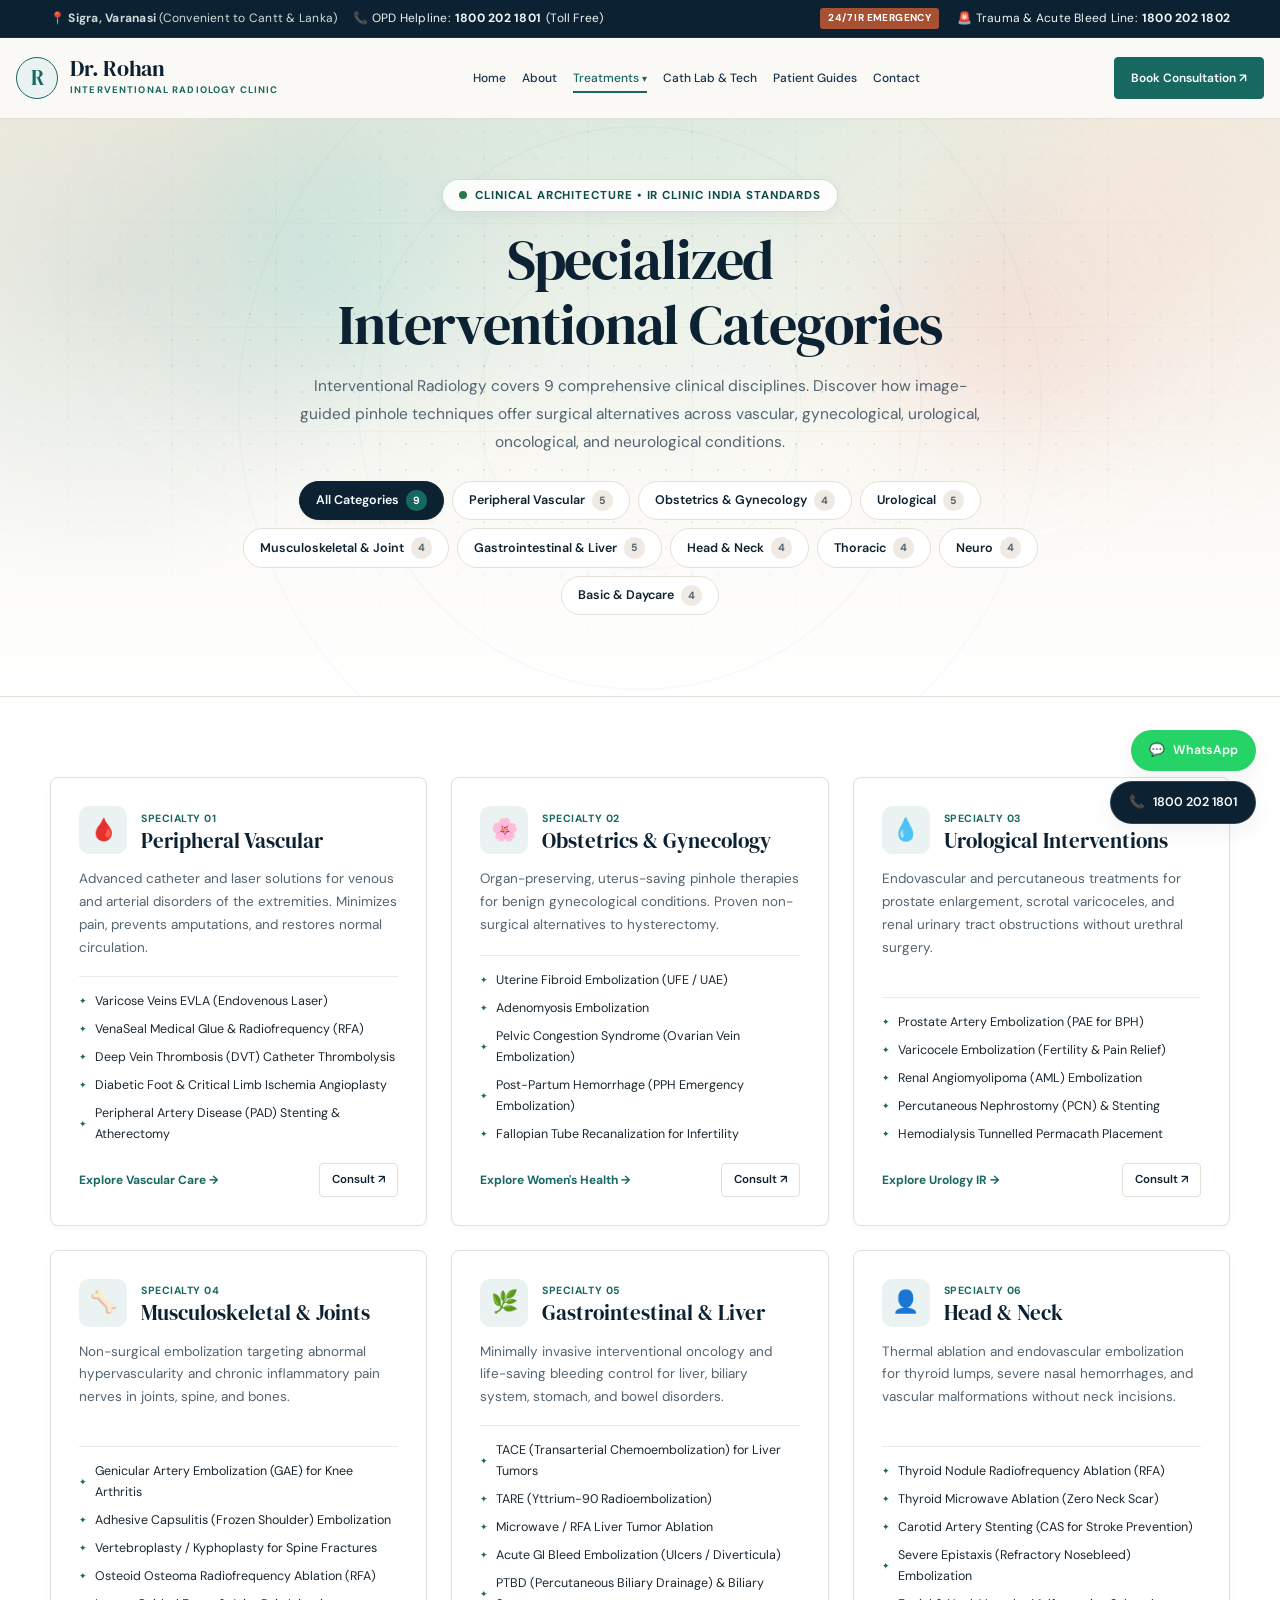
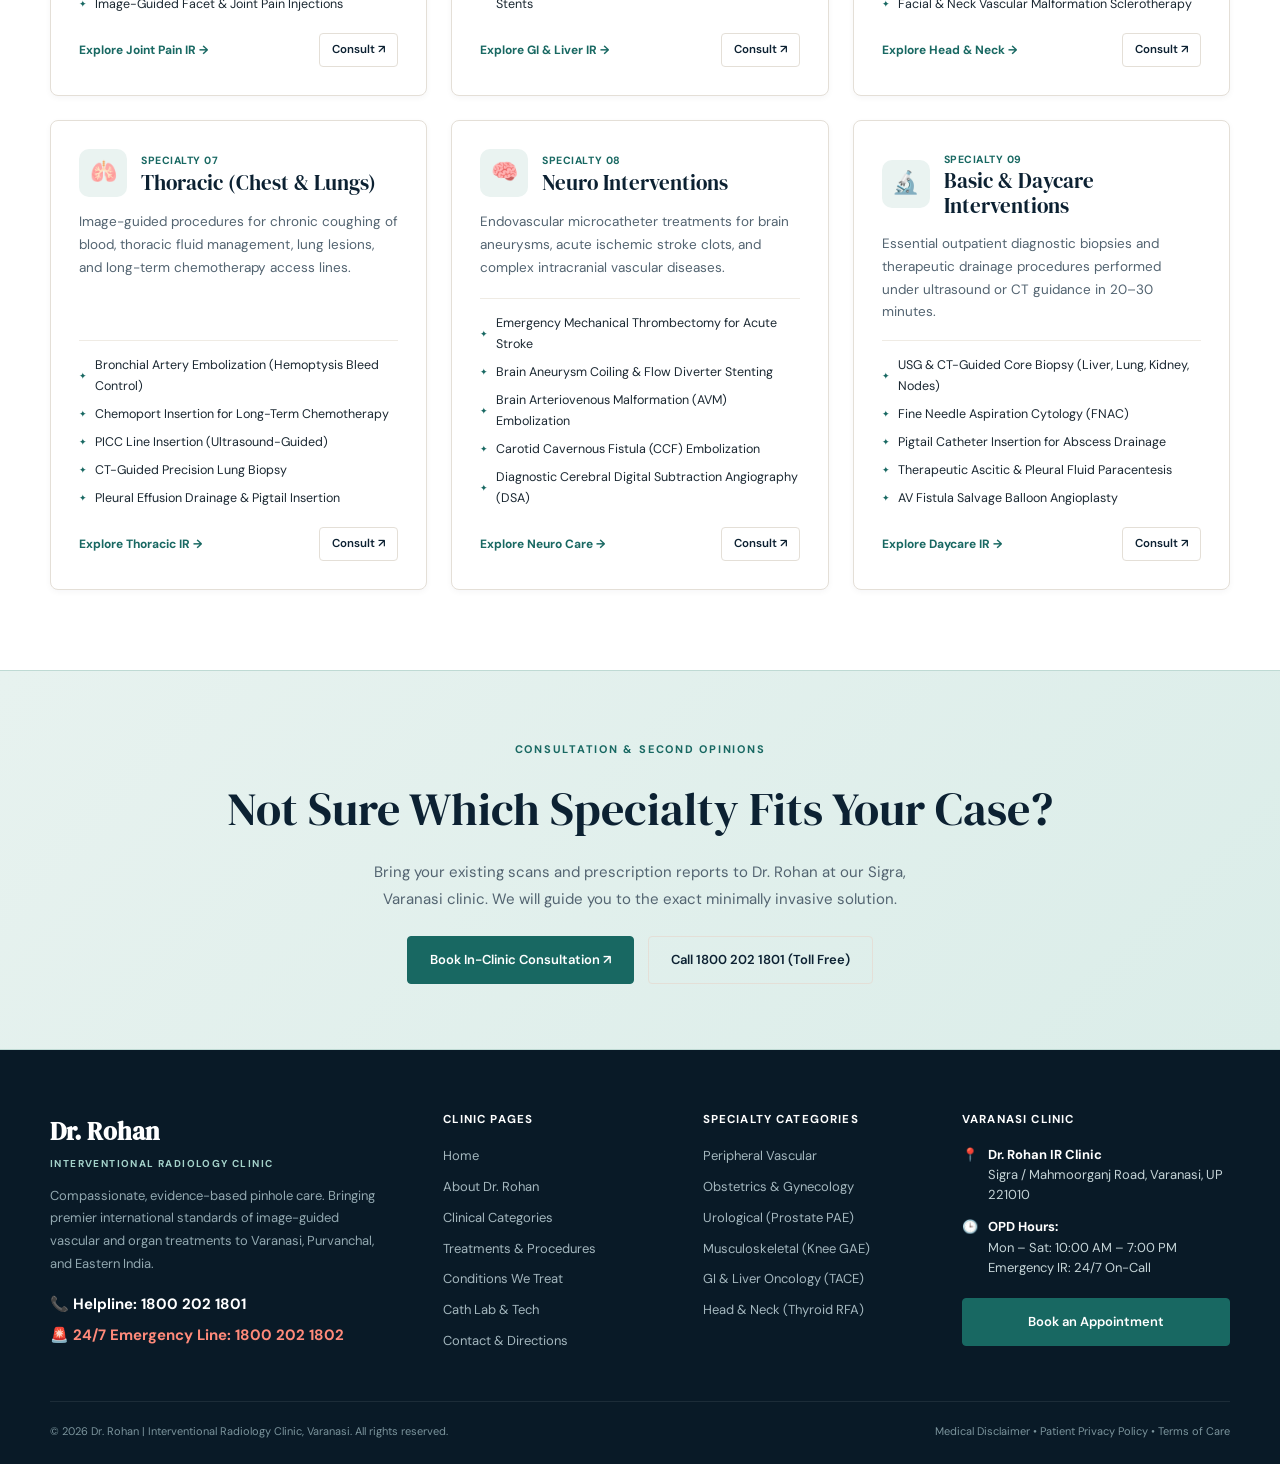
<file: categories.html>
<!DOCTYPE html>
<html lang="en">
<head>
  <meta charset="UTF-8">
  <meta name="viewport" content="width=device-width, initial-scale=1.0">
  <meta name="description" content="Clinical Categories & Interventional Radiology Specialties at Dr. Rohan's Clinic in Varanasi. Peripheral Vascular, Obstetrics & Gynecology, Urology, Musculoskeletal, GI & Liver, Thoracic, and Neuro Interventions.">
  <title>Clinical Categories & Specialties | Dr. Rohan Interventional Radiology</title>
  <link rel="preconnect" href="https://fonts.googleapis.com">
  <link rel="preconnect" href="https://fonts.gstatic.com" crossorigin>
  <link href="https://fonts.googleapis.com/css2?family=DM+Sans:ital,wght@0,400;0,500;0,600;0,700;1,400&family=DM+Serif+Display:ital@0;1&display=swap" rel="stylesheet">
  <link rel="stylesheet" href="styles.css">
</head>
<body>

  <!-- TOP EMERGENCY & HELPLINE BAR -->
  <div class="topline">
    <div class="container">
      <div class="topline-left">
        <span>📍 <strong>Sigra, Varanasi</strong> (Convenient to Cantt & Lanka)</span>
        <a href="tel:18002021801">📞 OPD Helpline: <strong>1800 202 1801</strong> (Toll Free)</a>
      </div>
      <div class="topline-right">
        <span class="topline-badge">24/7 IR EMERGENCY</span>
        <a href="tel:18002021802">🚨 Trauma & Acute Bleed Line: <strong>1800 202 1802</strong></a>
      </div>
    </div>
  </div>

  <!-- NAVIGATION HEADER -->
  <header class="header">
    <div class="container nav">
      <a class="logo" href="index.html">
        <span class="logo-emblem">R</span>
        <div class="logo-text">
          <strong>Dr. Rohan</strong>
          <small>Interventional Radiology Clinic</small>
        </div>
      </a>

      <!-- Desktop Navlinks -->
      <nav class="navlinks">
        <a href="index.html">Home</a>
        <a href="about.html">About</a>
        <div class="nav-dropdown active">
          <a href="treatments.html" class="nav-dropdown-trigger">
            Treatments <span class="dropdown-chevron">▾</span>
          </a>
          <div class="dropdown-menu">
            <a href="categories.html" class="dropdown-item active">Categories</a>
            <a href="treatments.html" class="dropdown-item">Procedures</a>
            <a href="conditions.html" class="dropdown-item">Diseases</a>
            <a href="conditions.html#symptoms" class="dropdown-item">Symptoms</a>
          </div>
        </div>
        <a href="technology.html">Cath Lab & Tech</a>
        <a href="insights.html">Patient Guides</a>
        <a href="contact.html">Contact</a>
      </nav>

      <!-- Nav Actions -->
      <div class="nav-actions">
        <button class="btn" onclick="openBooking()">Book Consultation ↗</button>
        <button class="menu-toggle" onclick="toggleMenu()" aria-label="Toggle navigation menu">☰</button>
      </div>

      <!-- Mobile Navigation Drawer -->
      <nav class="mobile-nav" id="mobileNav">
        <a href="index.html" onclick="toggleMenu()">Home</a>
        <a href="about.html" onclick="toggleMenu()">About Dr. Rohan</a>
        <div class="mobile-dropdown open">
          <button class="mobile-dropdown-btn" type="button" onclick="toggleMobileDropdown(this)">
            <span>Treatments</span>
            <span class="dropdown-chevron">▾</span>
          </button>
          <div class="mobile-dropdown-content">
            <a href="categories.html" onclick="toggleMenu()" class="active">Categories</a>
            <a href="treatments.html" onclick="toggleMenu()">Procedures</a>
            <a href="conditions.html" onclick="toggleMenu()">Diseases</a>
            <a href="conditions.html#symptoms" onclick="toggleMenu()">Symptoms</a>
          </div>
        </div>
        <a href="technology.html" onclick="toggleMenu()">Cath Lab & Tech</a>
        <a href="insights.html" onclick="toggleMenu()">Patient Guides</a>
        <a href="contact.html" onclick="toggleMenu()">Contact</a>
        <button class="btn" onclick="toggleMenu(); openBooking();">Book Consultation ↗</button>
      </nav>
    </div>
  </header>

  <main>
    <!-- PAGE HERO -->
    <section class="hero" style="padding:60px 0 45px;">
      <div class="hero-glow-orb-1"></div>
      <div class="hero-glow-orb-2"></div>
      <div class="container" style="text-align:center;max-width:880px;">
        <span class="kicker"><span class="pulse-dot"></span>Clinical Architecture &bull; IR Clinic India Standards</span>
        <h1>Specialized Interventional Categories</h1>
        <p class="hero-copy" style="margin:0 auto 24px;">
          Interventional Radiology covers 9 comprehensive clinical disciplines. Discover how image-guided pinhole techniques offer surgical alternatives across vascular, gynecological, urological, oncological, and neurological conditions.
        </p>

        <!-- Category Filter Tabs -->
        <div class="category-filter-bar">
          <button class="category-filter-tab active" onclick="filterCategory('all', this)">
            All Categories <span class="tab-count">9</span>
          </button>
          <button class="category-filter-tab" onclick="filterCategory('vascular', this)">
            Peripheral Vascular <span class="tab-count">5</span>
          </button>
          <button class="category-filter-tab" onclick="filterCategory('obgyn', this)">
            Obstetrics & Gynecology <span class="tab-count">4</span>
          </button>
          <button class="category-filter-tab" onclick="filterCategory('urology', this)">
            Urological <span class="tab-count">5</span>
          </button>
          <button class="category-filter-tab" onclick="filterCategory('msk', this)">
            Musculoskeletal & Joint <span class="tab-count">4</span>
          </button>
          <button class="category-filter-tab" onclick="filterCategory('gi', this)">
            Gastrointestinal & Liver <span class="tab-count">5</span>
          </button>
          <button class="category-filter-tab" onclick="filterCategory('headneck', this)">
            Head & Neck <span class="tab-count">4</span>
          </button>
          <button class="category-filter-tab" onclick="filterCategory('thoracic', this)">
            Thoracic <span class="tab-count">4</span>
          </button>
          <button class="category-filter-tab" onclick="filterCategory('neuro', this)">
            Neuro <span class="tab-count">4</span>
          </button>
          <button class="category-filter-tab" onclick="filterCategory('basic', this)">
            Basic & Daycare <span class="tab-count">4</span>
          </button>
        </div>
      </div>
    </section>

    <!-- CATEGORY CARDS GRID (ALL 9 IR CLINIC SPECIALTIES) -->
    <section class="section white">
      <div class="container">
        <div class="category-cards-grid">
          
          <!-- 1. Peripheral Vascular -->
          <article class="category-specialty-card" data-cat="vascular">
            <div class="category-card-header">
              <div class="category-card-icon">🩸</div>
              <div>
                <small>SPECIALTY 01</small>
                <h3>Peripheral Vascular</h3>
              </div>
            </div>
            <p class="category-card-desc">
              Advanced catheter and laser solutions for venous and arterial disorders of the extremities. Minimizes pain, prevents amputations, and restores normal circulation.
            </p>
            <ul class="category-procedures-list">
              <li>Varicose Veins EVLA (Endovenous Laser)</li>
              <li>VenaSeal Medical Glue & Radiofrequency (RFA)</li>
              <li>Deep Vein Thrombosis (DVT) Catheter Thrombolysis</li>
              <li>Diabetic Foot & Critical Limb Ischemia Angioplasty</li>
              <li>Peripheral Artery Disease (PAD) Stenting & Atherectomy</li>
            </ul>
            <div class="category-card-footer">
              <a class="category-action-link" href="treatments.html#varicose">Explore Vascular Care →</a>
              <button class="btn secondary" style="padding:6px 12px;font-size:11.5px;" onclick="openBooking('Peripheral Vascular')">Consult ↗</button>
            </div>
          </article>

          <!-- 2. Obstetrics & Gynecology -->
          <article class="category-specialty-card" data-cat="obgyn">
            <div class="category-card-header">
              <div class="category-card-icon">🌸</div>
              <div>
                <small>SPECIALTY 02</small>
                <h3>Obstetrics & Gynecology</h3>
              </div>
            </div>
            <p class="category-card-desc">
              Organ-preserving, uterus-saving pinhole therapies for benign gynecological conditions. Proven non-surgical alternatives to hysterectomy.
            </p>
            <ul class="category-procedures-list">
              <li>Uterine Fibroid Embolization (UFE / UAE)</li>
              <li>Adenomyosis Embolization</li>
              <li>Pelvic Congestion Syndrome (Ovarian Vein Embolization)</li>
              <li>Post-Partum Hemorrhage (PPH Emergency Embolization)</li>
              <li>Fallopian Tube Recanalization for Infertility</li>
            </ul>
            <div class="category-card-footer">
              <a class="category-action-link" href="treatments.html#fibroids">Explore Women's Health →</a>
              <button class="btn secondary" style="padding:6px 12px;font-size:11.5px;" onclick="openBooking('Uterine Fibroids (UFE)')">Consult ↗</button>
            </div>
          </article>

          <!-- 3. Urological -->
          <article class="category-specialty-card" data-cat="urology">
            <div class="category-card-header">
              <div class="category-card-icon">💧</div>
              <div>
                <small>SPECIALTY 03</small>
                <h3>Urological Interventions</h3>
              </div>
            </div>
            <p class="category-card-desc">
              Endovascular and percutaneous treatments for prostate enlargement, scrotal varicoceles, and renal urinary tract obstructions without urethral surgery.
            </p>
            <ul class="category-procedures-list">
              <li>Prostate Artery Embolization (PAE for BPH)</li>
              <li>Varicocele Embolization (Fertility & Pain Relief)</li>
              <li>Renal Angiomyolipoma (AML) Embolization</li>
              <li>Percutaneous Nephrostomy (PCN) & Stenting</li>
              <li>Hemodialysis Tunnelled Permacath Placement</li>
            </ul>
            <div class="category-card-footer">
              <a class="category-action-link" href="treatments.html#prostate">Explore Urology IR →</a>
              <button class="btn secondary" style="padding:6px 12px;font-size:11.5px;" onclick="openBooking('Prostate PAE / Urology')">Consult ↗</button>
            </div>
          </article>

          <!-- 4. Musculoskeletal & Joint Pain -->
          <article class="category-specialty-card" data-cat="msk">
            <div class="category-card-header">
              <div class="category-card-icon">🦴</div>
              <div>
                <small>SPECIALTY 04</small>
                <h3>Musculoskeletal & Joints</h3>
              </div>
            </div>
            <p class="category-card-desc">
              Non-surgical embolization targeting abnormal hypervascularity and chronic inflammatory pain nerves in joints, spine, and bones.
            </p>
            <ul class="category-procedures-list">
              <li>Genicular Artery Embolization (GAE) for Knee Arthritis</li>
              <li>Adhesive Capsulitis (Frozen Shoulder) Embolization</li>
              <li>Vertebroplasty / Kyphoplasty for Spine Fractures</li>
              <li>Osteoid Osteoma Radiofrequency Ablation (RFA)</li>
              <li>Image-Guided Facet & Joint Pain Injections</li>
            </ul>
            <div class="category-card-footer">
              <a class="category-action-link" href="treatments.html#knee">Explore Joint Pain IR →</a>
              <button class="btn secondary" style="padding:6px 12px;font-size:11.5px;" onclick="openBooking('Knee Pain (GAE)')">Consult ↗</button>
            </div>
          </article>

          <!-- 5. Gastrointestinal & Hepatobiliary -->
          <article class="category-specialty-card" data-cat="gi">
            <div class="category-card-header">
              <div class="category-card-icon">🌿</div>
              <div>
                <small>SPECIALTY 05</small>
                <h3>Gastrointestinal & Liver</h3>
              </div>
            </div>
            <p class="category-card-desc">
              Minimally invasive interventional oncology and life-saving bleeding control for liver, biliary system, stomach, and bowel disorders.
            </p>
            <ul class="category-procedures-list">
              <li>TACE (Transarterial Chemoembolization) for Liver Tumors</li>
              <li>TARE (Yttrium-90 Radioembolization)</li>
              <li>Microwave / RFA Liver Tumor Ablation</li>
              <li>Acute GI Bleed Embolization (Ulcers / Diverticula)</li>
              <li>PTBD (Percutaneous Biliary Drainage) & Biliary Stents</li>
            </ul>
            <div class="category-card-footer">
              <a class="category-action-link" href="treatments.html#oncology">Explore GI & Liver IR →</a>
              <button class="btn secondary" style="padding:6px 12px;font-size:11.5px;" onclick="openBooking('Liver TACE / GI')">Consult ↗</button>
            </div>
          </article>

          <!-- 6. Head & Neck -->
          <article class="category-specialty-card" data-cat="headneck">
            <div class="category-card-header">
              <div class="category-card-icon">👤</div>
              <div>
                <small>SPECIALTY 06</small>
                <h3>Head & Neck</h3>
              </div>
            </div>
            <p class="category-card-desc">
              Thermal ablation and endovascular embolization for thyroid lumps, severe nasal hemorrhages, and vascular malformations without neck incisions.
            </p>
            <ul class="category-procedures-list">
              <li>Thyroid Nodule Radiofrequency Ablation (RFA)</li>
              <li>Thyroid Microwave Ablation (Zero Neck Scar)</li>
              <li>Carotid Artery Stenting (CAS for Stroke Prevention)</li>
              <li>Severe Epistaxis (Refractory Nosebleed) Embolization</li>
              <li>Facial & Neck Vascular Malformation Sclerotherapy</li>
            </ul>
            <div class="category-card-footer">
              <a class="category-action-link" href="treatments.html#thyroid">Explore Head & Neck →</a>
              <button class="btn secondary" style="padding:6px 12px;font-size:11.5px;" onclick="openBooking('Thyroid RFA')">Consult ↗</button>
            </div>
          </article>

          <!-- 7. Thoracic & Pulmonary -->
          <article class="category-specialty-card" data-cat="thoracic">
            <div class="category-card-header">
              <div class="category-card-icon">🫁</div>
              <div>
                <small>SPECIALTY 07</small>
                <h3>Thoracic (Chest & Lungs)</h3>
              </div>
            </div>
            <p class="category-card-desc">
              Image-guided procedures for chronic coughing of blood, thoracic fluid management, lung lesions, and long-term chemotherapy access lines.
            </p>
            <ul class="category-procedures-list">
              <li>Bronchial Artery Embolization (Hemoptysis Bleed Control)</li>
              <li>Chemoport Insertion for Long-Term Chemotherapy</li>
              <li>PICC Line Insertion (Ultrasound-Guided)</li>
              <li>CT-Guided Precision Lung Biopsy</li>
              <li>Pleural Effusion Drainage & Pigtail Insertion</li>
            </ul>
            <div class="category-card-footer">
              <a class="category-action-link" href="treatments.html#dialysis">Explore Thoracic IR →</a>
              <button class="btn secondary" style="padding:6px 12px;font-size:11.5px;" onclick="openBooking('Thoracic & Chemoport')">Consult ↗</button>
            </div>
          </article>

          <!-- 8. Neuro Interventions -->
          <article class="category-specialty-card" data-cat="neuro">
            <div class="category-card-header">
              <div class="category-card-icon">🧠</div>
              <div>
                <small>SPECIALTY 08</small>
                <h3>Neuro Interventions</h3>
              </div>
            </div>
            <p class="category-card-desc">
              Endovascular microcatheter treatments for brain aneurysms, acute ischemic stroke clots, and complex intracranial vascular diseases.
            </p>
            <ul class="category-procedures-list">
              <li>Emergency Mechanical Thrombectomy for Acute Stroke</li>
              <li>Brain Aneurysm Coiling & Flow Diverter Stenting</li>
              <li>Brain Arteriovenous Malformation (AVM) Embolization</li>
              <li>Carotid Cavernous Fistula (CCF) Embolization</li>
              <li>Diagnostic Cerebral Digital Subtraction Angiography (DSA)</li>
            </ul>
            <div class="category-card-footer">
              <a class="category-action-link" href="technology.html">Explore Neuro Care →</a>
              <button class="btn secondary" style="padding:6px 12px;font-size:11.5px;" onclick="openBooking('Neuro Intervention')">Consult ↗</button>
            </div>
          </article>

          <!-- 9. Basic & Daycare Interventions -->
          <article class="category-specialty-card" data-cat="basic">
            <div class="category-card-header">
              <div class="category-card-icon">🔬</div>
              <div>
                <small>SPECIALTY 09</small>
                <h3>Basic & Daycare Interventions</h3>
              </div>
            </div>
            <p class="category-card-desc">
              Essential outpatient diagnostic biopsies and therapeutic drainage procedures performed under ultrasound or CT guidance in 20–30 minutes.
            </p>
            <ul class="category-procedures-list">
              <li>USG & CT-Guided Core Biopsy (Liver, Lung, Kidney, Nodes)</li>
              <li>Fine Needle Aspiration Cytology (FNAC)</li>
              <li>Pigtail Catheter Insertion for Abscess Drainage</li>
              <li>Therapeutic Ascitic & Pleural Fluid Paracentesis</li>
              <li>AV Fistula Salvage Balloon Angioplasty</li>
            </ul>
            <div class="category-card-footer">
              <a class="category-action-link" href="treatments.html#dialysis">Explore Daycare IR →</a>
              <button class="btn secondary" style="padding:6px 12px;font-size:11.5px;" onclick="openBooking('Daycare Biopsy / Drainage')">Consult ↗</button>
            </div>
          </article>

        </div>
      </div>
    </section>

    <!-- CALL TO ACTION BANNER -->
    <section class="cta-banner">
      <div class="container">
        <span class="kicker">Consultation & Second Opinions</span>
        <h2>Not Sure Which Specialty Fits Your Case?</h2>
        <p>Bring your existing scans and prescription reports to Dr. Rohan at our Sigra, Varanasi clinic. We will guide you to the exact minimally invasive solution.</p>
        <div style="display:flex;gap:14px;justify-content:center;flex-wrap:wrap;">
          <button class="btn" onclick="openBooking()">Book In-Clinic Consultation ↗</button>
          <a class="btn secondary" href="tel:18002021801">Call 1800 202 1801 (Toll Free)</a>
        </div>
      </div>
    </section>
  </main>

  <!-- FOOTER -->
  <footer>
    <div class="container">
      <div class="footer-grid">
        <div class="footer-brand">
          <h3>Dr. Rohan</h3>
          <div class="footer-tagline">INTERVENTIONAL RADIOLOGY CLINIC</div>
          <p>
            Compassionate, evidence-based pinhole care. Bringing premier international standards of image-guided vascular and organ treatments to Varanasi, Purvanchal, and Eastern India.
          </p>
          <div style="margin-top:16px;">
            <a href="tel:18002021801" style="color:#fff;font-weight:700;display:inline-block;margin-bottom:6px;">📞 Helpline: 1800 202 1801</a><br>
            <a href="tel:18002021802" style="color:#ff8a7a;font-weight:700;">🚨 24/7 Emergency Line: 1800 202 1802</a>
          </div>
        </div>

        <div class="footer-col">
          <h4>CLINIC PAGES</h4>
          <a href="index.html">Home</a>
          <a href="about.html">About Dr. Rohan</a>
          <a href="categories.html">Clinical Categories</a>
          <a href="treatments.html">Treatments & Procedures</a>
          <a href="conditions.html">Conditions We Treat</a>
          <a href="technology.html">Cath Lab & Tech</a>
          <a href="contact.html">Contact & Directions</a>
        </div>

        <div class="footer-col">
          <h4>SPECIALTY CATEGORIES</h4>
          <a href="categories.html">Peripheral Vascular</a>
          <a href="categories.html">Obstetrics & Gynecology</a>
          <a href="categories.html">Urological (Prostate PAE)</a>
          <a href="categories.html">Musculoskeletal (Knee GAE)</a>
          <a href="categories.html">GI & Liver Oncology (TACE)</a>
          <a href="categories.html">Head & Neck (Thyroid RFA)</a>
        </div>

        <div class="footer-col">
          <h4>VARANASI CLINIC</h4>
          <div class="footer-contact-item">
            <span>📍</span>
            <div>
              <b>Dr. Rohan IR Clinic</b><br>
              Sigra / Mahmoorganj Road, Varanasi, UP 221010
            </div>
          </div>
          <div class="footer-contact-item">
            <span>🕒</span>
            <div>
              <b>OPD Hours:</b><br>
              Mon – Sat: 10:00 AM – 7:00 PM<br>
              Emergency IR: 24/7 On-Call
            </div>
          </div>
          <button class="btn" onclick="openBooking()" style="margin-top:8px;width:100%;">Book an Appointment</button>
        </div>
      </div>

      <div class="copyright-bar">
        <span>© 2026 Dr. Rohan | Interventional Radiology Clinic, Varanasi. All rights reserved.</span>
        <span>Medical Disclaimer • Patient Privacy Policy • Terms of Care</span>
      </div>
    </div>
  </footer>

  <!-- MOBILE BOTTOM BAR -->
  <div class="mobile-cta">
    <button class="btn" onclick="openBooking()">Book Appointment ↗</button>
  </div>

  <!-- BOOKING MODAL -->
  <div class="modal" id="bookingModal">
    <div class="modal-card">
      <button class="modal-close" onclick="closeBooking()" aria-label="Close modal">×</button>
      <span class="kicker">Appointment Request</span>
      <h2>Consult with Dr. Rohan</h2>
      <p style="font-size:13px;color:var(--muted);margin-bottom:16px;">
        Share your details below. Our Varanasi patient care desk will call you back within 2 hours to confirm your consultation time.
      </p>

      <form id="bookingForm">
        <div class="form-grid">
          <div class="field">
            <label>Patient Full Name *</label>
            <input type="text" required placeholder="e.g. Ramesh Kumar">
          </div>
          <div class="field">
            <label>Mobile Number *</label>
            <input type="tel" required pattern="[0-9+ -]{10,15}" placeholder="e.g. 9876543210">
          </div>
        </div>

        <div class="form-grid">
          <div class="field">
            <label>City / Town</label>
            <input type="text" placeholder="e.g. Varanasi, Mirzapur, Patna">
          </div>
          <div class="field">
            <label>Category / Procedure</label>
            <select id="procedureInterest">
              <option value="">Select Category</option>
              <option value="Peripheral Vascular">Peripheral Vascular (Varicose Veins/DVT)</option>
              <option value="Obstetrics & Gynecology">Obstetrics & Gynecology (Uterine Fibroids)</option>
              <option value="Urological">Urological (Prostate PAE / Varicocele)</option>
              <option value="Musculoskeletal">Musculoskeletal (Knee Arthritis GAE)</option>
              <option value="Gastrointestinal & Liver">Gastrointestinal & Liver (TACE/Ablation)</option>
              <option value="Head & Neck">Head & Neck (Thyroid RFA)</option>
              <option value="Thoracic">Thoracic (Chemoport / Biopsy)</option>
              <option value="Neuro">Neuro (Aneurysm / Stroke)</option>
              <option value="Basic Daycare">Basic Daycare (Biopsy / Drainage)</option>
            </select>
          </div>
        </div>

        <div class="form-grid">
          <div class="field">
            <label>Preferred Visit Date</label>
            <input type="date" id="preferredDate">
          </div>
          <div class="field">
            <label>Preferred Time Slot</label>
            <select>
              <option>Morning (10:00 AM - 1:00 PM)</option>
              <option>Afternoon (1:00 PM - 4:00 PM)</option>
              <option>Evening (4:00 PM - 7:00 PM)</option>
            </select>
          </div>
        </div>

        <div class="field">
          <label>Brief Medical Concern or Scans Done (Optional)</label>
          <textarea rows="3" placeholder="Describe symptoms, duration, or any ultrasound / MRI done..."></textarea>
        </div>

        <label style="font-size:11px;color:var(--muted);display:flex;align-items:center;gap:8px;margin-bottom:14px;">
          <input type="checkbox" required style="width:auto;"> I consent to be contacted regarding this medical appointment.
        </label>

        <button type="submit" class="btn" style="width:100%;">Confirm Appointment Request →</button>

        <div class="form-confirmation" id="confirmation">
          <strong>Thank you! Your request has been recorded.</strong><br>
          Our Varanasi clinic coordinator will call you shortly on your provided mobile number. For immediate assistance, call <strong>1800 202 1801</strong>.
        </div>
      </form>
    </div>
  </div>

  <script src="main.js"></script>
</body>
</html>
</file>
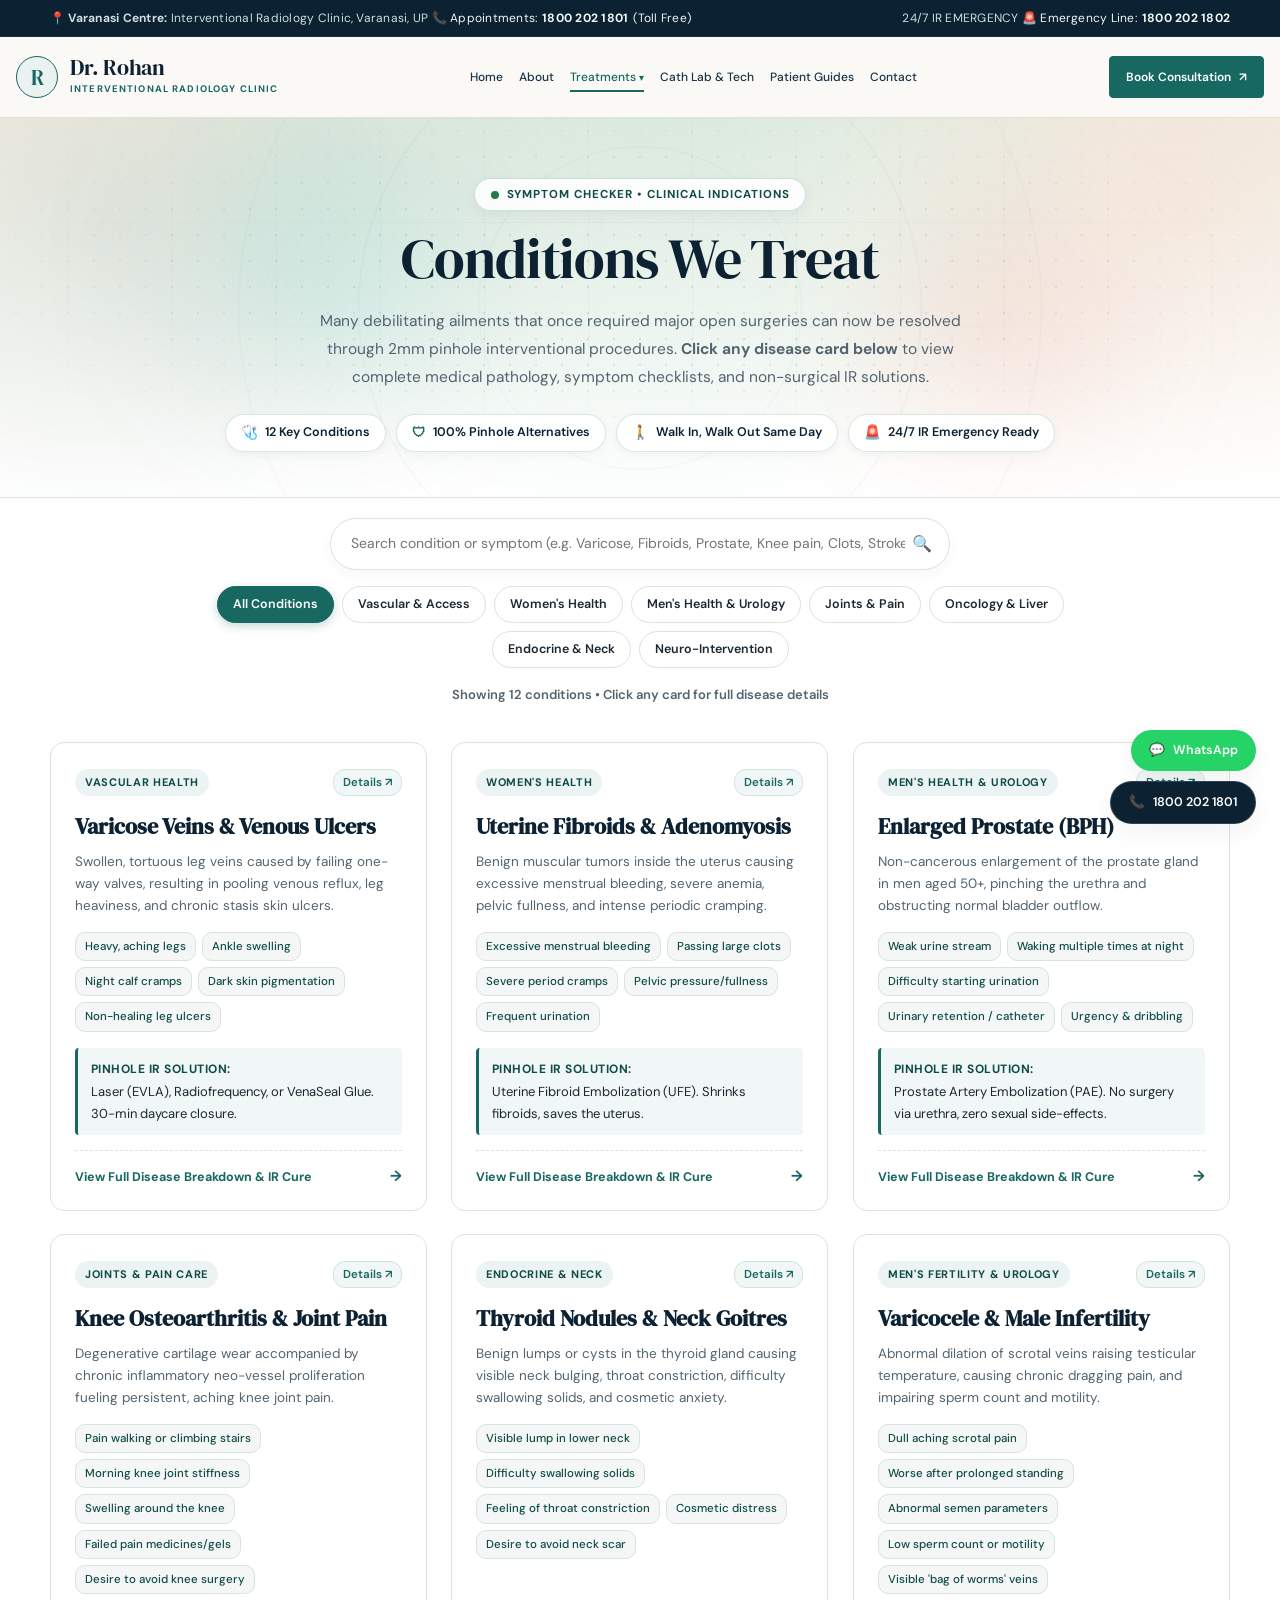
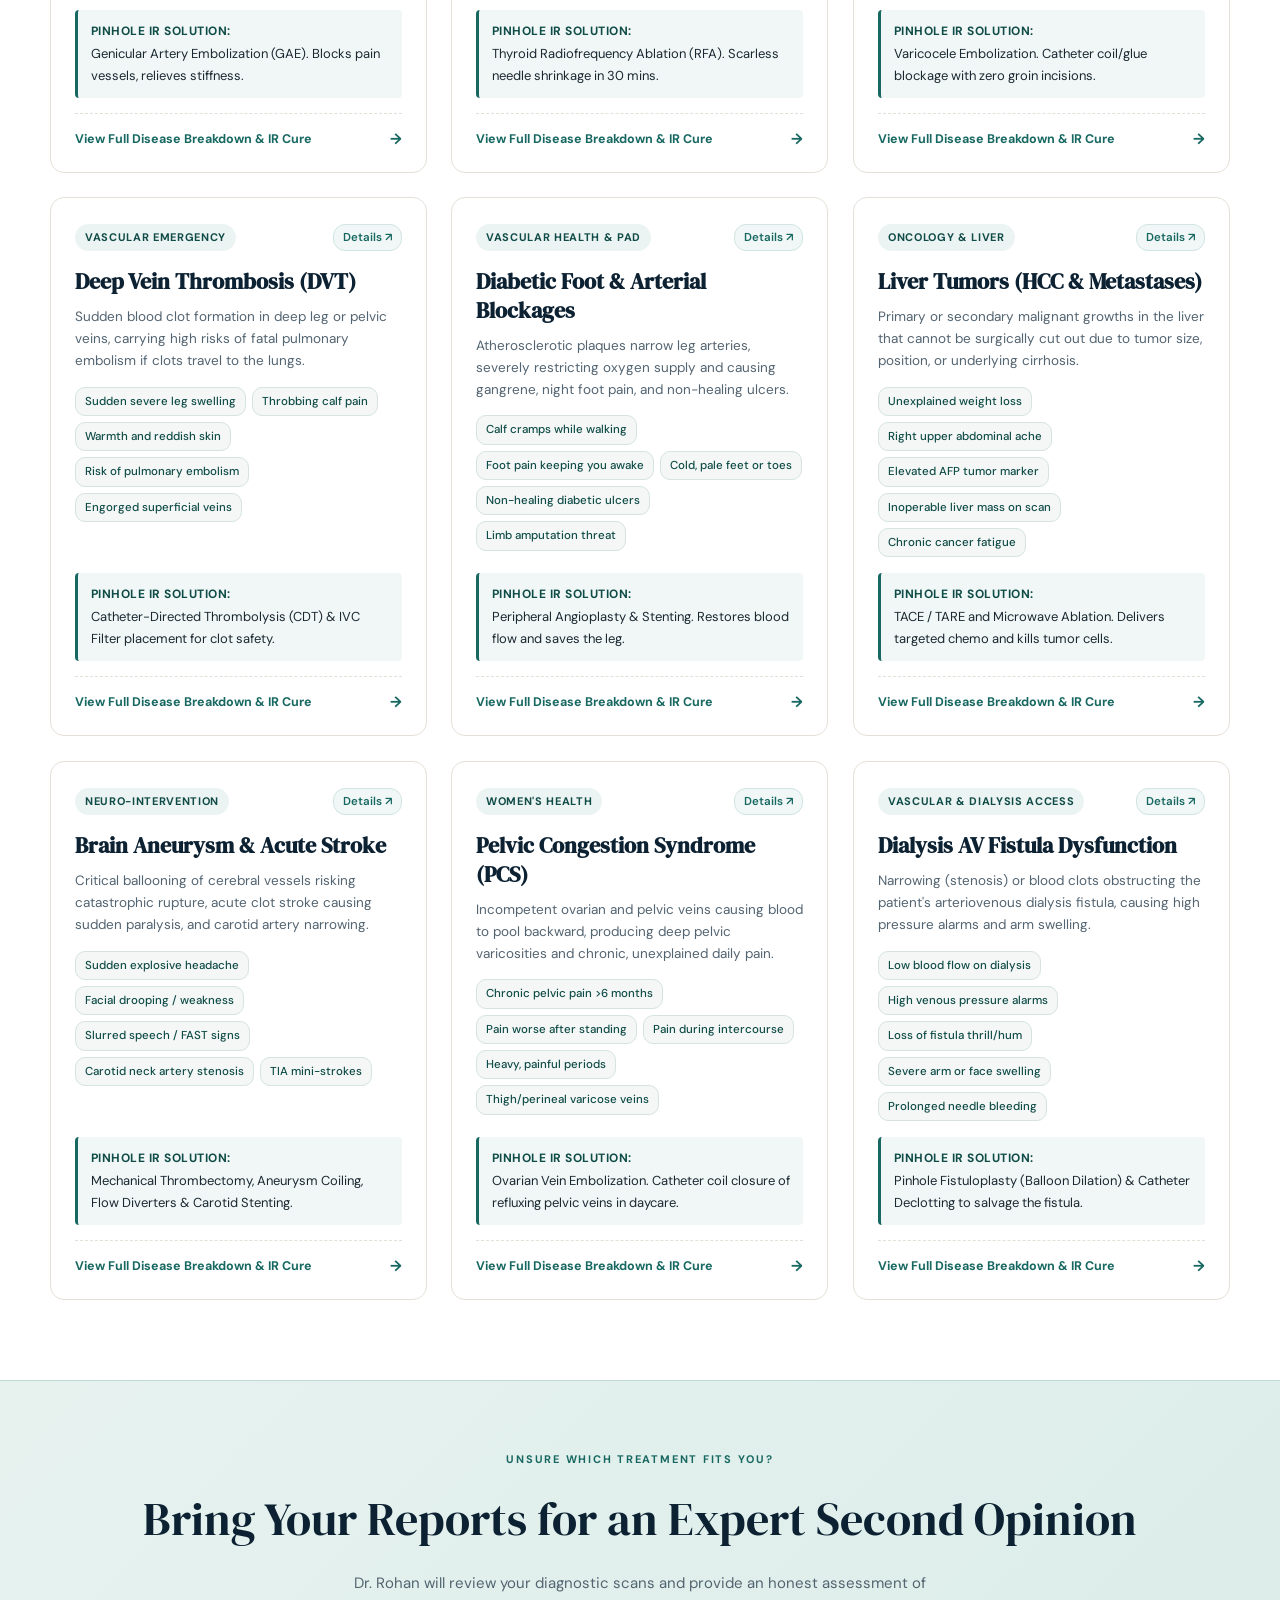
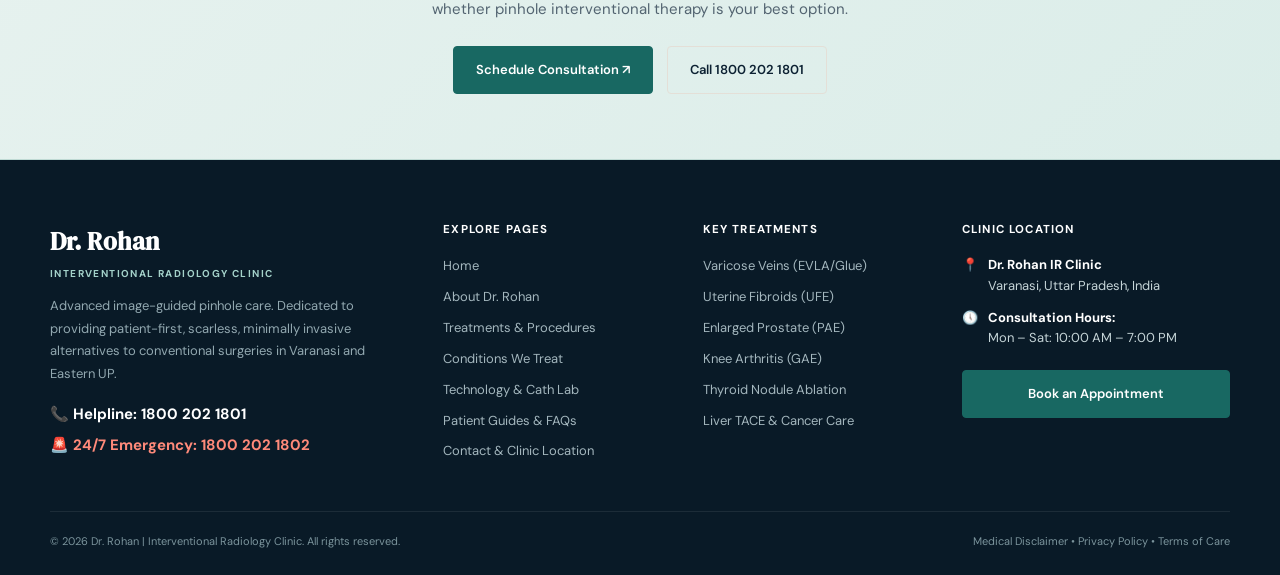
<file: conditions.html>
<!DOCTYPE html>
<html lang="en">
<head>
  <meta charset="UTF-8">
  <meta name="viewport" content="width=device-width, initial-scale=1.0">
  <meta name="description" content="Conditions We Treat with Interventional Radiology in Varanasi. Check your symptoms and explore non-surgical pinhole solutions for varicose veins, fibroids, prostate, knee pain, and vascular issues.">
  <title>Conditions We Treat | Dr. Rohan Interventional Radiology</title>
  <link rel="preconnect" href="https://fonts.googleapis.com">
  <link rel="preconnect" href="https://fonts.gstatic.com" crossorigin>
  <link href="https://fonts.googleapis.com/css2?family=DM+Sans:ital,wght@0,400;0,500;0,600;0,700;1,400&family=DM+Serif+Display:ital@0;1&display=swap" rel="stylesheet">
  <link rel="stylesheet" href="styles.css">
  <style>
    /* CONDITIONS TOOLBAR (SEARCH & FILTER PILLS) */
    .conditions-toolbar {
      margin: 0 auto 36px;
      max-width: 960px;
      display: flex;
      flex-direction: column;
      gap: 16px;
      align-items: center;
      text-align: center;
    }
    .condition-search-wrap {
      position: relative;
      width: 100%;
      max-width: 620px;
    }
    .condition-search-input {
      width: 100%;
      padding: 13px 44px 13px 20px;
      border-radius: 30px;
      border: 1.5px solid var(--border, #d2dedb);
      background: #ffffff;
      font-size: 14px;
      color: var(--ink);
      box-shadow: 0 4px 14px rgba(12, 33, 50, 0.04);
      outline: none;
      transition: border-color 0.2s, box-shadow 0.2s;
    }
    .condition-search-input:focus {
      border-color: var(--teal);
      box-shadow: 0 4px 18px rgba(24, 104, 98, 0.15);
    }
    .condition-search-icon {
      position: absolute;
      right: 18px;
      top: 50%;
      transform: translateY(-50%);
      font-size: 16px;
      color: var(--muted);
      pointer-events: none;
    }
    .condition-filter-pills {
      display: flex;
      gap: 8px;
      flex-wrap: wrap;
      justify-content: center;
    }
    .condition-pill {
      border: 1px solid var(--border, #d2dedb);
      background: #ffffff;
      color: var(--ink);
      padding: 7px 15px;
      border-radius: 20px;
      font-size: 12.5px;
      font-weight: 600;
      cursor: pointer;
      transition: all 0.2s ease;
    }
    .condition-pill:hover {
      border-color: var(--teal);
      color: var(--teal);
    }
    .condition-pill.active {
      background: var(--teal);
      color: #ffffff;
      border-color: var(--teal);
      box-shadow: 0 3px 10px rgba(24, 104, 98, 0.25);
    }

    /* INTERACTIVE CONDITION CARDS */
    .conditions-grid {
      display: grid;
      grid-template-columns: repeat(3, 1fr);
      gap: 24px;
    }
    @media (max-width: 980px) {
      .conditions-grid {
        grid-template-columns: repeat(2, 1fr);
      }
    }
    @media (max-width: 640px) {
      .conditions-grid {
        grid-template-columns: 1fr;
      }
    }

    .condition-card {
      background: #ffffff;
      border: 1.5px solid var(--line, #e2ebe8);
      border-radius: 14px;
      padding: 26px 24px 20px;
      transition: all 0.28s cubic-bezier(0.16, 1, 0.3, 1);
      display: flex;
      flex-direction: column;
      cursor: pointer;
      position: relative;
      text-align: left;
    }
    .condition-card:hover {
      transform: translateY(-6px);
      box-shadow: 0 18px 40px rgba(12, 33, 50, 0.12);
      border-color: var(--teal);
    }
    .condition-card-header {
      display: flex;
      justify-content: space-between;
      align-items: center;
      margin-bottom: 12px;
    }
    .condition-cat-badge {
      font-size: 11px;
      font-weight: 700;
      letter-spacing: 0.06em;
      text-transform: uppercase;
      color: var(--teal-dark);
      background: rgba(24, 104, 98, 0.08);
      padding: 4px 10px;
      border-radius: 14px;
    }
    .condition-badge-click {
      font-size: 11.5px;
      font-weight: 600;
      color: var(--teal);
      display: inline-flex;
      align-items: center;
      gap: 3px;
      background: #f0f7f6;
      border: 1px solid #d0e5e2;
      padding: 3px 9px;
      border-radius: 12px;
      transition: all 0.2s;
    }
    .condition-card:hover .condition-badge-click {
      background: var(--teal);
      color: #ffffff;
      border-color: var(--teal);
    }

    .condition-card h3 {
      font-family: var(--serif, 'DM Serif Display', Georgia, serif);
      font-size: 22px;
      line-height: 1.3;
      margin: 4px 0 10px;
      color: var(--oxford, #0c2132);
    }
    .condition-card p.condition-desc {
      color: var(--muted, #5f7571);
      font-size: 13.5px;
      line-height: 1.65;
      margin-bottom: 14px;
    }

    .symptom-tag-list {
      display: flex;
      flex-wrap: wrap;
      gap: 6px;
      margin-bottom: 16px;
    }
    .symptom-tag {
      background: #f4f7f6;
      border: 1px solid #d5e4e0;
      padding: 4px 9px;
      border-radius: 10px;
      font-size: 11.5px;
      color: var(--teal-dark);
      font-weight: 500;
    }

    .solution-box {
      background: #f0f7f6;
      border-left: 3px solid var(--teal);
      padding: 11px 13px;
      border-radius: 4px;
      margin-top: auto;
      font-size: 13px;
      color: var(--ink);
    }
    .solution-box strong {
      color: var(--teal-dark);
      display: block;
      margin-bottom: 2px;
      font-size: 12px;
      text-transform: uppercase;
      letter-spacing: 0.04em;
    }

    .condition-card-action {
      margin-top: 15px;
      padding-top: 13px;
      border-top: 1px dashed var(--line, #e2ebe8);
      display: flex;
      align-items: center;
      justify-content: space-between;
      font-size: 12.5px;
      font-weight: 700;
      color: var(--teal);
    }
    .action-arrow {
      font-size: 15px;
      transition: transform 0.2s ease;
      display: inline-block;
    }
    .condition-card:hover .action-arrow {
      transform: translateX(4px);
    }
  </style>
</head>
<body>

  <!-- TOP HELPLINE BAR -->
  <div class="topline">
    <div class="container">
      <div class="topline-contact">
        <span>&#128205; <strong>Varanasi Centre:</strong> Interventional Radiology Clinic, Varanasi, UP</span>
        <a href="tel:18002021801">&#128222; Appointments: <strong>1800 202 1801</strong> (Toll Free)</a>
      </div>
      <div class="topline-contact">
        <span class="badge-emergency">24/7 IR EMERGENCY</span>
        <a href="tel:18002021802">&#128680; Emergency Line: <strong>1800 202 1802</strong></a>
      </div>
    </div>
  </div>

  <!-- NAVIGATION HEADER -->
  <header class="header">
    <div class="container nav">
      <a class="logo" href="index.html">
        <span class="logo-emblem">R</span>
        <div class="logo-text">
          <strong>Dr. Rohan</strong>
          <small>Interventional Radiology Clinic</small>
        </div>
      </a>

      <nav class="navlinks">
        <a href="index.html">Home</a>
        <a href="about.html">About</a>
        <div class="nav-dropdown active">
          <a href="treatments.html" class="nav-dropdown-trigger">
            Treatments <span class="dropdown-chevron">&#9662;</span>
          </a>
          <div class="dropdown-menu">
            <a href="categories.html" class="dropdown-item">Categories</a>
            <a href="treatments.html" class="dropdown-item">Procedures</a>
            <a href="conditions.html" class="dropdown-item active">Diseases</a>
            <a href="conditions.html#symptoms" class="dropdown-item">Symptoms</a>
          </div>
        </div>
        <a href="technology.html">Cath Lab & Tech</a>
        <a href="insights.html">Patient Guides</a>
        <a href="contact.html">Contact</a>
      </nav>

      <div class="nav-actions">
        <button class="btn" onclick="openBooking()">Book Consultation <span>&#8599;</span></button>
        <button class="menu-toggle" onclick="toggleMenu()" aria-label="Toggle navigation menu">&#9776;</button>
      </div>

      <nav class="mobile-nav" id="mobileNav">
        <a href="index.html" onclick="toggleMenu()">Home</a>
        <a href="about.html" onclick="toggleMenu()">About Dr. Rohan</a>
        <div class="mobile-dropdown open">
          <button class="mobile-dropdown-btn" type="button" onclick="toggleMobileDropdown(this)">
            <span>Treatments</span>
            <span class="dropdown-chevron">&#9662;</span>
          </button>
          <div class="mobile-dropdown-content">
            <a href="categories.html" onclick="toggleMenu()">Categories</a>
            <a href="treatments.html" onclick="toggleMenu()">Procedures</a>
            <a href="conditions.html" onclick="toggleMenu()" class="active">Diseases</a>
            <a href="conditions.html#symptoms" onclick="toggleMenu()">Symptoms</a>
          </div>
        </div>
        <a href="technology.html" onclick="toggleMenu()">Cath Lab & Tech</a>
        <a href="insights.html" onclick="toggleMenu()">Patient Guides</a>
        <a href="contact.html" onclick="toggleMenu()">Contact</a>
        <button class="btn" onclick="toggleMenu(); openBooking();">Book a Consultation &#8599;</button>
      </nav>
    </div>
  </header>

  <main>
    <!-- PAGE HERO -->
    <section class="hero" style="padding:60px 0 45px;">
      <div class="hero-glow-orb-1"></div>
      <div class="hero-glow-orb-2"></div>
      <div class="container" style="text-align:center;max-width:860px;">
        <span class="kicker"><span class="pulse-dot"></span>Symptom Checker &bull; Clinical Indications</span>
        <h1>Conditions We Treat</h1>
        <p class="hero-copy" style="margin:0 auto 20px;">
          Many debilitating ailments that once required major open surgeries can now be resolved through 2mm pinhole interventional procedures. <strong>Click any disease card below</strong> to view complete medical pathology, symptom checklists, and non-surgical IR solutions.
        </p>
        <div class="hero-pills-row">
          <span class="hero-pill-item"><span class="hero-pill-icon">&#129658;</span> 12 Key Conditions</span>
          <span class="hero-pill-item"><span class="hero-pill-icon">&#128737;</span> 100% Pinhole Alternatives</span>
          <span class="hero-pill-item"><span class="hero-pill-icon">&#128694;</span> Walk In, Walk Out Same Day</span>
          <span class="hero-pill-item"><span class="hero-pill-icon">&#128680;</span> 24/7 IR Emergency Ready</span>
        </div>
      </div>
    </section>

    <!-- CONDITIONS & DISEASES SECTION -->
    <section class="section white" id="diseases" style="padding-top:20px;">
      <div class="container" id="symptoms">

        <!-- Toolbar: Search & Category Filter Pills -->
        <div class="conditions-toolbar">
          <div class="condition-search-wrap">
            <input type="text" id="conditionSearch" class="condition-search-input" oninput="filterConditionsGrid()" placeholder="Search condition or symptom (e.g. Varicose, Fibroids, Prostate, Knee pain, Clots, Stroke)..." aria-label="Search conditions and symptoms">
            <span class="condition-search-icon">&#128269;</span>
          </div>

          <div class="condition-filter-pills">
            <button class="condition-pill active" data-filter="all" onclick="selectConditionCategory('all', this)">All Conditions</button>
            <button class="condition-pill" data-filter="cat-vascular" onclick="selectConditionCategory('cat-vascular', this)">Vascular & Access</button>
            <button class="condition-pill" data-filter="cat-women" onclick="selectConditionCategory('cat-women', this)">Women's Health</button>
            <button class="condition-pill" data-filter="cat-urology" onclick="selectConditionCategory('cat-urology', this)">Men's Health & Urology</button>
            <button class="condition-pill" data-filter="cat-joints" onclick="selectConditionCategory('cat-joints', this)">Joints & Pain</button>
            <button class="condition-pill" data-filter="cat-oncology" onclick="selectConditionCategory('cat-oncology', this)">Oncology & Liver</button>
            <button class="condition-pill" data-filter="cat-neck" onclick="selectConditionCategory('cat-neck', this)">Endocrine & Neck</button>
            <button class="condition-pill" data-filter="cat-neuro" onclick="selectConditionCategory('cat-neuro', this)">Neuro-Intervention</button>
          </div>

          <div style="font-size:13px;color:var(--muted);font-weight:600;" id="conditionResultsCount">
            Showing 12 conditions &bull; Click any card for full disease details
          </div>
        </div>

        <!-- 3-COLUMN INTERACTIVE CONDITIONS GRID -->
        <div class="conditions-grid" id="conditionsGrid">

          <!-- 1. Varicose Veins & Venous Ulcers -->
          <div class="condition-card" data-id="varicose-veins" data-category="cat-vascular" data-title="Varicose Veins & Venous Ulcers" data-desc="swollen veins reflux leg ulcer aching heaviness cramps pigmentation evla laser venaseal" onclick="openDiseaseDetail('varicose-veins')">
            <div class="condition-card-header">
              <span class="condition-cat-badge">Vascular Health</span>
              <span class="condition-badge-click">Details &#8599;</span>
            </div>
            <h3>Varicose Veins & Venous Ulcers</h3>
            <p class="condition-desc">
              Swollen, tortuous leg veins caused by failing one-way valves, resulting in pooling venous reflux, leg heaviness, and chronic stasis skin ulcers.
            </p>
            <div class="symptom-tag-list">
              <span class="symptom-tag">Heavy, aching legs</span>
              <span class="symptom-tag">Ankle swelling</span>
              <span class="symptom-tag">Night calf cramps</span>
              <span class="symptom-tag">Dark skin pigmentation</span>
              <span class="symptom-tag">Non-healing leg ulcers</span>
            </div>
            <div class="solution-box">
              <strong>Pinhole IR Solution:</strong>
              Laser (EVLA), Radiofrequency, or VenaSeal Glue. 30-min daycare closure.
            </div>
            <div class="condition-card-action">
              <span>View Full Disease Breakdown & IR Cure</span>
              <span class="action-arrow">&rarr;</span>
            </div>
          </div>

          <!-- 2. Uterine Fibroids & Adenomyosis -->
          <div class="condition-card" data-id="uterine-fibroids" data-category="cat-women" data-title="Uterine Fibroids & Adenomyosis" data-desc="uterine fibroids adenomyosis heavy periods bleeding clots pelvic pain anemia ufe save uterus" onclick="openDiseaseDetail('uterine-fibroids')">
            <div class="condition-card-header">
              <span class="condition-cat-badge">Women's Health</span>
              <span class="condition-badge-click">Details &#8599;</span>
            </div>
            <h3>Uterine Fibroids & Adenomyosis</h3>
            <p class="condition-desc">
              Benign muscular tumors inside the uterus causing excessive menstrual bleeding, severe anemia, pelvic fullness, and intense periodic cramping.
            </p>
            <div class="symptom-tag-list">
              <span class="symptom-tag">Excessive menstrual bleeding</span>
              <span class="symptom-tag">Passing large clots</span>
              <span class="symptom-tag">Severe period cramps</span>
              <span class="symptom-tag">Pelvic pressure/fullness</span>
              <span class="symptom-tag">Frequent urination</span>
            </div>
            <div class="solution-box">
              <strong>Pinhole IR Solution:</strong>
              Uterine Fibroid Embolization (UFE). Shrinks fibroids, saves the uterus.
            </div>
            <div class="condition-card-action">
              <span>View Full Disease Breakdown & IR Cure</span>
              <span class="action-arrow">&rarr;</span>
            </div>
          </div>

          <!-- 3. Enlarged Prostate (BPH) -->
          <div class="condition-card" data-id="enlarged-prostate" data-category="cat-urology" data-title="Enlarged Prostate (BPH)" data-desc="enlarged prostate bph weak stream nocturia urinary retention pae embolization turp alternative" onclick="openDiseaseDetail('enlarged-prostate')">
            <div class="condition-card-header">
              <span class="condition-cat-badge">Men's Health & Urology</span>
              <span class="condition-badge-click">Details &#8599;</span>
            </div>
            <h3>Enlarged Prostate (BPH)</h3>
            <p class="condition-desc">
              Non-cancerous enlargement of the prostate gland in men aged 50+, pinching the urethra and obstructing normal bladder outflow.
            </p>
            <div class="symptom-tag-list">
              <span class="symptom-tag">Weak urine stream</span>
              <span class="symptom-tag">Waking multiple times at night</span>
              <span class="symptom-tag">Difficulty starting urination</span>
              <span class="symptom-tag">Urinary retention / catheter</span>
              <span class="symptom-tag">Urgency & dribbling</span>
            </div>
            <div class="solution-box">
              <strong>Pinhole IR Solution:</strong>
              Prostate Artery Embolization (PAE). No surgery via urethra, zero sexual side-effects.
            </div>
            <div class="condition-card-action">
              <span>View Full Disease Breakdown & IR Cure</span>
              <span class="action-arrow">&rarr;</span>
            </div>
          </div>

          <!-- 4. Knee Osteoarthritis & Joint Pain -->
          <div class="condition-card" data-id="knee-osteoarthritis" data-category="cat-joints" data-title="Knee Osteoarthritis & Joint Pain" data-desc="knee arthritis joint pain stiffness swelling stairs gae embolization avoid knee replacement" onclick="openDiseaseDetail('knee-osteoarthritis')">
            <div class="condition-card-header">
              <span class="condition-cat-badge">Joints & Pain Care</span>
              <span class="condition-badge-click">Details &#8599;</span>
            </div>
            <h3>Knee Osteoarthritis & Joint Pain</h3>
            <p class="condition-desc">
              Degenerative cartilage wear accompanied by chronic inflammatory neo-vessel proliferation fueling persistent, aching knee joint pain.
            </p>
            <div class="symptom-tag-list">
              <span class="symptom-tag">Pain walking or climbing stairs</span>
              <span class="symptom-tag">Morning knee joint stiffness</span>
              <span class="symptom-tag">Swelling around the knee</span>
              <span class="symptom-tag">Failed pain medicines/gels</span>
              <span class="symptom-tag">Desire to avoid knee surgery</span>
            </div>
            <div class="solution-box">
              <strong>Pinhole IR Solution:</strong>
              Genicular Artery Embolization (GAE). Blocks pain vessels, relieves stiffness.
            </div>
            <div class="condition-card-action">
              <span>View Full Disease Breakdown & IR Cure</span>
              <span class="action-arrow">&rarr;</span>
            </div>
          </div>

          <!-- 5. Benign Thyroid Nodules & Neck Goitres -->
          <div class="condition-card" data-id="thyroid-nodules" data-category="cat-neck" data-title="Thyroid Nodules & Neck Goitres" data-desc="thyroid nodule neck swelling goitre swallowing lump throat cosmetic rfa microwave ablation" onclick="openDiseaseDetail('thyroid-nodules')">
            <div class="condition-card-header">
              <span class="condition-cat-badge">Endocrine & Neck</span>
              <span class="condition-badge-click">Details &#8599;</span>
            </div>
            <h3>Thyroid Nodules & Neck Goitres</h3>
            <p class="condition-desc">
              Benign lumps or cysts in the thyroid gland causing visible neck bulging, throat constriction, difficulty swallowing solids, and cosmetic anxiety.
            </p>
            <div class="symptom-tag-list">
              <span class="symptom-tag">Visible lump in lower neck</span>
              <span class="symptom-tag">Difficulty swallowing solids</span>
              <span class="symptom-tag">Feeling of throat constriction</span>
              <span class="symptom-tag">Cosmetic distress</span>
              <span class="symptom-tag">Desire to avoid neck scar</span>
            </div>
            <div class="solution-box">
              <strong>Pinhole IR Solution:</strong>
              Thyroid Radiofrequency Ablation (RFA). Scarless needle shrinkage in 30 mins.
            </div>
            <div class="condition-card-action">
              <span>View Full Disease Breakdown & IR Cure</span>
              <span class="action-arrow">&rarr;</span>
            </div>
          </div>

          <!-- 6. Varicocele & Male Infertility -->
          <div class="condition-card" data-id="varicocele" data-category="cat-urology" data-title="Varicocele & Male Infertility" data-desc="varicocele scrotal pain bag of worms low sperm count motility infertility coil embolization" onclick="openDiseaseDetail('varicocele')">
            <div class="condition-card-header">
              <span class="condition-cat-badge">Men's Fertility & Urology</span>
              <span class="condition-badge-click">Details &#8599;</span>
            </div>
            <h3>Varicocele & Male Infertility</h3>
            <p class="condition-desc">
              Abnormal dilation of scrotal veins raising testicular temperature, causing chronic dragging pain, and impairing sperm count and motility.
            </p>
            <div class="symptom-tag-list">
              <span class="symptom-tag">Dull aching scrotal pain</span>
              <span class="symptom-tag">Worse after prolonged standing</span>
              <span class="symptom-tag">Abnormal semen parameters</span>
              <span class="symptom-tag">Low sperm count or motility</span>
              <span class="symptom-tag">Visible 'bag of worms' veins</span>
            </div>
            <div class="solution-box">
              <strong>Pinhole IR Solution:</strong>
              Varicocele Embolization. Catheter coil/glue blockage with zero groin incisions.
            </div>
            <div class="condition-card-action">
              <span>View Full Disease Breakdown & IR Cure</span>
              <span class="action-arrow">&rarr;</span>
            </div>
          </div>

          <!-- 7. Deep Vein Thrombosis (DVT) -->
          <div class="condition-card" data-id="dvt" data-category="cat-vascular" data-title="Deep Vein Thrombosis (DVT)" data-desc="dvt blood clot leg swelling calf pain warmth pulmonary embolism ivc filter thrombolysis" onclick="openDiseaseDetail('dvt')">
            <div class="condition-card-header">
              <span class="condition-cat-badge">Vascular Emergency</span>
              <span class="condition-badge-click">Details &#8599;</span>
            </div>
            <h3>Deep Vein Thrombosis (DVT)</h3>
            <p class="condition-desc">
              Sudden blood clot formation in deep leg or pelvic veins, carrying high risks of fatal pulmonary embolism if clots travel to the lungs.
            </p>
            <div class="symptom-tag-list">
              <span class="symptom-tag">Sudden severe leg swelling</span>
              <span class="symptom-tag">Throbbing calf pain</span>
              <span class="symptom-tag">Warmth and reddish skin</span>
              <span class="symptom-tag">Risk of pulmonary embolism</span>
              <span class="symptom-tag">Engorged superficial veins</span>
            </div>
            <div class="solution-box">
              <strong>Pinhole IR Solution:</strong>
              Catheter-Directed Thrombolysis (CDT) & IVC Filter placement for clot safety.
            </div>
            <div class="condition-card-action">
              <span>View Full Disease Breakdown & IR Cure</span>
              <span class="action-arrow">&rarr;</span>
            </div>
          </div>

          <!-- 8. Diabetic Foot & Arterial Blockages -->
          <div class="condition-card" data-id="diabetic-foot" data-category="cat-vascular" data-title="Diabetic Foot & Arterial Blockages" data-desc="diabetic foot pad arterial blockage leg pain gangrene non-healing ulcer angioplasty stent" onclick="openDiseaseDetail('diabetic-foot')">
            <div class="condition-card-header">
              <span class="condition-cat-badge">Vascular Health & PAD</span>
              <span class="condition-badge-click">Details &#8599;</span>
            </div>
            <h3>Diabetic Foot & Arterial Blockages</h3>
            <p class="condition-desc">
              Atherosclerotic plaques narrow leg arteries, severely restricting oxygen supply and causing gangrene, night foot pain, and non-healing ulcers.
            </p>
            <div class="symptom-tag-list">
              <span class="symptom-tag">Calf cramps while walking</span>
              <span class="symptom-tag">Foot pain keeping you awake</span>
              <span class="symptom-tag">Cold, pale feet or toes</span>
              <span class="symptom-tag">Non-healing diabetic ulcers</span>
              <span class="symptom-tag">Limb amputation threat</span>
            </div>
            <div class="solution-box">
              <strong>Pinhole IR Solution:</strong>
              Peripheral Angioplasty & Stenting. Restores blood flow and saves the leg.
            </div>
            <div class="condition-card-action">
              <span>View Full Disease Breakdown & IR Cure</span>
              <span class="action-arrow">&rarr;</span>
            </div>
          </div>

          <!-- 9. Liver Tumors (HCC / Metastases) -->
          <div class="condition-card" data-id="liver-tumors" data-category="cat-oncology" data-title="Liver Tumors (HCC / Metastases)" data-desc="liver cancer tumor hcc metastasis jaundice weight loss afp tace tare microwave chemoembolization" onclick="openDiseaseDetail('liver-tumors')">
            <div class="condition-card-header">
              <span class="condition-cat-badge">Oncology & Liver</span>
              <span class="condition-badge-click">Details &#8599;</span>
            </div>
            <h3>Liver Tumors (HCC & Metastases)</h3>
            <p class="condition-desc">
              Primary or secondary malignant growths in the liver that cannot be surgically cut out due to tumor size, position, or underlying cirrhosis.
            </p>
            <div class="symptom-tag-list">
              <span class="symptom-tag">Unexplained weight loss</span>
              <span class="symptom-tag">Right upper abdominal ache</span>
              <span class="symptom-tag">Elevated AFP tumor marker</span>
              <span class="symptom-tag">Inoperable liver mass on scan</span>
              <span class="symptom-tag">Chronic cancer fatigue</span>
            </div>
            <div class="solution-box">
              <strong>Pinhole IR Solution:</strong>
              TACE / TARE and Microwave Ablation. Delivers targeted chemo and kills tumor cells.
            </div>
            <div class="condition-card-action">
              <span>View Full Disease Breakdown & IR Cure</span>
              <span class="action-arrow">&rarr;</span>
            </div>
          </div>

          <!-- 10. Brain Aneurysm & Acute Stroke -->
          <div class="condition-card" data-id="brain-stroke" data-category="cat-neuro" data-title="Brain Aneurysm & Acute Stroke" data-desc="brain aneurysm stroke clot paralysis headache speech coiling flow diverter thrombectomy carotid stent" onclick="openDiseaseDetail('brain-stroke')">
            <div class="condition-card-header">
              <span class="condition-cat-badge">Neuro-Intervention</span>
              <span class="condition-badge-click">Details &#8599;</span>
            </div>
            <h3>Brain Aneurysm & Acute Stroke</h3>
            <p class="condition-desc">
              Critical ballooning of cerebral vessels risking catastrophic rupture, acute clot stroke causing sudden paralysis, and carotid artery narrowing.
            </p>
            <div class="symptom-tag-list">
              <span class="symptom-tag">Sudden explosive headache</span>
              <span class="symptom-tag">Facial drooping / weakness</span>
              <span class="symptom-tag">Slurred speech / FAST signs</span>
              <span class="symptom-tag">Carotid neck artery stenosis</span>
              <span class="symptom-tag">TIA mini-strokes</span>
            </div>
            <div class="solution-box">
              <strong>Pinhole IR Solution:</strong>
              Mechanical Thrombectomy, Aneurysm Coiling, Flow Diverters & Carotid Stenting.
            </div>
            <div class="condition-card-action">
              <span>View Full Disease Breakdown & IR Cure</span>
              <span class="action-arrow">&rarr;</span>
            </div>
          </div>

          <!-- 11. Pelvic Congestion Syndrome -->
          <div class="condition-card" data-id="pelvic-congestion" data-category="cat-women" data-title="Pelvic Congestion Syndrome" data-desc="chronic pelvic pain ovarian veins varicose pelvis dyspareunia painful periods embolization" onclick="openDiseaseDetail('pelvic-congestion')">
            <div class="condition-card-header">
              <span class="condition-cat-badge">Women's Health</span>
              <span class="condition-badge-click">Details &#8599;</span>
            </div>
            <h3>Pelvic Congestion Syndrome (PCS)</h3>
            <p class="condition-desc">
              Incompetent ovarian and pelvic veins causing blood to pool backward, producing deep pelvic varicosities and chronic, unexplained daily pain.
            </p>
            <div class="symptom-tag-list">
              <span class="symptom-tag">Chronic pelvic pain >6 months</span>
              <span class="symptom-tag">Pain worse after standing</span>
              <span class="symptom-tag">Pain during intercourse</span>
              <span class="symptom-tag">Heavy, painful periods</span>
              <span class="symptom-tag">Thigh/perineal varicose veins</span>
            </div>
            <div class="solution-box">
              <strong>Pinhole IR Solution:</strong>
              Ovarian Vein Embolization. Catheter coil closure of refluxing pelvic veins in daycare.
            </div>
            <div class="condition-card-action">
              <span>View Full Disease Breakdown & IR Cure</span>
              <span class="action-arrow">&rarr;</span>
            </div>
          </div>

          <!-- 12. Dialysis AV Fistula Failure -->
          <div class="condition-card" data-id="dialysis-fistula" data-category="cat-vascular" data-title="Dialysis AV Fistula Dysfunction" data-desc="dialysis fistula failure stenosis clot swelling high pressure alarms kidney failure fistuloplasty" onclick="openDiseaseDetail('dialysis-fistula')">
            <div class="condition-card-header">
              <span class="condition-cat-badge">Vascular & Dialysis Access</span>
              <span class="condition-badge-click">Details &#8599;</span>
            </div>
            <h3>Dialysis AV Fistula Dysfunction</h3>
            <p class="condition-desc">
              Narrowing (stenosis) or blood clots obstructing the patient's arteriovenous dialysis fistula, causing high pressure alarms and arm swelling.
            </p>
            <div class="symptom-tag-list">
              <span class="symptom-tag">Low blood flow on dialysis</span>
              <span class="symptom-tag">High venous pressure alarms</span>
              <span class="symptom-tag">Loss of fistula thrill/hum</span>
              <span class="symptom-tag">Severe arm or face swelling</span>
              <span class="symptom-tag">Prolonged needle bleeding</span>
            </div>
            <div class="solution-box">
              <strong>Pinhole IR Solution:</strong>
              Pinhole Fistuloplasty (Balloon Dilation) & Catheter Declotting to salvage the fistula.
            </div>
            <div class="condition-card-action">
              <span>View Full Disease Breakdown & IR Cure</span>
              <span class="action-arrow">&rarr;</span>
            </div>
          </div>

        </div>
      </div>
    </section>

    <!-- DISEASE / CONDITION DETAIL MODAL (HIGH CLINICAL DETAIL) -->
    <div class="proc-detail-modal" id="diseaseDetailModal" onclick="if(event.target===this)closeDiseaseDetail()" aria-modal="true" role="dialog">
      <div class="proc-detail-card">
        <div class="proc-detail-header">
          <div class="proc-detail-header-text">
            <span class="kicker" id="dModalCategory">CATEGORY</span>
            <h2 id="dModalTitle">Disease Name</h2>
            <p id="dModalTagline" style="margin:4px 0 0;font-size:13.5px;color:#cbdad7;"></p>
          </div>
          <button class="proc-detail-close" onclick="closeDiseaseDetail()" aria-label="Close disease details modal">&times;</button>
        </div>
        
        <div class="proc-detail-body">
          <!-- Quick Clinical Badges -->
          <div class="proc-metrics-row">
            <div class="proc-metric-box">
              <span>Prevalence / Risk</span>
              <strong id="dMetricPrevalence">--</strong>
            </div>
            <div class="proc-metric-box">
              <span>Primary IR Care</span>
              <strong id="dMetricTreatment">--</strong>
            </div>
            <div class="proc-metric-box">
              <span>Clinical Success</span>
              <strong id="dMetricSuccess">--</strong>
            </div>
            <div class="proc-metric-box">
              <span>Downtime / Recovery</span>
              <strong id="dMetricRecovery">--</strong>
            </div>
          </div>

          <!-- 1. Disease Pathology & Root Cause -->
          <div class="proc-info-block">
            <h3>Disease Pathology & What Happens in Your Body</h3>
            <p id="dModalOverview">Detailed medical explanation...</p>
          </div>

          <!-- 2. Common & Warning Symptoms -->
          <div class="proc-info-block">
            <h3>Common Symptoms & Signs to Watch For</h3>
            <ul class="proc-bullet-list" id="dModalSymptoms"></ul>
          </div>

          <!-- 3. Why Avoid Open Surgery -->
          <div class="proc-info-block" style="background:#fff8f5;border-left:4px solid #e06d53;padding:16px 18px;border-radius:8px;margin-bottom:22px;">
            <h3 style="color:#b23b20;margin-top:0;">Why Conventional Surgery Is Often Avoided</h3>
            <p id="dModalSurgery" style="margin:0;color:#5c3830;font-size:13.5px;line-height:1.7;"></p>
          </div>

          <!-- 4. Pinhole IR Solutions -->
          <div class="proc-info-block">
            <h3>Advanced Interventional Radiology (IR) Solutions</h3>
            <div id="dModalSolutions"></div>
          </div>

          <!-- 5. Key Advantages & Benefits -->
          <div class="proc-info-block">
            <h3>Key Advantages for Patients</h3>
            <ul class="proc-bullet-list" id="dModalBenefits"></ul>
          </div>
        </div>

        <div class="proc-detail-footer">
          <div>
            <a href="tel:18002021801" style="font-weight:700;color:var(--teal);font-size:13.5px;text-decoration:none;">&#128222; Toll-Free Helpline: 1800 202 1801</a>
          </div>
          <div style="display:flex;gap:10px;flex-wrap:wrap;">
            <button class="btn secondary" onclick="closeDiseaseDetail()">Close</button>
            <a class="btn secondary" id="dModalProcLink" href="treatments.html" style="text-decoration:none;">View Procedure Details &rarr;</a>
            <button class="btn" id="dModalBookBtn" onclick="bookDiseaseFromModal()">Book Consultation for this Condition &#8599;</button>
          </div>
        </div>
      </div>
    </div>

    <!-- CALL TO ACTION BANNER -->
    <section class="cta-banner">
      <div class="container">
        <span class="kicker">Unsure Which Treatment Fits You?</span>
        <h2>Bring Your Reports for an Expert Second Opinion</h2>
        <p>Dr. Rohan will review your diagnostic scans and provide an honest assessment of whether pinhole interventional therapy is your best option.</p>
        <div style="display:flex;gap:14px;justify-content:center;flex-wrap:wrap;">
          <button class="btn" onclick="openBooking()">Schedule Consultation &#8599;</button>
          <a class="btn secondary" href="tel:18002021801">Call 1800 202 1801</a>
        </div>
      </div>
    </section>
  </main>

  <!-- FOOTER -->
  <footer>
    <div class="container">
      <div class="footer-grid">
        <div class="footer-brand">
          <h3>Dr. Rohan</h3>
          <div class="footer-tagline">INTERVENTIONAL RADIOLOGY CLINIC</div>
          <p>Advanced image-guided pinhole care. Dedicated to providing patient-first, scarless, minimally invasive alternatives to conventional surgeries in Varanasi and Eastern UP.</p>
          <div style="margin-top:16px;">
            <a href="tel:18002021801" style="color:#fff;font-weight:700;display:inline-block;margin-bottom:6px;">&#128222; Helpline: 1800 202 1801</a><br>
            <a href="tel:18002021802" style="color:#ff8a7a;font-weight:700;">&#128680; 24/7 Emergency: 1800 202 1802</a>
          </div>
        </div>
        <div class="footer-col">
          <h4>EXPLORE PAGES</h4>
          <a href="index.html">Home</a>
          <a href="about.html">About Dr. Rohan</a>
          <a href="treatments.html">Treatments & Procedures</a>
          <a href="conditions.html">Conditions We Treat</a>
          <a href="technology.html">Technology & Cath Lab</a>
          <a href="insights.html">Patient Guides & FAQs</a>
          <a href="contact.html">Contact & Clinic Location</a>
        </div>
        <div class="footer-col">
          <h4>KEY TREATMENTS</h4>
          <a href="treatments.html#varicose">Varicose Veins (EVLA/Glue)</a>
          <a href="treatments.html#fibroids">Uterine Fibroids (UFE)</a>
          <a href="treatments.html#prostate">Enlarged Prostate (PAE)</a>
          <a href="treatments.html#knee">Knee Arthritis (GAE)</a>
          <a href="treatments.html#thyroid">Thyroid Nodule Ablation</a>
          <a href="treatments.html#oncology">Liver TACE & Cancer Care</a>
        </div>
        <div class="footer-col">
          <h4>CLINIC LOCATION</h4>
          <div class="footer-contact-item">
            <span>&#128205;</span>
            <div><b>Dr. Rohan IR Clinic</b><br>Varanasi, Uttar Pradesh, India</div>
          </div>
          <div class="footer-contact-item">
            <span>&#128340;</span>
            <div><b>Consultation Hours:</b><br>Mon &ndash; Sat: 10:00 AM &ndash; 7:00 PM</div>
          </div>
          <button class="btn" onclick="openBooking()" style="margin-top:10px;width:100%;">Book an Appointment</button>
        </div>
      </div>
      <div class="copyright-bar">
        <span>&copy; 2026 Dr. Rohan | Interventional Radiology Clinic. All rights reserved.</span>
        <span>Medical Disclaimer &bull; Privacy Policy &bull; Terms of Care</span>
      </div>
    </div>
  </footer>

  <div class="mobile-cta">
    <button class="btn" onclick="openBooking()">Book a Consultation &#8599;</button>
  </div>

  <!-- BOOKING MODAL -->
  <div class="modal" id="bookingModal">
    <div class="modal-card">
      <button class="modal-close" onclick="closeBooking()" aria-label="Close modal">&times;</button>
      <span class="kicker">Appointment Booking</span>
      <h2>Consult with Dr. Rohan</h2>
      <p style="font-size:13px;color:var(--muted);margin-bottom:16px;">
        Fill in your details below. Our patient care team will contact you to confirm your appointment.
      </p>
      <form id="bookingForm">
        <div class="form-grid">
          <div class="field"><label>Patient Full Name *</label><input type="text" required placeholder="Your full name"></div>
          <div class="field"><label>Mobile Number *</label><input type="tel" required pattern="[0-9+ -]{10,15}" placeholder="Phone number"></div>
        </div>
        <div class="form-grid">
          <div class="field"><label>Preferred Date</label><input type="date" id="preferredDate"></div>
          <div class="field"><label>Condition of Concern</label><input type="text" id="procedureInterest" placeholder="e.g. Varicose Veins, Knee Pain"></div>
        </div>
        <div class="field"><label>Brief Reason / Questions</label><textarea rows="3" placeholder="Symptoms, reports, or inquiries..."></textarea></div>
        <button type="submit" class="btn" style="width:100%;">Confirm Appointment Request &rarr;</button>
        <div class="form-confirmation" id="confirmation">
          <strong>Thank you! Your request has been recorded.</strong><br>
          We will call you shortly. For immediate assistance, call <strong>1800 202 1801</strong>.
        </div>
      </form>
    </div>
  </div>

  <script src="main.js"></script>
</body>
</html>
</file>
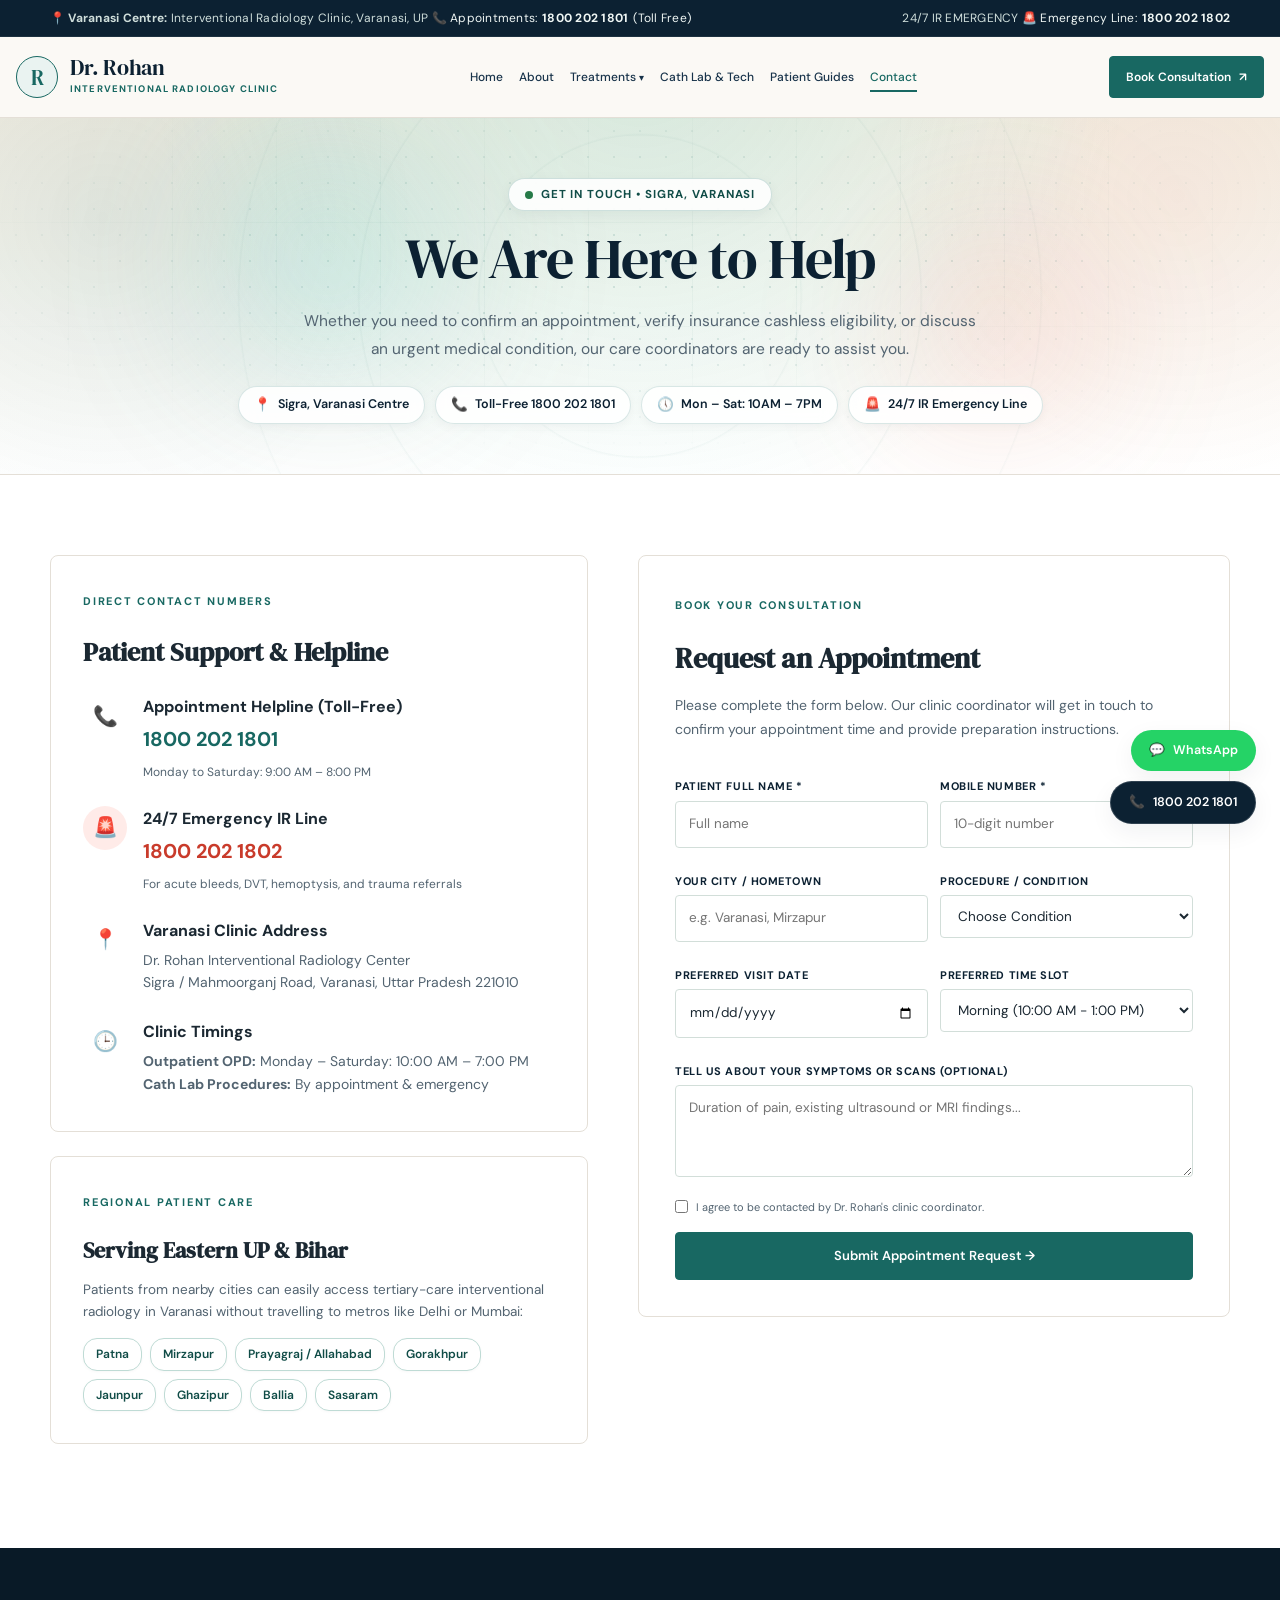
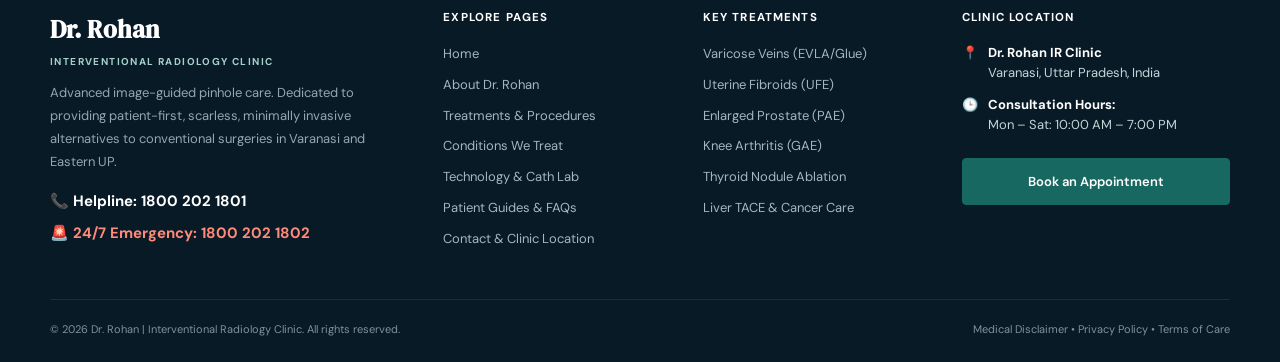
<file: contact.html>
﻿<!DOCTYPE html>
<html lang="en">
<head>
  <meta charset="UTF-8">
  <meta name="viewport" content="width=device-width, initial-scale=1.0">
  <meta name="description" content="Contact Dr. Rohan Interventional Radiology Clinic in Varanasi. Book an appointment, find clinic directions, consultation hours, and 24/7 emergency helpline numbers.">
  <title>Contact & Clinic Locations | Dr. Rohan Interventional Radiology</title>
  <link rel="preconnect" href="https://fonts.googleapis.com">
  <link rel="preconnect" href="https://fonts.gstatic.com" crossorigin>
  <link href="https://fonts.googleapis.com/css2?family=DM+Sans:ital,wght@0,400;0,500;0,600;0,700;1,400&family=DM+Serif+Display:ital@0;1&display=swap" rel="stylesheet">
  <link rel="stylesheet" href="styles.css">
  <style>
    .contact-layout-grid {
      display: grid;
      grid-template-columns: 1fr 1.1fr;
      gap: 50px;
      align-items: flex-start;
    }
    .contact-info-card {
      background: #fff;
      border: 1px solid var(--line);
      border-radius: 8px;
      padding: 32px;
      margin-bottom: 24px;
      box-shadow: var(--shadow-sm);
    }
    .contact-detail-block {
      display: flex;
      gap: 16px;
      margin-bottom: 22px;
    }
    .contact-icon {
      width: 44px;
      height: 44px;
      border-radius: 50%;
      background: var(--teal-light);
      color: var(--teal);
      display: grid;
      place-items: center;
      font-size: 20px;
      flex-shrink: 0;
    }
    .contact-form-card {
      background: #fff;
      border: 1px solid var(--line);
      border-radius: 8px;
      padding: 36px;
      box-shadow: var(--shadow-sm);
    }
    .city-badge-grid {
      display: flex;
      flex-wrap: wrap;
      gap: 8px;
      margin-top: 14px;
    }
    @media (max-width: 900px) {
      .contact-layout-grid { grid-template-columns: 1fr; }
    }
  </style>
</head>
<body>

  <!-- TOP HELPLINE BAR -->
  <div class="topline">
    <div class="container">
      <div class="topline-contact">
        <span>📍 <strong>Varanasi Centre:</strong> Interventional Radiology Clinic, Varanasi, UP</span>
        <a href="tel:18002021801">📞 Appointments: <strong>1800 202 1801</strong> (Toll Free)</a>
      </div>
      <div class="topline-contact">
        <span class="badge-emergency">24/7 IR EMERGENCY</span>
        <a href="tel:18002021802">🚨 Emergency Line: <strong>1800 202 1802</strong></a>
      </div>
    </div>
  </div>

  <!-- NAVIGATION HEADER -->
  <header class="header">
    <div class="container nav">
      <a class="logo" href="index.html">
        <span class="logo-emblem">R</span>
        <div class="logo-text">
          <strong>Dr. Rohan</strong>
          <small>Interventional Radiology Clinic</small>
        </div>
      </a>

      <nav class="navlinks">
        <a href="index.html">Home</a>
        <a href="about.html">About</a>
        <div class="nav-dropdown">
          <a href="treatments.html" class="nav-dropdown-trigger">
            Treatments <span class="dropdown-chevron">▾</span>
          </a>
          <div class="dropdown-menu">
            <a href="categories.html" class="dropdown-item">Categories</a>
            <a href="treatments.html" class="dropdown-item">Procedures</a>
            <a href="conditions.html" class="dropdown-item">Diseases</a>
            <a href="conditions.html#symptoms" class="dropdown-item">Symptoms</a>
          </div>
        </div>
        <a href="technology.html">Cath Lab & Tech</a>
        <a href="insights.html">Patient Guides</a>
        <a href="contact.html" class="active">Contact</a>
      </nav>

      <div class="nav-actions">
        <button class="btn" onclick="openBooking()">Book Consultation <span>↗</span></button>
        <button class="menu-toggle" onclick="toggleMenu()" aria-label="Toggle navigation menu">☰</button>
      </div>

      <nav class="mobile-nav" id="mobileNav">
        <a href="index.html" onclick="toggleMenu()">Home</a>
        <a href="about.html" onclick="toggleMenu()">About Dr. Rohan</a>
        <div class="mobile-dropdown">
          <button class="mobile-dropdown-btn" type="button" onclick="toggleMobileDropdown(this)">
            <span>Treatments</span>
            <span class="dropdown-chevron">▾</span>
          </button>
          <div class="mobile-dropdown-content">
            <a href="categories.html" onclick="toggleMenu()">Categories</a>
            <a href="treatments.html" onclick="toggleMenu()">Procedures</a>
            <a href="conditions.html" onclick="toggleMenu()">Diseases</a>
            <a href="conditions.html#symptoms" onclick="toggleMenu()">Symptoms</a>
          </div>
        </div>
        <a href="technology.html" onclick="toggleMenu()">Cath Lab & Tech</a>
        <a href="insights.html" onclick="toggleMenu()">Patient Guides</a>
        <a href="contact.html" onclick="toggleMenu()">Contact</a>
        <button class="btn" onclick="toggleMenu(); openBooking();">Book a Consultation ↗</button>
      </nav>
    </div>
  </header>

  <main>
    <!-- PAGE HERO -->
    <section class="hero" style="padding:60px 0 50px;">
      <div class="hero-glow-orb-1"></div>
      <div class="hero-glow-orb-2"></div>
      <div class="container" style="text-align:center;max-width:860px;">
        <span class="kicker"><span class="pulse-dot"></span>Get in Touch &bull; Sigra, Varanasi</span>
        <h1>We Are Here to Help</h1>
        <p class="hero-copy" style="margin:0 auto 20px;">
          Whether you need to confirm an appointment, verify insurance cashless eligibility, or discuss an urgent medical condition, our care coordinators are ready to assist you.
        </p>
        <div class="hero-pills-row">
          <span class="hero-pill-item"><span class="hero-pill-icon">&#128205;</span> Sigra, Varanasi Centre</span>
          <span class="hero-pill-item"><span class="hero-pill-icon">&#128222;</span> Toll-Free 1800 202 1801</span>
          <span class="hero-pill-item"><span class="hero-pill-icon">&#128340;</span> Mon &ndash; Sat: 10AM &ndash; 7PM</span>
          <span class="hero-pill-item"><span class="hero-pill-icon">&#128680;</span> 24/7 IR Emergency Line</span>
        </div>
      </div>
    </section>

    <!-- CONTACT GRID & FORM -->
    <section class="section white">
      <div class="container contact-layout-grid">
        <!-- Contact Details Column -->
        <div>
          <div class="contact-info-card">
            <span class="kicker">Direct Contact Numbers</span>
            <h2 style="font-family:var(--serif);font-size:26px;margin:8px 0 20px;">Patient Support & Helpline</h2>

            <div class="contact-detail-block">
              <div class="contact-icon">📞</div>
              <div>
                <strong style="font-size:16px;color:var(--ink);display:block;">Appointment Helpline (Toll-Free)</strong>
                <a href="tel:18002021801" style="font-size:20px;font-weight:700;color:var(--teal);display:block;margin:2px 0;">1800 202 1801</a>
                <span style="font-size:12px;color:var(--muted);">Monday to Saturday: 9:00 AM – 8:00 PM</span>
              </div>
            </div>

            <div class="contact-detail-block">
              <div class="contact-icon" style="background:#ffebe8;color:#c93b2b;">🚨</div>
              <div>
                <strong style="font-size:16px;color:var(--ink);display:block;">24/7 Emergency IR Line</strong>
                <a href="tel:18002021802" style="font-size:20px;font-weight:700;color:#c93b2b;display:block;margin:2px 0;">1800 202 1802</a>
                <span style="font-size:12px;color:var(--muted);">For acute bleeds, DVT, hemoptysis, and trauma referrals</span>
              </div>
            </div>

            <div class="contact-detail-block">
              <div class="contact-icon">📍</div>
              <div>
                <strong style="font-size:16px;color:var(--ink);display:block;">Varanasi Clinic Address</strong>
                <p style="color:var(--muted);font-size:14px;line-height:1.6;margin:4px 0;">
                  Dr. Rohan Interventional Radiology Center<br>
                  Sigra / Mahmoorganj Road, Varanasi, Uttar Pradesh 221010
                </p>
              </div>
            </div>

            <div class="contact-detail-block" style="margin-bottom:0;">
              <div class="contact-icon">🕒</div>
              <div>
                <strong style="font-size:16px;color:var(--ink);display:block;">Clinic Timings</strong>
                <p style="color:var(--muted);font-size:14px;line-height:1.6;margin:4px 0;">
                  <strong>Outpatient OPD:</strong> Monday – Saturday: 10:00 AM – 7:00 PM<br>
                  <strong>Cath Lab Procedures:</strong> By appointment & emergency
                </p>
              </div>
            </div>
          </div>

          <!-- Regional Patient Welcome -->
          <div class="contact-info-card">
            <span class="kicker">Regional Patient Care</span>
            <h3 style="font-family:var(--serif);font-size:22px;margin:8px 0 10px;">Serving Eastern UP & Bihar</h3>
            <p style="color:var(--muted);font-size:13.5px;line-height:1.7;">
              Patients from nearby cities can easily access tertiary-care interventional radiology in Varanasi without travelling to metros like Delhi or Mumbai:
            </p>
            <div class="city-badge-grid">
              <span class="condition-tag">Patna</span>
              <span class="condition-tag">Mirzapur</span>
              <span class="condition-tag">Prayagraj / Allahabad</span>
              <span class="condition-tag">Gorakhpur</span>
              <span class="condition-tag">Jaunpur</span>
              <span class="condition-tag">Ghazipur</span>
              <span class="condition-tag">Ballia</span>
              <span class="condition-tag">Sasaram</span>
            </div>
          </div>
        </div>

        <!-- In-Page Booking Form -->
        <div>
          <div class="contact-form-card">
            <span class="kicker">Book Your Consultation</span>
            <h2 style="font-family:var(--serif);font-size:28px;margin:8px 0 12px;">Request an Appointment</h2>
            <p style="color:var(--muted);font-size:14px;line-height:1.7;margin-bottom:24px;">
              Please complete the form below. Our clinic coordinator will get in touch to confirm your appointment time and provide preparation instructions.
            </p>

            <form id="contactPageForm" onsubmit="event.preventDefault(); document.getElementById('pageConfirmation').style.display='block';">
              <div class="form-grid">
                <div class="field">
                  <label>Patient Full Name *</label>
                  <input type="text" required placeholder="Full name">
                </div>
                <div class="field">
                  <label>Mobile Number *</label>
                  <input type="tel" required pattern="[0-9+ -]{10,15}" placeholder="10-digit number">
                </div>
              </div>

              <div class="form-grid">
                <div class="field">
                  <label>Your City / Hometown</label>
                  <input type="text" placeholder="e.g. Varanasi, Mirzapur">
                </div>
                <div class="field">
                  <label>Procedure / Condition</label>
                  <select required>
                    <option value="">Choose Condition</option>
                    <option>Varicose Veins (EVLA / Glue)</option>
                    <option>Uterine Fibroids (UFE)</option>
                    <option>Enlarged Prostate (PAE)</option>
                    <option>Knee Arthritis Pain (GAE)</option>
                    <option>Thyroid Nodule Ablation (RFA)</option>
                    <option>Varicocele Embolization</option>
                    <option>Dialysis Fistula / Permacath</option>
                    <option>Interventional Oncology (TACE/Ablation)</option>
                    <option>General Second Opinion</option>
                  </select>
                </div>
              </div>

              <div class="form-grid">
                <div class="field">
                  <label>Preferred Visit Date</label>
                  <input type="date">
                </div>
                <div class="field">
                  <label>Preferred Time Slot</label>
                  <select>
                    <option>Morning (10:00 AM - 1:00 PM)</option>
                    <option>Afternoon (1:00 PM - 4:00 PM)</option>
                    <option>Evening (4:00 PM - 7:00 PM)</option>
                  </select>
                </div>
              </div>

              <div class="field">
                <label>Tell Us About Your Symptoms or Scans (Optional)</label>
                <textarea rows="3" placeholder="Duration of pain, existing ultrasound or MRI findings..."></textarea>
              </div>

              <label style="font-size:11px;color:var(--muted);display:flex;align-items:center;gap:8px;margin-bottom:16px;">
                <input type="checkbox" required style="width:auto;"> I agree to be contacted by Dr. Rohan's clinic coordinator.
              </label>

              <button type="submit" class="btn" style="width:100%;">Submit Appointment Request →</button>

              <div class="form-confirmation" id="pageConfirmation" style="display:none;margin-top:16px;">
                <strong>Thank you! Your consultation request has been received.</strong><br>
                Our Varanasi desk will contact you shortly. For immediate assistance, call <strong>1800 202 1801</strong>.
              </div>
            </form>
          </div>
        </div>
      </div>
    </section>
  </main>

  <!-- FOOTER -->
  <footer>
    <div class="container">
      <div class="footer-grid">
        <div class="footer-brand">
          <h3>Dr. Rohan</h3>
          <div class="footer-tagline">INTERVENTIONAL RADIOLOGY CLINIC</div>
          <p>Advanced image-guided pinhole care. Dedicated to providing patient-first, scarless, minimally invasive alternatives to conventional surgeries in Varanasi and Eastern UP.</p>
          <div style="margin-top:16px;">
            <a href="tel:18002021801" style="color:#fff;font-weight:700;display:inline-block;margin-bottom:6px;">📞 Helpline: 1800 202 1801</a><br>
            <a href="tel:18002021802" style="color:#ff8a7a;font-weight:700;">🚨 24/7 Emergency: 1800 202 1802</a>
          </div>
        </div>
        <div class="footer-col">
          <h4>EXPLORE PAGES</h4>
          <a href="index.html">Home</a>
          <a href="about.html">About Dr. Rohan</a>
          <a href="treatments.html">Treatments & Procedures</a>
          <a href="conditions.html">Conditions We Treat</a>
          <a href="technology.html">Technology & Cath Lab</a>
          <a href="insights.html">Patient Guides & FAQs</a>
          <a href="contact.html">Contact & Clinic Location</a>
        </div>
        <div class="footer-col">
          <h4>KEY TREATMENTS</h4>
          <a href="treatments.html#varicose">Varicose Veins (EVLA/Glue)</a>
          <a href="treatments.html#fibroids">Uterine Fibroids (UFE)</a>
          <a href="treatments.html#prostate">Enlarged Prostate (PAE)</a>
          <a href="treatments.html#knee">Knee Arthritis (GAE)</a>
          <a href="treatments.html#thyroid">Thyroid Nodule Ablation</a>
          <a href="treatments.html#oncology">Liver TACE & Cancer Care</a>
        </div>
        <div class="footer-col">
          <h4>CLINIC LOCATION</h4>
          <div class="footer-contact-item">
            <span>📍</span>
            <div><b>Dr. Rohan IR Clinic</b><br>Varanasi, Uttar Pradesh, India</div>
          </div>
          <div class="footer-contact-item">
            <span>🕒</span>
            <div><b>Consultation Hours:</b><br>Mon – Sat: 10:00 AM – 7:00 PM</div>
          </div>
          <button class="btn" onclick="openBooking()" style="margin-top:10px;width:100%;">Book an Appointment</button>
        </div>
      </div>
      <div class="copyright-bar">
        <span>© 2026 Dr. Rohan | Interventional Radiology Clinic. All rights reserved.</span>
        <span>Medical Disclaimer • Privacy Policy • Terms of Care</span>
      </div>
    </div>
  </footer>

  <div class="mobile-cta">
    <button class="btn" onclick="openBooking()">Book a Consultation ↗</button>
  </div>

  <!-- BOOKING MODAL -->
  <div class="modal" id="bookingModal">
    <div class="modal-card">
      <button class="modal-close" onclick="closeBooking()" aria-label="Close modal">×</button>
      <span class="kicker">Appointment Booking</span>
      <h2>Consult with Dr. Rohan</h2>
      <p style="font-size:13px;color:var(--muted);margin-bottom:16px;">
        Fill in your details below. Our patient care team will contact you to confirm your appointment.
      </p>
      <form id="bookingForm">
        <div class="form-grid">
          <div class="field"><label>Patient Full Name *</label><input type="text" required placeholder="Your full name"></div>
          <div class="field"><label>Mobile Number *</label><input type="tel" required pattern="[0-9+ -]{10,15}" placeholder="Phone number"></div>
        </div>
        <div class="form-grid">
          <div class="field"><label>Preferred Date</label><input type="date" id="preferredDate"></div>
          <div class="field"><label>Procedure of Interest</label><input type="text" placeholder="e.g. Varicose Veins, UFE, Prostate"></div>
        </div>
        <div class="field"><label>Brief Reason / Questions</label><textarea rows="3" placeholder="Symptoms, reports, or inquiries..."></textarea></div>
        <button type="submit" class="btn" style="width:100%;">Confirm Appointment Request →</button>
        <div class="form-confirmation" id="confirmation">
          <strong>Thank you! Your request has been recorded.</strong><br>
          We will call you shortly. For immediate assistance, call <strong>1800 202 1801</strong>.
        </div>
      </form>
    </div>
  </div>

  <script src="main.js"></script>
</body>
</html>
</file>
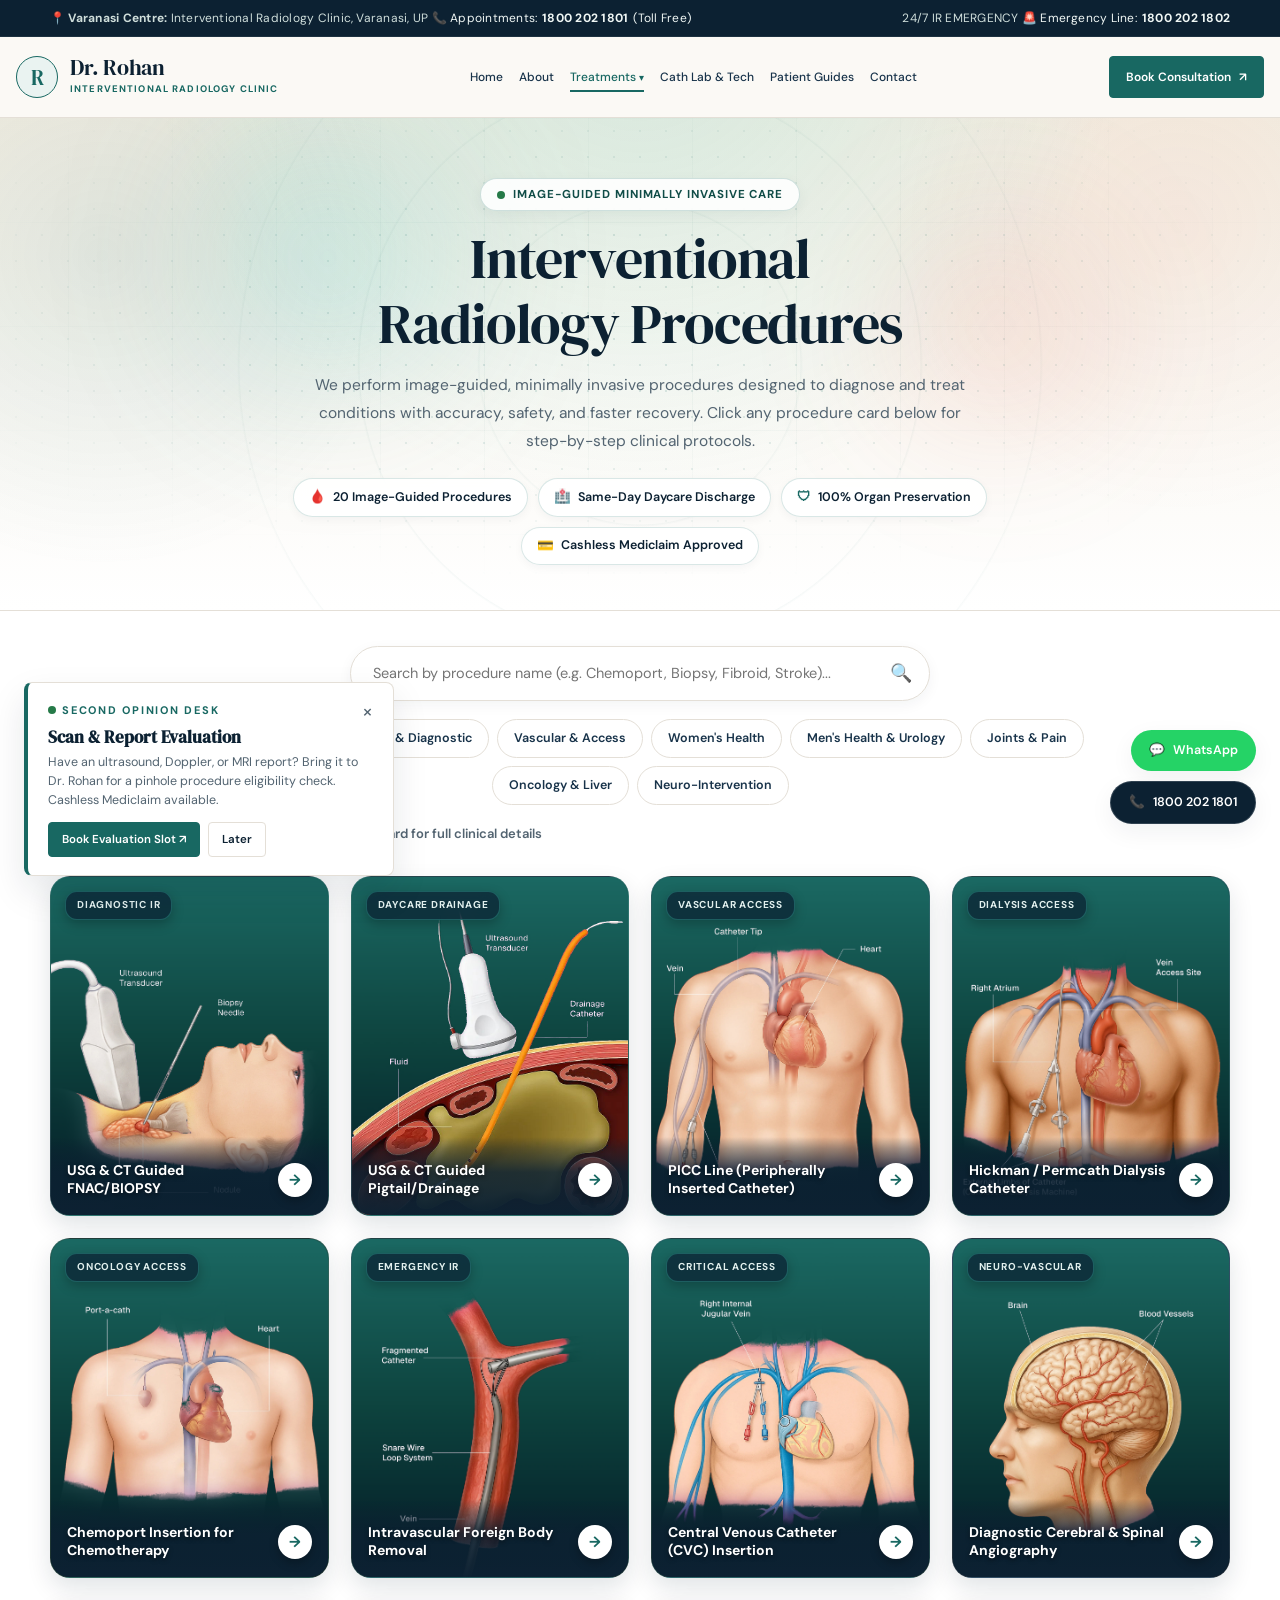
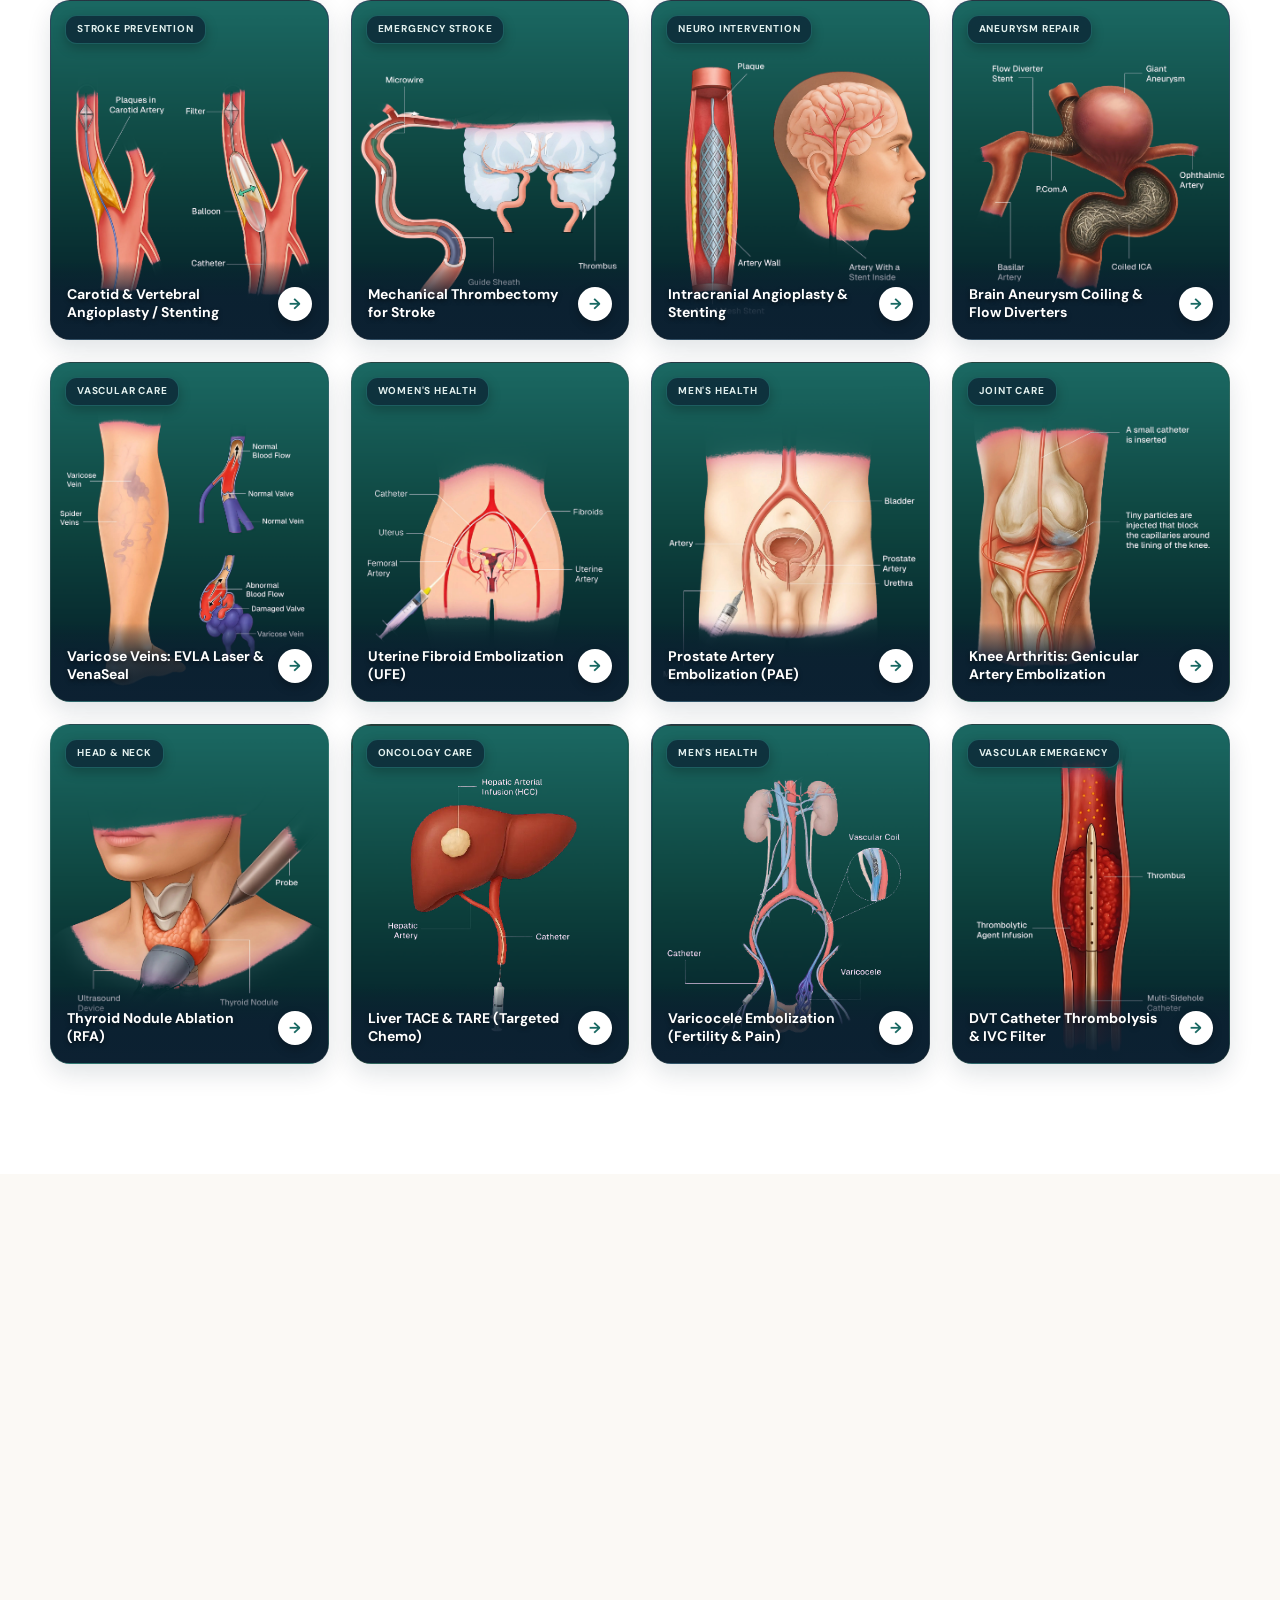
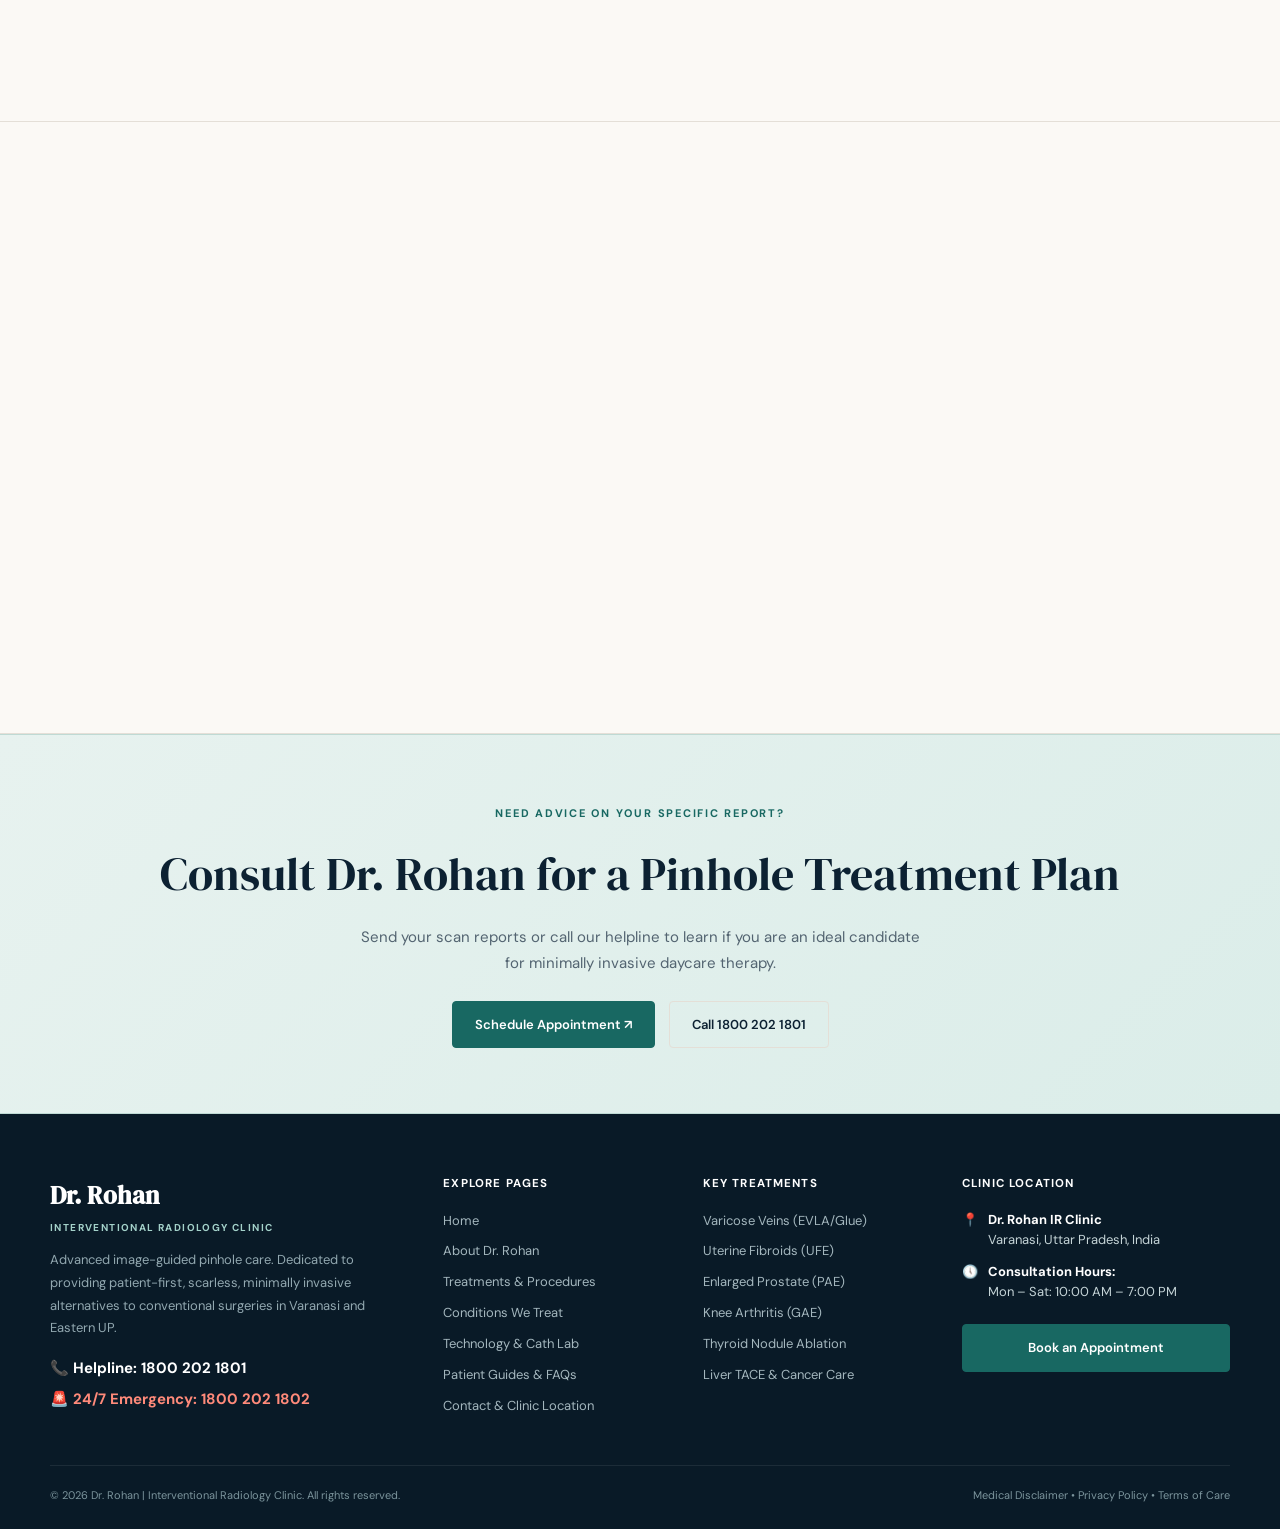
<file: treatments.html>
﻿<!DOCTYPE html>
<html lang="en">
<head>
  <meta charset="UTF-8">
  <meta name="viewport" content="width=device-width, initial-scale=1.0">
  <meta name="description" content="Complete Catalog of Interventional Radiology Treatments in Varanasi by Dr. Rohan. Minimally invasive pinhole procedures for Varicose Veins, Uterine Fibroids, Prostate (PAE), Knee Pain (GAE), Thyroid, Cancer, and Dialysis Access.">
  <title>Treatments & Procedures | Dr. Rohan Interventional Radiology</title>
  <link rel="preconnect" href="https://fonts.googleapis.com">
  <link rel="preconnect" href="https://fonts.gstatic.com" crossorigin>
  <link href="https://fonts.googleapis.com/css2?family=DM+Sans:ital,wght@0,400;0,500;0,600;0,700;1,400&family=DM+Serif+Display:ital@0;1&display=swap" rel="stylesheet">
  <link rel="stylesheet" href="styles.css">
  <style>
    .treatment-detail-section {
      padding: 55px 0;
      border-bottom: 1px solid var(--line);
    }
    .treatment-detail-grid {
      display: grid;
      grid-template-columns: 1.1fr 0.9fr;
      gap: 50px;
      align-items: center;
    }
    .treatment-detail-grid.reverse {
      grid-template-columns: 0.9fr 1.1fr;
    }
    .treatment-tag-row {
      display: flex;
      gap: 8px;
      flex-wrap: wrap;
      margin: 12px 0 18px;
    }
    .treatment-feature-list {
      list-style: none;
      display: flex;
      flex-direction: column;
      gap: 10px;
      margin: 20px 0;
      font-size: 14px;
      color: var(--ink-light);
    }
    .treatment-feature-list li {
      display: flex;
      align-items: flex-start;
      gap: 10px;
    }
    .treatment-feature-list li::before {
      content: "\2714";
      color: var(--teal);
      font-weight: bold;
      flex-shrink: 0;
      margin-top: 1px;
    }
    .category-filter-nav {
      display: flex;
      gap: 10px;
      flex-wrap: wrap;
      justify-content: center;
      margin-top: 24px;
    }
    .filter-btn {
      padding: 8px 18px;
      border-radius: 20px;
      border: 1px solid var(--line);
      background: #fff;
      font-size: 13px;
      font-weight: 600;
      color: var(--ink);
      cursor: pointer;
    }
    .filter-btn:hover, .filter-btn.active {
      background: var(--teal);
      color: #fff;
      border-color: var(--teal);
    }
    @media (max-width: 900px) {
      .treatment-detail-grid, .treatment-detail-grid.reverse {
        grid-template-columns: 1fr;
        gap: 30px;
      }
    }
  </style>
</head>
<body>

  <!-- TOP HELPLINE BAR -->
  <div class="topline">
    <div class="container">
      <div class="topline-contact">
        <span>&#128205; <strong>Varanasi Centre:</strong> Interventional Radiology Clinic, Varanasi, UP</span>
        <a href="tel:18002021801">&#128222; Appointments: <strong>1800 202 1801</strong> (Toll Free)</a>
      </div>
      <div class="topline-contact">
        <span class="badge-emergency">24/7 IR EMERGENCY</span>
        <a href="tel:18002021802">&#128680; Emergency Line: <strong>1800 202 1802</strong></a>
      </div>
    </div>
  </div>

  <!-- NAVIGATION HEADER -->
  <header class="header">
    <div class="container nav">
      <a class="logo" href="index.html">
        <span class="logo-emblem">R</span>
        <div class="logo-text">
          <strong>Dr. Rohan</strong>
          <small>Interventional Radiology Clinic</small>
        </div>
      </a>

      <nav class="navlinks">
        <a href="index.html">Home</a>
        <a href="about.html">About</a>
        <div class="nav-dropdown active">
          <a href="treatments.html" class="nav-dropdown-trigger">
            Treatments <span class="dropdown-chevron">&#9662;</span>
          </a>
          <div class="dropdown-menu">
            <a href="categories.html" class="dropdown-item">Categories</a>
            <a href="treatments.html" class="dropdown-item active">Procedures</a>
            <a href="conditions.html" class="dropdown-item">Diseases</a>
            <a href="conditions.html#symptoms" class="dropdown-item">Symptoms</a>
          </div>
        </div>
        <a href="technology.html">Cath Lab & Tech</a>
        <a href="insights.html">Patient Guides</a>
        <a href="contact.html">Contact</a>
      </nav>

      <div class="nav-actions">
        <button class="btn" onclick="openBooking()">Book Consultation <span>&#8599;</span></button>
        <button class="menu-toggle" onclick="toggleMenu()" aria-label="Toggle navigation menu">&#9776;</button>
      </div>

      <nav class="mobile-nav" id="mobileNav">
        <a href="index.html" onclick="toggleMenu()">Home</a>
        <a href="about.html" onclick="toggleMenu()">About Dr. Rohan</a>
        <div class="mobile-dropdown open">
          <button class="mobile-dropdown-btn" type="button" onclick="toggleMobileDropdown(this)">
            <span>Treatments</span>
            <span class="dropdown-chevron">&#9662;</span>
          </button>
          <div class="mobile-dropdown-content">
            <a href="categories.html" onclick="toggleMenu()">Categories</a>
            <a href="treatments.html" onclick="toggleMenu()" class="active">Procedures</a>
            <a href="conditions.html" onclick="toggleMenu()">Diseases</a>
            <a href="conditions.html#symptoms" onclick="toggleMenu()">Symptoms</a>
          </div>
        </div>
        <a href="technology.html" onclick="toggleMenu()">Cath Lab & Tech</a>
        <a href="insights.html" onclick="toggleMenu()">Patient Guides</a>
        <a href="contact.html" onclick="toggleMenu()">Contact</a>
        <button class="btn" onclick="toggleMenu(); openBooking();">Book a Consultation &#8599;</button>
      </nav>
    </div>
  </header>

  <main>
    <!-- PAGE HERO -->
    <section class="hero procedures-hero" style="padding: 60px 0 45px;">
      <div class="hero-glow-orb-1"></div>
      <div class="hero-glow-orb-2"></div>
      <div class="container" style="text-align:center;max-width:860px;">
        <span class="kicker"><span class="pulse-dot"></span>Image-Guided Minimally Invasive Care</span>
        <h1>Interventional Radiology Procedures</h1>
        <p class="hero-copy" style="margin:0 auto 20px;">
          We perform image-guided, minimally invasive procedures designed to diagnose and treat conditions with accuracy, safety, and faster recovery. Click any procedure card below for step-by-step clinical protocols.
        </p>
        <div class="hero-pills-row">
          <span class="hero-pill-item"><span class="hero-pill-icon">&#129656;</span> 20 Image-Guided Procedures</span>
          <span class="hero-pill-item"><span class="hero-pill-icon">&#127973;</span> Same-Day Daycare Discharge</span>
          <span class="hero-pill-item"><span class="hero-pill-icon">&#128737;</span> 100% Organ Preservation</span>
          <span class="hero-pill-item"><span class="hero-pill-icon">&#128179;</span> Cashless Mediclaim Approved</span>
        </div>
      </div>
    </section>

    <!-- PROCEDURES SHOWCASE -->
    <section class="section white" style="padding: 35px 0 60px;">
      <div class="container">
        <!-- Search & Filter Toolbar -->
        <div class="procedures-toolbar" style="margin-bottom:32px;">
          <div class="procedure-search-wrap">
            <input type="text" id="procedureSearch" class="procedure-search-input" oninput="filterProceduresGrid()" placeholder="Search by procedure name (e.g. Chemoport, Biopsy, Fibroid, Stroke)..." aria-label="Search procedures">
            <span class="procedure-search-icon">&#128269;</span>
          </div>

          <div class="procedure-filter-pills">
            <button class="procedure-pill active" data-filter="all" onclick="selectProcedureCategory('all', this)">All Procedures</button>
            <button class="procedure-pill" data-filter="cat-basic" onclick="selectProcedureCategory('cat-basic', this)">Daycare & Diagnostic</button>
            <button class="procedure-pill" data-filter="cat-vascular" onclick="selectProcedureCategory('cat-vascular', this)">Vascular & Access</button>
            <button class="procedure-pill" data-filter="cat-women" onclick="selectProcedureCategory('cat-women', this)">Women's Health</button>
            <button class="procedure-pill" data-filter="cat-urology" onclick="selectProcedureCategory('cat-urology', this)">Men's Health & Urology</button>
            <button class="procedure-pill" data-filter="cat-joints" onclick="selectProcedureCategory('cat-joints', this)">Joints & Pain</button>
            <button class="procedure-pill" data-filter="cat-oncology" onclick="selectProcedureCategory('cat-oncology', this)">Oncology & Liver</button>
            <button class="procedure-pill" data-filter="cat-neuro" onclick="selectProcedureCategory('cat-neuro', this)">Neuro-Intervention</button>
          </div>

          <div style="font-size:13px;color:var(--muted);font-weight:600;" id="procedureResultsCount">
            Showing 20 procedures &bull; Click any card for full clinical details
          </div>
        </div>
                <!-- 4-COLUMN PROCEDURE CARDS GRID (WITH REAL CLINICAL ILLUSTRATION IMAGES) -->
        <div class="procedures-grid" id="proceduresGrid">
          
          <!-- 1. USG & CT Guided FNAC/Biopsy -->
          <div class="proc-card cat-basic" data-title="USG & CT Guided FNAC/BIOPSY" data-category="cat-basic" data-desc="diagnostic tissue sampling fine needle biopsy thyroid lung liver" onclick="openProcedureDetail('fnac-biopsy')">
            <span class="proc-card-category-badge">DIAGNOSTIC IR</span>
            <div class="proc-card-visual">
              <img src="images/procedures/fnac-biopsy.png" alt="USG & CT Guided FNAC/BIOPSY" class="proc-card-img" onerror="this.onerror=null;this.src='https://api.interventionalradiology.co.in/api/v1/services/getServiceImage/680601cba172b8b98a11e79a'" loading="lazy">
            </div>
            <div class="proc-card-bottom">
              <h3 class="proc-card-title">USG & CT Guided FNAC/BIOPSY</h3>
              <span class="proc-card-btn" aria-label="View procedure details">&rarr;</span>
            </div>
          </div>

          <!-- 2. USG & CT Guided Pigtail/Drainage -->
          <div class="proc-card cat-basic" data-title="USG & CT Guided Pigtail/Drainage" data-category="cat-basic" data-desc="abscess drainage liver pleural fluid pigtail catheter" onclick="openProcedureDetail('pigtail-drainage')">
            <span class="proc-card-category-badge">DAYCARE DRAINAGE</span>
            <div class="proc-card-visual">
              <img src="images/procedures/pigtail-drainage.png" alt="USG & CT Guided Pigtail/Drainage" class="proc-card-img" onerror="this.onerror=null;this.src='https://api.interventionalradiology.co.in/api/v1/services/getServiceImage/6811fe3ccbdce5d229aa3b43'" loading="lazy">
            </div>
            <div class="proc-card-bottom">
              <h3 class="proc-card-title">USG & CT Guided Pigtail/Drainage</h3>
              <span class="proc-card-btn" aria-label="View procedure details">&rarr;</span>
            </div>
          </div>

          <!-- 3. PICC Line -->
          <div class="proc-card cat-vascular" data-title="PICC (Peripherally Inserted Central Catheter/ PICC Line)" data-category="cat-vascular" data-desc="long term intravenous antibiotics iv nutrition picc line arm vein" onclick="openProcedureDetail('picc-line')">
            <span class="proc-card-category-badge">VASCULAR ACCESS</span>
            <div class="proc-card-visual">
              <img src="images/procedures/picc-line.png" alt="PICC Line Insertion" class="proc-card-img" onerror="this.onerror=null;this.src='https://api.interventionalradiology.co.in/api/v1/services/getServiceImage/682b0f90dfa055da3c389a46'" loading="lazy">
            </div>
            <div class="proc-card-bottom">
              <h3 class="proc-card-title">PICC Line (Peripherally Inserted Catheter)</h3>
              <span class="proc-card-btn" aria-label="View procedure details">&rarr;</span>
            </div>
          </div>

          <!-- 4. Hickman/Permcath Dialysis Catheters -->
          <div class="proc-card cat-vascular" data-title="Hickman/Permcath Dialysis (Tunnelled) Catheters Insertion" data-category="cat-vascular" data-desc="permcath dialysis kidney failure tunnelled vascular access hemodialysis" onclick="openProcedureDetail('dialysis-catheter')">
            <span class="proc-card-category-badge">DIALYSIS ACCESS</span>
            <div class="proc-card-visual">
              <img src="images/procedures/dialysis-catheter.png" alt="Hickman Permcath Dialysis Catheters" class="proc-card-img" onerror="this.onerror=null;this.src='https://api.interventionalradiology.co.in/api/v1/services/getServiceImage/682b14d5dfa055da3c389b16'" loading="lazy">
            </div>
            <div class="proc-card-bottom">
              <h3 class="proc-card-title">Hickman / Permcath Dialysis Catheter</h3>
              <span class="proc-card-btn" aria-label="View procedure details">&rarr;</span>
            </div>
          </div>

          <!-- 5. Chemoport Insertion -->
          <div class="proc-card cat-oncology" data-title="Chemoport Insertion" data-category="cat-oncology" data-desc="cancer chemotherapy venous port subcutaneous access implantable port" onclick="openProcedureDetail('chemoport')">
            <span class="proc-card-category-badge">ONCOLOGY ACCESS</span>
            <div class="proc-card-visual">
              <img src="images/procedures/chemoport.png" alt="Chemoport Insertion" class="proc-card-img" onerror="this.onerror=null;this.src='https://api.interventionalradiology.co.in/api/v1/services/getServiceImage/682b28dadfa055da3c38a1d2'" loading="lazy">
            </div>
            <div class="proc-card-bottom">
              <h3 class="proc-card-title">Chemoport Insertion for Chemotherapy</h3>
              <span class="proc-card-btn" aria-label="View procedure details">&rarr;</span>
            </div>
          </div>

          <!-- 6. Intravascular Foreign Body Removal -->
          <div class="proc-card cat-vascular" data-title="Intravascular Foreign Body Removal" data-category="cat-vascular" data-desc="snare retrieval lost catheter broken wire foreign body extraction" onclick="openProcedureDetail('foreign-body')">
            <span class="proc-card-category-badge">EMERGENCY IR</span>
            <div class="proc-card-visual">
              <img src="images/procedures/foreign-body.png" alt="Intravascular Foreign Body Removal" class="proc-card-img" onerror="this.onerror=null;this.src='https://api.interventionalradiology.co.in/api/v1/services/getServiceImage/682b2a7adfa055da3c38a1e8'" loading="lazy">
            </div>
            <div class="proc-card-bottom">
              <h3 class="proc-card-title">Intravascular Foreign Body Removal</h3>
              <span class="proc-card-btn" aria-label="View procedure details">&rarr;</span>
            </div>
          </div>

          <!-- 7. Central Venous Catheter (CVC) -->
          <div class="proc-card cat-vascular" data-title="Central Venous Catheter (CVC) Insertion: Procedure, Types & Risks" data-category="cat-vascular" data-desc="cvc central line intensive care neck vein cannulation" onclick="openProcedureDetail('cvc-insertion')">
            <span class="proc-card-category-badge">CRITICAL ACCESS</span>
            <div class="proc-card-visual">
              <img src="images/procedures/cvc-insertion.png" alt="Central Venous Catheter (CVC) Insertion" class="proc-card-img" onerror="this.onerror=null;this.src='https://api.interventionalradiology.co.in/api/v1/services/getServiceImage/683d7f8580f3ef3f68c134a4'" loading="lazy">
            </div>
            <div class="proc-card-bottom">
              <h3 class="proc-card-title">Central Venous Catheter (CVC) Insertion</h3>
              <span class="proc-card-btn" aria-label="View procedure details">&rarr;</span>
            </div>
          </div>

          <!-- 8. Diagnostic Cerebral and Spinal Angiography -->
          <div class="proc-card cat-neuro" data-title="Diagnostic Cerebral and Spinal Angiography" data-category="cat-neuro" data-desc="cerebral angiography brain vessels dsa stroke spinal aneurysm" onclick="openProcedureDetail('cerebral-angio')">
            <span class="proc-card-category-badge">NEURO-VASCULAR</span>
            <div class="proc-card-visual">
              <img src="images/procedures/cerebral-angio.png" alt="Diagnostic Cerebral and Spinal Angiography" class="proc-card-img" onerror="this.onerror=null;this.src='https://api.interventionalradiology.co.in/api/v1/services/getServiceImage/683d840280f3ef3f68c13650'" loading="lazy">
            </div>
            <div class="proc-card-bottom">
              <h3 class="proc-card-title">Diagnostic Cerebral & Spinal Angiography</h3>
              <span class="proc-card-btn" aria-label="View procedure details">&rarr;</span>
            </div>
          </div>

          <!-- 9. Carotid & Vertebral Angioplasty / Stenting -->
          <div class="proc-card cat-neuro" data-title="Carotid & Vertebral Angioplasty /Stenting" data-category="cat-neuro" data-desc="carotid artery stenosis neck stent stroke prevention balloon angioplasty" onclick="openProcedureDetail('carotid-stenting')">
            <span class="proc-card-category-badge">STROKE PREVENTION</span>
            <div class="proc-card-visual">
              <img src="images/procedures/carotid-stenting.png" alt="Carotid & Vertebral Angioplasty / Stenting" class="proc-card-img" onerror="this.onerror=null;this.src='https://api.interventionalradiology.co.in/api/v1/services/getServiceImage/683d882e80f3ef3f68c136a9'" loading="lazy">
            </div>
            <div class="proc-card-bottom">
              <h3 class="proc-card-title">Carotid & Vertebral Angioplasty / Stenting</h3>
              <span class="proc-card-btn" aria-label="View procedure details">&rarr;</span>
            </div>
          </div>

          <!-- 10. Mechanical Thrombectomy for Acute Stroke -->
          <div class="proc-card cat-neuro" data-title="Mechanical Thrombectomy for Acute Ischemic Stroke" data-category="cat-neuro" data-desc="acute ischemic stroke clot removal stent retriever golden hour paralysis" onclick="openProcedureDetail('thrombectomy')">
            <span class="proc-card-category-badge">EMERGENCY STROKE</span>
            <div class="proc-card-visual">
              <img src="images/procedures/thrombectomy.png" alt="Mechanical Thrombectomy for Acute Stroke" class="proc-card-img" onerror="this.onerror=null;this.src='https://api.interventionalradiology.co.in/api/v1/services/getServiceImage/683d92ba80f3ef3f68c13a4f'" loading="lazy">
            </div>
            <div class="proc-card-bottom">
              <h3 class="proc-card-title">Mechanical Thrombectomy for Stroke</h3>
              <span class="proc-card-btn" aria-label="View procedure details">&rarr;</span>
            </div>
          </div>

          <!-- 11. Intracranial Angioplasty & Stenting -->
          <div class="proc-card cat-neuro" data-title="Intracranial Angioplasty & Stenting" data-category="cat-neuro" data-desc="brain vessel stenting intracranial atherosclerosis mca basilar" onclick="openProcedureDetail('intracranial-stent')">
            <span class="proc-card-category-badge">NEURO INTERVENTION</span>
            <div class="proc-card-visual">
              <img src="images/procedures/intracranial-stent.png" alt="Intracranial Angioplasty & Stenting" class="proc-card-img" onerror="this.onerror=null;this.src='https://api.interventionalradiology.co.in/api/v1/services/getServiceImage/683d961180f3ef3f68c13b56'" loading="lazy">
            </div>
            <div class="proc-card-bottom">
              <h3 class="proc-card-title">Intracranial Angioplasty & Stenting</h3>
              <span class="proc-card-btn" aria-label="View procedure details">&rarr;</span>
            </div>
          </div>

          <!-- 12. Brain Aneurysm Coiling & Flow Diverters -->
          <div class="proc-card cat-neuro" data-title="Brain Aneurysm-Coiling, Flow Diverter, Parent Vessel Occlusion" data-category="cat-neuro" data-desc="brain aneurysm coiling flow diverter subarachnoid hemorrhage" onclick="openProcedureDetail('aneurysm-coiling')">
            <span class="proc-card-category-badge">ANEURYSM REPAIR</span>
            <div class="proc-card-visual">
              <img src="images/procedures/aneurysm-coiling.png" alt="Brain Aneurysm Coiling & Flow Diverters" class="proc-card-img" onerror="this.onerror=null;this.src='https://api.interventionalradiology.co.in/api/v1/services/getServiceImage/683d992380f3ef3f68c13bf2'" loading="lazy">
            </div>
            <div class="proc-card-bottom">
              <h3 class="proc-card-title">Brain Aneurysm Coiling & Flow Diverters</h3>
              <span class="proc-card-btn" aria-label="View procedure details">&rarr;</span>
            </div>
          </div>

          <!-- 13. Varicose Veins EVLA & VenaSeal Glue -->
          <div class="proc-card cat-vascular" data-title="Varicose Veins EVLA Laser & VenaSeal Glue" data-category="cat-vascular" data-desc="varicose veins laser evla venaseal glue leg ulcers swelling" onclick="openProcedureDetail('varicose-veins')">
            <span class="proc-card-category-badge">VASCULAR CARE</span>
            <div class="proc-card-visual">
              <img src="images/procedures/varicose-veins.png" alt="Varicose Veins EVLA Laser & VenaSeal Glue" class="proc-card-img" onerror="this.onerror=null;this.src='https://api.interventionalradiology.co.in/api/v1/services/getServiceImage/683fdb909f1d66aedd186677'" loading="lazy">
            </div>
            <div class="proc-card-bottom">
              <h3 class="proc-card-title">Varicose Veins: EVLA Laser & VenaSeal</h3>
              <span class="proc-card-btn" aria-label="View procedure details">&rarr;</span>
            </div>
          </div>

          <!-- 14. Uterine Fibroid Embolization (UFE) -->
          <div class="proc-card cat-women" data-title="Uterine Fibroid Embolization (UFE / UAE)" data-category="cat-women" data-desc="uterine fibroids ufe adenomyosis heavy periods save uterus hysterectomy alternative" onclick="openProcedureDetail('fibroid-ufe')">
            <span class="proc-card-category-badge">WOMEN'S HEALTH</span>
            <div class="proc-card-visual">
              <img src="images/procedures/fibroid-ufe.png" alt="Uterine Fibroid Embolization (UFE)" class="proc-card-img" onerror="this.onerror=null;this.src='https://api.interventionalradiology.co.in/api/v1/services/getServiceImage/683ef3b79f1d66aedd186247'" loading="lazy">
            </div>
            <div class="proc-card-bottom">
              <h3 class="proc-card-title">Uterine Fibroid Embolization (UFE)</h3>
              <span class="proc-card-btn" aria-label="View procedure details">&rarr;</span>
            </div>
          </div>

          <!-- 15. Prostate Artery Embolization (PAE) -->
          <div class="proc-card cat-urology" data-title="Prostate Artery Embolization (PAE)" data-category="cat-urology" data-desc="enlarged prostate bph pae frequent urination turp alternative non surgical" onclick="openProcedureDetail('prostate-pae')">
            <span class="proc-card-category-badge">MEN'S HEALTH</span>
            <div class="proc-card-visual">
              <img src="images/procedures/prostate-pae.png" alt="Prostate Artery Embolization (PAE)" class="proc-card-img" onerror="this.onerror=null;this.src='https://api.interventionalradiology.co.in/api/v1/services/getServiceImage/683ed1ea9f1d66aedd18561c'" loading="lazy">
            </div>
            <div class="proc-card-bottom">
              <h3 class="proc-card-title">Prostate Artery Embolization (PAE)</h3>
              <span class="proc-card-btn" aria-label="View procedure details">&rarr;</span>
            </div>
          </div>

          <!-- 16. Genicular Artery Embolization (GAE) for Knee Pain -->
          <div class="proc-card cat-joints" data-title="Genicular Artery Embolization (GAE) for Knee Pain" data-category="cat-joints" data-desc="knee arthritis pain genicular artery embolization joint pain knee replacement alternative" onclick="openProcedureDetail('knee-gae')">
            <span class="proc-card-category-badge">JOINT CARE</span>
            <div class="proc-card-visual">
              <img src="images/procedures/knee-gae.png" alt="Genicular Artery Embolization (GAE)" class="proc-card-img" onerror="this.onerror=null;this.src='https://api.interventionalradiology.co.in/api/v1/services/getServiceImage/683eeb3f9f1d66aedd185f27'" loading="lazy">
            </div>
            <div class="proc-card-bottom">
              <h3 class="proc-card-title">Knee Arthritis: Genicular Artery Embolization</h3>
              <span class="proc-card-btn" aria-label="View procedure details">&rarr;</span>
            </div>
          </div>

          <!-- 17. Thyroid Nodule Ablation (RFA) -->
          <div class="proc-card cat-basic" data-title="Thyroid Nodule Ablation (RFA / Microwave)" data-category="cat-basic" data-desc="thyroid nodule goitre benign neck swelling radiofrequency ablation no scar" onclick="openProcedureDetail('thyroid-rfa')">
            <span class="proc-card-category-badge">HEAD & NECK</span>
            <div class="proc-card-visual">
              <img src="images/procedures/thyroid-rfa.png" alt="Thyroid Nodule Ablation (RFA)" class="proc-card-img" onerror="this.onerror=null;this.src='https://api.interventionalradiology.co.in/api/v1/services/getServiceImage/683ff4039f1d66aedd186a83'" loading="lazy">
            </div>
            <div class="proc-card-bottom">
              <h3 class="proc-card-title">Thyroid Nodule Ablation (RFA)</h3>
              <span class="proc-card-btn" aria-label="View procedure details">&rarr;</span>
            </div>
          </div>

          <!-- 18. Liver TACE & TARE for Cancer -->
          <div class="proc-card cat-oncology" data-title="Liver TACE & TARE (Transarterial Chemoembolization)" data-category="cat-oncology" data-desc="liver cancer tace tare hcc liver metastasis chemoembolization interventional oncology" onclick="openProcedureDetail('liver-tace')">
            <span class="proc-card-category-badge">ONCOLOGY CARE</span>
            <div class="proc-card-visual">
              <img src="images/procedures/liver-tace.png" alt="Liver TACE & TARE for Cancer" class="proc-card-img" onerror="this.onerror=null;this.src='https://api.interventionalradiology.co.in/api/v1/services/getServiceImage/683da4dd80f3ef3f68c13cdc'" loading="lazy">
            </div>
            <div class="proc-card-bottom">
              <h3 class="proc-card-title">Liver TACE & TARE (Targeted Chemo)</h3>
              <span class="proc-card-btn" aria-label="View procedure details">&rarr;</span>
            </div>
          </div>

          <!-- 19. Varicocele Embolization -->
          <div class="proc-card cat-urology" data-title="Varicocele Embolization (Male Fertility & Pain)" data-category="cat-urology" data-desc="varicocele embolization male infertility low sperm count scrotal pain pinhole" onclick="openProcedureDetail('varicocele')">
            <span class="proc-card-category-badge">MEN'S HEALTH</span>
            <div class="proc-card-visual">
              <img src="images/procedures/varicocele.png" alt="Varicocele Embolization" class="proc-card-img" onerror="this.onerror=null;this.src='https://api.interventionalradiology.co.in/api/v1/services/getServiceImage/68a6f6e6f2f21d06e8c1b49e'" loading="lazy">
            </div>
            <div class="proc-card-bottom">
              <h3 class="proc-card-title">Varicocele Embolization (Fertility & Pain)</h3>
              <span class="proc-card-btn" aria-label="View procedure details">&rarr;</span>
            </div>
          </div>

          <!-- 20. DVT Catheter Thrombolysis & IVC Filter -->
          <div class="proc-card cat-vascular" data-title="DVT Catheter Thrombolysis & IVC Filter" data-category="cat-vascular" data-desc="dvt deep vein thrombosis clot dissolving catheter ivc filter pulmonary embolism" onclick="openProcedureDetail('dvt-thrombolysis')">
            <span class="proc-card-category-badge">VASCULAR EMERGENCY</span>
            <div class="proc-card-visual">
              <img src="images/procedures/dvt-thrombolysis.png" alt="DVT Catheter Thrombolysis & IVC Filter" class="proc-card-img" onerror="this.onerror=null;this.src='https://api.interventionalradiology.co.in/api/v1/services/getServiceImage/683fee259f1d66aedd1869b5'" loading="lazy">
            </div>
            <div class="proc-card-bottom">
              <h3 class="proc-card-title">DVT Catheter Thrombolysis & IVC Filter</h3>
              <span class="proc-card-btn" aria-label="View procedure details">&rarr;</span>
            </div>
          </div>

        </div>
      </div>
    </section>

    <!-- PROCEDURE DETAIL POPUP MODAL (CLINICAL PROTOCOL & RECOVERY) -->
    <div class="proc-detail-modal" id="procedureDetailModal" onclick="if(event.target===this)closeProcedureDetail()" aria-modal="true" role="dialog">
      <div class="proc-detail-card">
        <div class="proc-detail-header">
          <div class="proc-detail-header-text">
            <span class="kicker" id="pModalCategory">Category</span>
            <h2 id="pModalTitle">Procedure Title</h2>
          </div>
          <button class="proc-detail-close" onclick="closeProcedureDetail()" aria-label="Close procedure details modal">&times;</button>
        </div>
        
        <div class="proc-detail-body">
          <!-- Quick Clinical Badges -->
          <div class="proc-metrics-row">
            <div class="proc-metric-box">
              <span>Duration</span>
              <strong id="pMetricDuration">30&ndash;45 Mins</strong>
            </div>
            <div class="proc-metric-box">
              <span>Anesthesia</span>
              <strong id="pMetricAnesthesia">Local Numbing</strong>
            </div>
            <div class="proc-metric-box">
              <span>Hospital Stay</span>
              <strong id="pMetricStay">Daycare (Same Day)</strong>
            </div>
            <div class="proc-metric-box">
              <span>Incision</span>
              <strong id="pMetricIncision">2mm Pinhole</strong>
            </div>
          </div>

          <!-- 1. Clinical Overview -->
          <div class="proc-info-block">
            <h3>Clinical Overview & Mechanism</h3>
            <p id="pModalOverview">Description will appear here...</p>
          </div>

          <!-- 2. Indications -->
          <div class="proc-info-block">
            <h3>Clinical Indications (When Is It Needed?)</h3>
            <ul class="proc-bullet-list" id="pModalIndications"></ul>
          </div>

          <!-- 3. Step-by-Step Protocol -->
          <div class="proc-info-block">
            <h3>Step-by-Step Image-Guided Protocol</h3>
            <div id="pModalProtocol"></div>
          </div>

          <!-- 4. Advantages vs Surgery -->
          <div class="proc-info-block">
            <h3>Key Advantages vs Open Surgery</h3>
            <ul class="proc-bullet-list" id="pModalAdvantages"></ul>
          </div>

          <!-- 5. Recovery -->
          <div class="proc-info-block">
            <h3>Recovery & Post-Procedure Care</h3>
            <p id="pModalRecovery" style="margin:0;"></p>
          </div>
        </div>

        <div class="proc-detail-footer">
          <div>
            <a href="tel:18002021801" style="font-weight:700;color:var(--teal);font-size:13.5px;text-decoration:none;">&#128222; Toll-Free Helpline: 1800 202 1801</a>
          </div>
          <div style="display:flex;gap:10px;flex-wrap:wrap;">
            <button class="btn secondary" onclick="closeProcedureDetail()">Close</button>
            <button class="btn" id="pModalBookBtn" onclick="bookProcedureFromModal()">Book Consultation for this Procedure &#8599;</button>
          </div>
        </div>
      </div>
    </div>

    <!-- 1. VARICOSE VEINS -->
    <section class="treatment-detail-section white" id="varicose" style="overflow:hidden;">
      <div class="container treatment-detail-grid">
        <div class="reveal-left">
          <span class="kicker">Vascular & Venous Care</span>
          <h2>Varicose Veins: Endovenous Laser (EVLA) & VenaSeal Glue</h2>
          <div class="treatment-tag-row">
            <span class="condition-tag">Endovenous Laser (EVLA)</span>
            <span class="condition-tag">Radiofrequency (RFA)</span>
            <span class="condition-tag">VenaSeal Medical Glue</span>
            <span class="condition-tag">Foam Sclerotherapy</span>
          </div>
          <p style="color:var(--muted);font-size:15px;line-height:1.8;">
            Varicose veins occur when faulty valves cause blood to pool in leg veins, leading to pain, swelling, heaviness, discoloration, and non-healing venous ulcers. Traditional vein stripping surgery required painful cuts and long hospital stays.
          </p>
          <ul class="treatment-feature-list">
            <li><strong>Laser & RFA Thermal Ablation:</strong> Under ultrasound guidance, a hair-thin optical fiber gently seals diseased veins from the inside.</li>
            <li><strong>VenaSeal Glue:</strong> A proprietary medical adhesive seals the vein without any heat or multiple tumescent needle pricks.</li>
            <li><strong>Walk-In, Walk-Out:</strong> Entirely performed under local numbing in 30&ndash;45 minutes. Walk home immediately with zero stitches.</li>
          </ul>
          <button class="btn" onclick="openBooking('Varicose Veins')">Consult for Varicose Veins &#8599;</button>
        </div>
        <div class="reveal-right">
          <div class="hero-card" onclick="openProcedureDetail('varicose-veins')" title="Click to open full clinical protocol">
            <div class="flyer-badge-top">
              <span class="flyer-tag">CLINICAL PROCEDURE FLYER</span>
              <span class="flyer-zoom-hint">Open Protocol &#8599;</span>
            </div>
            <img class="hero-img" src="images/procedures/varicose-veins.png" alt="Varicose Vein Treatment Protocol Flyer" onerror="this.onerror=null;this.src='https://api.interventionalradiology.co.in/api/v1/services/getServiceImage/683fdb909f1d66aedd186677'">
            <div class="hero-card-caption">
              <strong>98%+ Success Rate</strong>
              <small>ZERO HOSPITALIZATION &bull; DAYCARE &bull; WALK IMMEDIATELY</small>
            </div>
          </div>
        </div>
      </div>
    </section>

    <!-- 2. UTERINE FIBROIDS (UFE) -->
    <section class="treatment-detail-section soft" id="fibroids" style="overflow:hidden;">
      <div class="container treatment-detail-grid reverse">
        <div class="reveal-left">
          <div class="hero-card" onclick="openProcedureDetail('fibroid-ufe')" title="Click to open full clinical protocol">
            <div class="flyer-badge-top">
              <span class="flyer-tag">CLINICAL PROCEDURE FLYER</span>
              <span class="flyer-zoom-hint">Open Protocol &#8599;</span>
            </div>
            <img class="hero-img" src="images/procedures/fibroid-ufe.png" alt="Uterine Fibroid Embolization Protocol Flyer" onerror="this.onerror=null;this.src='https://api.interventionalradiology.co.in/api/v1/services/getServiceImage/683ef3b79f1d66aedd186247'">
            <div class="hero-card-caption">
              <strong>Preserve Your Uterus</strong>
              <small>NON-SURGICAL HYSTERECTOMY ALTERNATIVE</small>
            </div>
          </div>
        </div>
        <div class="reveal-right">
          <span class="kicker">Women's Health</span>
          <h2>Uterine Fibroid Embolization (UFE / UAE)</h2>
          <div class="treatment-tag-row">
            <span class="condition-tag">Uterine Fibroids</span>
            <span class="condition-tag">Adenomyosis</span>
            <span class="condition-tag">Heavy Menstrual Bleeding</span>
            <span class="condition-tag">Pelvic Pain Relief</span>
          </div>
          <p style="color:var(--muted);font-size:15px;line-height:1.8;">
            Uterine Fibroids are benign muscular tumors in the uterus causing severe bleeding, anemia, and intense pelvic pressure. Women are often told hysterectomy (uterus removal) is their only choice&mdash;this is no longer true.
          </p>
          <ul class="treatment-feature-list">
            <li><strong>How UFE Works:</strong> A microcatheter is guided via a tiny wrist or groin pinhole into the uterine arteries. Microscopic embolic particles block the fibroid's blood supply.</li>
            <li><strong>Fibroid Shrinkage:</strong> Deprived of blood, fibroids shrink by 60&ndash;80% and soften, stopping abnormal bleeding within 1&ndash;2 cycles.</li>
            <li><strong>Uterus Intact:</strong> The normal uterus remains completely healthy. Avoids surgical menopause, surgical adhesions, and long bed rest.</li>
          </ul>
          <button class="btn" onclick="openBooking('Uterine Fibroids (UFE)')">Consult for UFE / Fibroids &#8599;</button>
        </div>
      </div>
    </section>

    <!-- 3. PROSTATE BPH (PAE) -->
    <section class="treatment-detail-section white" id="prostate" style="overflow:hidden;">
      <div class="container treatment-detail-grid">
        <div class="reveal-left">
          <span class="kicker">Men's Health & Urology</span>
          <h2>Prostate Artery Embolization (PAE for BPH)</h2>
          <div class="treatment-tag-row">
            <span class="condition-tag">Benign Prostatic Hyperplasia (BPH)</span>
            <span class="condition-tag">Enlarged Prostate</span>
            <span class="condition-tag">Preserves Sexual Function</span>
            <span class="condition-tag">No Penile Surgery</span>
          </div>
          <p style="color:var(--muted);font-size:15px;line-height:1.8;">
            Men over 50 frequently suffer from urinary urgency, weak stream, frequent nighttime urination, and retention caused by an enlarged prostate gland. Traditional TURP surgery cuts through the urethra, carrying risks of retrograde ejaculation and incontinence.
          </p>
          <ul class="treatment-feature-list">
            <li><strong>Catheter-Directed Pinhole Relief:</strong> Dr. Rohan navigates microscopic catheters from the wrist artery down to the tiny vessels feeding the prostate.</li>
            <li><strong>Preserves Sexual Function:</strong> Because the urethra and nerves are never touched or cut, PAE eliminates the risk of erectile dysfunction or retrograde ejaculation.</li>
            <li><strong>Discharge in 24 Hours:</strong> Patients experience noticeable improvement in urinary flow within 1 to 2 weeks as the prostate gently shrinks.</li>
          </ul>
          <button class="btn" onclick="openBooking('Prostate PAE')">Consult for Prostate (PAE) &#8599;</button>
        </div>
        <div class="reveal-right">
          <div class="hero-card" onclick="openProcedureDetail('prostate-pae')" title="Click to open full clinical protocol">
            <div class="flyer-badge-top">
              <span class="flyer-tag">CLINICAL PROCEDURE FLYER</span>
              <span class="flyer-zoom-hint">Open Protocol &#8599;</span>
            </div>
            <img class="hero-img" src="images/procedures/prostate-pae.png" alt="Prostate Artery Embolization Protocol Flyer" onerror="this.onerror=null;this.src='https://api.interventionalradiology.co.in/api/v1/services/getServiceImage/683ed1ea9f1d66aedd18561c'">
            <div class="hero-card-caption">
              <strong>Non-Surgical BPH Relief</strong>
              <small>ZERO INCONTINENCE &bull; AVOIDS TURP &bull; DAYCARE</small>
            </div>
          </div>
        </div>
      </div>
    </section>

    <!-- 4. KNEE ARTHRITIS (GAE) -->
    <section class="treatment-detail-section soft" id="knee" style="overflow:hidden;">
      <div class="container treatment-detail-grid reverse">
        <div class="reveal-left">
          <div class="hero-card" onclick="openProcedureDetail('knee-gae')" title="Click to open full clinical protocol">
            <div class="flyer-badge-top">
              <span class="flyer-tag">CLINICAL PROCEDURE FLYER</span>
              <span class="flyer-zoom-hint">Open Protocol &#8599;</span>
            </div>
            <img class="hero-img" src="images/procedures/knee-gae.png" alt="Genicular Artery Embolization Protocol Flyer" onerror="this.onerror=null;this.src='https://api.interventionalradiology.co.in/api/v1/services/getServiceImage/683eeb3f9f1d66aedd185f27'">
            <div class="hero-card-caption">
              <strong>Knee Pain Breakthrough</strong>
              <small>AVOID / DELAY TOTAL KNEE REPLACEMENT</small>
            </div>
          </div>
        </div>
        <div class="reveal-right">
          <span class="kicker">Musculoskeletal & Pain Care</span>
          <h2>Genicular Artery Embolization (GAE) for Knee Pain</h2>
          <div class="treatment-tag-row">
            <span class="condition-tag">Knee Osteoarthritis</span>
            <span class="condition-tag">Chronic Joint Inflammation</span>
            <span class="condition-tag">Non-Surgical Relief</span>
            <span class="condition-tag">Mobility Restoration</span>
          </div>
          <p style="color:var(--muted);font-size:15px;line-height:1.8;">
            For patients suffering from mild-to-moderate knee osteoarthritis who haven't responded to physiotherapy or joint injections, GAE offers a groundbreaking, non-surgical pathway to lasting pain relief.
          </p>
          <ul class="treatment-feature-list">
            <li><strong>Targeting Chronic Inflammation:</strong> Osteoarthritis stimulates abnormal new micro-vessels (hypervascularity) and sensory nerve sprouting that drive chronic knee pain.</li>
            <li><strong>Precision Embolization:</strong> Under X-ray guidance, micro-particles block these abnormal inflammatory vessels while preserving healthy knee circulation.</li>
            <li><strong>Significant Pain Reduction:</strong> Up to 80% of patients report dramatic pain reduction and improved walking distance within 2 weeks.</li>
          </ul>
          <button class="btn" onclick="openBooking('Knee Pain (GAE)')">Consult for Knee Arthritis (GAE) &#8599;</button>
        </div>
      </div>
    </section>

    <!-- 5. THYROID ABLATION -->
    <section class="treatment-detail-section white" id="thyroid" style="overflow:hidden;">
      <div class="container treatment-detail-grid">
        <div class="reveal-left">
          <span class="kicker">Endocrine & Neck</span>
          <h2>Thyroid Nodule Radiofrequency Ablation (RFA)</h2>
          <div class="treatment-tag-row">
            <span class="condition-tag">Benign Thyroid Nodules</span>
            <span class="condition-tag">No Neck Scars</span>
            <span class="condition-tag">Preserves Thyroid Hormones</span>
            <span class="condition-tag">30-Minute Outpatient</span>
          </div>
          <p style="color:var(--muted);font-size:15px;line-height:1.8;">
            Benign thyroid nodules can grow large, causing cosmetic neck lumps, difficulty swallowing, or a choking feeling. Traditional surgery removes part or all of the thyroid gland, leaving a prominent neck scar and requiring lifelong daily hormone replacement pills.
          </p>
          <ul class="treatment-feature-list">
            <li><strong>Scarless Needle Puncture:</strong> An ultra-fine specialized electrode is guided directly into the nodule under high-resolution real-time ultrasound.</li>
            <li><strong>Thermal Shrinkage:</strong> Radiofrequency energy precisely heats and coagulates the nodule tissue, causing it to shrink by 50&ndash;90% over time.</li>
            <li><strong>No Lifelong Pills:</strong> The surrounding healthy thyroid gland is untouched, so patients maintain their natural hormone production.</li>
          </ul>
          <button class="btn" onclick="openBooking('Thyroid RFA')">Consult for Thyroid Nodule RFA &#8599;</button>
        </div>
        <div class="reveal-right">
          <div class="hero-card" onclick="openProcedureDetail('thyroid-rfa')" title="Click to open full clinical protocol">
            <div class="flyer-badge-top">
              <span class="flyer-tag">CLINICAL PROCEDURE FLYER</span>
              <span class="flyer-zoom-hint">Open Protocol &#8599;</span>
            </div>
            <img class="hero-img" src="images/procedures/thyroid-rfa.png" alt="Thyroid Nodule Ablation Protocol Flyer" onerror="this.onerror=null;this.src='https://api.interventionalradiology.co.in/api/v1/services/getServiceImage/683ff4039f1d66aedd186a83'">
            <div class="hero-card-caption">
              <strong>Zero Neck Scar</strong>
              <small>PROTECTS NATURAL THYROID FUNCTION</small>
            </div>
          </div>
        </div>
      </div>
    </section>

    <!-- 6. ONCOLOGY & CHEMOTHERAPY VASCULAR ACCESS -->
    <section class="treatment-detail-section soft" id="oncology" style="overflow:hidden;">
      <div class="container treatment-detail-grid reverse">
        <div class="reveal-left">
          <div class="hero-card" onclick="openProcedureDetail('liver-tace')" title="Click to open full clinical protocol">
            <div class="flyer-badge-top">
              <span class="flyer-tag">CLINICAL PROCEDURE FLYER</span>
              <span class="flyer-zoom-hint">Open Protocol &#8599;</span>
            </div>
            <img class="hero-img" src="images/procedures/liver-tace.png" alt="Interventional Oncology TACE Protocol Flyer" onerror="this.onerror=null;this.src='https://api.interventionalradiology.co.in/api/v1/services/getServiceImage/683da4dd80f3ef3f68c13cdc'">
            <div class="hero-card-caption">
              <strong>Targeted Cancer Care</strong>
              <small>TACE &bull; TARE &bull; MICROWAVE ABLATION</small>
            </div>
          </div>
        </div>
        <div class="reveal-right">
          <span class="kicker">Interventional Oncology</span>
          <h2>TACE, TARE & Tumor Ablation</h2>
          <div class="treatment-tag-row">
            <span class="condition-tag">Liver Cancer (HCC / Metastases)</span>
            <span class="condition-tag">TACE (Chemoembolization)</span>
            <span class="condition-tag">TARE (Yttrium-90)</span>
            <span class="condition-tag">Microwave / Cryoablation</span>
          </div>
          <p style="color:var(--muted);font-size:15px;line-height:1.8;">
            For tumors that are inoperable or for patients unsuitable for extensive open resection, Interventional Oncology provides targeted local tumor destruction with minimal collateral damage to normal organs.
          </p>
          <ul class="treatment-feature-list">
            <li><strong>TACE:</strong> Super-selective catheters deliver high-dose chemo drugs directly inside the tumor's feeding vessels, then seal them to starve the tumor.</li>
            <li><strong>Microwave Ablation:</strong> Needle antennas inserted directly into tumors in the liver, lung, kidney, or bone destroy malignant cells with pinpoint heat.</li>
            <li><strong>Minimal Systemic Toxicity:</strong> Because chemo is concentrated locally, nausea, hair loss, and systemic weakness are significantly minimized.</li>
          </ul>
          <button class="btn" onclick="openBooking('Interventional Oncology')">Consult for Oncology Care &#8599;</button>
        </div>
      </div>
    </section>

    <!-- 7. DIALYSIS ACCESS & PERMACATH -->
    <section class="treatment-detail-section white" id="dialysis" style="overflow:hidden;">
      <div class="container treatment-detail-grid">
        <div class="reveal-left">
          <span class="kicker">Vascular Access & Dialysis Support</span>
          <h2>Chemoports, PICC Lines & Dialysis Access</h2>
          <div class="treatment-tag-row">
            <span class="condition-tag">Chemoport Insertion</span>
            <span class="condition-tag">PICC Line Placement</span>
            <span class="condition-tag">Permacath (Tunnelled Line)</span>
            <span class="condition-tag">AV Fistula Angioplasty</span>
          </div>
          <p style="color:var(--muted);font-size:15px;line-height:1.8;">
            Safe, reliable vascular access is a lifeline for cancer patients undergoing chemotherapy and chronic kidney disease patients needing hemodialysis.
          </p>
          <ul class="treatment-feature-list">
            <li><strong>Chemoport Insertion:</strong> A small titanium port placed under the chest skin prevents painful repeated vein punctures during cancer treatment.</li>
            <li><strong>Permacath & Hickman Lines:</strong> Long-term tunnelled dialysis catheters placed under real-time ultrasound and fluoroscopic guidance ensure maximum blood flow and zero line kinking.</li>
            <li><strong>AV Fistula Salvage:</strong> Image-guided balloon angioplasty opens up clotted or narrowed dialysis fistulas, rescuing them without surgical remake.</li>
          </ul>
          <button class="btn" onclick="openBooking('Dialysis Access')">Consult for Vascular Access &#8599;</button>
        </div>
        <div class="reveal-right">
          <div class="hero-card" onclick="openProcedureDetail('chemoport')" title="Click to open full clinical protocol">
            <div class="flyer-badge-top">
              <span class="flyer-tag">CLINICAL PROCEDURE FLYER</span>
              <span class="flyer-zoom-hint">Open Protocol &#8599;</span>
            </div>
            <img class="hero-img" src="images/procedures/chemoport.png" alt="Chemoport & Vascular Access Protocol Flyer" onerror="this.onerror=null;this.src='https://api.interventionalradiology.co.in/api/v1/services/getServiceImage/682b28dadfa055da3c38a1d2'">
            <div class="hero-card-caption">
              <strong>Lifeline Access Management</strong>
              <small>ZERO-FAIL ULTRASOUND-GUIDED PLACEMENT</small>
            </div>
          </div>
        </div>
      </div>
    </section>
    <!-- CTA BANNER -->
    <section class="cta-banner">
      <div class="container">
        <span class="kicker">Need Advice on Your Specific Report?</span>
        <h2>Consult Dr. Rohan for a Pinhole Treatment Plan</h2>
        <p>Send your scan reports or call our helpline to learn if you are an ideal candidate for minimally invasive daycare therapy.</p>
        <div style="display:flex;gap:14px;justify-content:center;flex-wrap:wrap;">
          <button class="btn" onclick="openBooking()">Schedule Appointment &#8599;</button>
          <a class="btn secondary" href="tel:18002021801">Call 1800 202 1801</a>
        </div>
      </div>
    </section>
  </main>

  <!-- FOOTER -->
  <footer>
    <div class="container">
      <div class="footer-grid">
        <div class="footer-brand">
          <h3>Dr. Rohan</h3>
          <div class="footer-tagline">INTERVENTIONAL RADIOLOGY CLINIC</div>
          <p>Advanced image-guided pinhole care. Dedicated to providing patient-first, scarless, minimally invasive alternatives to conventional surgeries in Varanasi and Eastern UP.</p>
          <div style="margin-top:16px;">
            <a href="tel:18002021801" style="color:#fff;font-weight:700;display:inline-block;margin-bottom:6px;">&#128222; Helpline: 1800 202 1801</a><br>
            <a href="tel:18002021802" style="color:#ff8a7a;font-weight:700;">&#128680; 24/7 Emergency: 1800 202 1802</a>
          </div>
        </div>
        <div class="footer-col">
          <h4>EXPLORE PAGES</h4>
          <a href="index.html">Home</a>
          <a href="about.html">About Dr. Rohan</a>
          <a href="treatments.html">Treatments & Procedures</a>
          <a href="conditions.html">Conditions We Treat</a>
          <a href="technology.html">Technology & Cath Lab</a>
          <a href="insights.html">Patient Guides & FAQs</a>
          <a href="contact.html">Contact & Clinic Location</a>
        </div>
        <div class="footer-col">
          <h4>KEY TREATMENTS</h4>
          <a href="#varicose">Varicose Veins (EVLA/Glue)</a>
          <a href="#fibroids">Uterine Fibroids (UFE)</a>
          <a href="#prostate">Enlarged Prostate (PAE)</a>
          <a href="#knee">Knee Arthritis (GAE)</a>
          <a href="#thyroid">Thyroid Nodule Ablation</a>
          <a href="#oncology">Liver TACE & Cancer Care</a>
        </div>
        <div class="footer-col">
          <h4>CLINIC LOCATION</h4>
          <div class="footer-contact-item">
            <span>&#128205;</span>
            <div><b>Dr. Rohan IR Clinic</b><br>Varanasi, Uttar Pradesh, India</div>
          </div>
          <div class="footer-contact-item">
            <span>&#128340;</span>
            <div><b>Consultation Hours:</b><br>Mon &ndash; Sat: 10:00 AM &ndash; 7:00 PM</div>
          </div>
          <button class="btn" onclick="openBooking()" style="margin-top:10px;width:100%;">Book an Appointment</button>
        </div>
      </div>
      <div class="copyright-bar">
        <span>&copy; 2026 Dr. Rohan | Interventional Radiology Clinic. All rights reserved.</span>
        <span>Medical Disclaimer &bull; Privacy Policy &bull; Terms of Care</span>
      </div>
    </div>
  </footer>

  <div class="mobile-cta">
    <button class="btn" onclick="openBooking()">Book a Consultation &#8599;</button>
  </div>

  <!-- BOOKING MODAL -->
  <div class="modal" id="bookingModal">
    <div class="modal-card">
      <button class="modal-close" onclick="closeBooking()" aria-label="Close modal">&times;</button>
      <span class="kicker">Appointment Booking</span>
      <h2>Consult with Dr. Rohan</h2>
      <p style="font-size:13px;color:var(--muted);margin-bottom:16px;">
        Fill in your details below. Our patient care team will contact you to confirm your appointment.
      </p>
      <form id="bookingForm">
        <div class="form-grid">
          <div class="field"><label>Patient Full Name *</label><input type="text" required placeholder="Your full name"></div>
          <div class="field"><label>Mobile Number *</label><input type="tel" required pattern="[0-9+ -]{10,15}" placeholder="Phone number"></div>
        </div>
        <div class="form-grid">
          <div class="field"><label>Preferred Date</label><input type="date" id="preferredDate"></div>
          <div class="field"><label>Procedure of Interest</label><input type="text" id="procedureInterest" placeholder="e.g. Varicose Veins, UFE, Prostate"></div>
        </div>
        <div class="field"><label>Brief Reason / Questions</label><textarea rows="3" placeholder="Symptoms, reports, or inquiries..."></textarea></div>
        <button type="submit" class="btn" style="width:100%;">Confirm Appointment Request &rarr;</button>
        <div class="form-confirmation" id="confirmation">
          <strong>Thank you! Your request has been recorded.</strong><br>
          We will call you shortly. For immediate assistance, call <strong>1800 202 1801</strong>.
        </div>
      </form>
    </div>
  </div>

  <script src="main.js"></script>
</body>
</html>
</file>
<file: styles.css>
/* ==========================================================================
   DR. ROHAN | INTERVENTIONAL RADIOLOGY CLINIC — BESPOKE CLINICAL DESIGN
   Handcrafted, Human-Centred Editorial Aesthetic for Healthcare
   ========================================================================== */

:root {
  /* High-Trust Medical Palette */
  --oxford: #0c2132;
  --oxford-light: #18334a;
  --teal: #186862;
  --teal-dark: #104c47;
  --teal-soft: #eaf3f1;
  --teal-tint: #f3f8f7;
  --terracotta: #b85732;
  --terracotta-soft: #faede8;
  --canvas: #fbf9f5;
  --white: #ffffff;
  --ink: #1b2832;
  --muted: #536471;
  --muted-light: #7b8c98;
  --border: #e4dfd7;
  --border-light: #efebe4;
  --success: #267a48;
  
  /* Typography */
  --font-serif: "DM Serif Display", Georgia, "Times New Roman", serif;
  --font-sans: "DM Sans", -apple-system, BlinkMacSystemFont, "Segoe UI", Roboto, Helvetica, Arial, sans-serif;
  
  /* Elevation */
  --shadow-subtle: 0 2px 6px rgba(12, 33, 50, 0.04);
  --shadow-card: 0 8px 24px rgba(12, 33, 50, 0.06);
  --shadow-hover: 0 16px 36px rgba(12, 33, 50, 0.10);
  --radius-sm: 4px;
  --radius-md: 8px;
  --radius-lg: 12px;

  /* Aliases for legacy & cross-page compatibility */
  --line: var(--border);
  --serif: var(--font-serif);
  --sans: var(--font-sans);
  --teal-subtle: var(--teal-soft);
  --teal2: var(--teal-soft);
  --paper: var(--canvas);
}

/* Reset & Basics */
*, *::before, *::after { box-sizing: border-box; margin: 0; padding: 0; }
html { scroll-behavior: smooth; scroll-padding-top: 86px; }
body {
  background: var(--canvas);
  color: var(--ink);
  font-family: var(--font-sans);
  font-size: 15px;
  line-height: 1.68;
  -webkit-font-smoothing: antialiased;
}

a { color: inherit; text-decoration: none; transition: all 0.2s ease; }
button, input, select, textarea { font: inherit; }
img { max-width: 100%; display: block; }

.container {
  width: min(1180px, calc(100% - 40px));
  margin: 0 auto;
}

/* TOP EMERGENCY & HELPLINE BAR */
.topline {
  background: var(--oxford);
  color: #cfdedb;
  font-size: 12px;
  letter-spacing: 0.02em;
  border-bottom: 1px solid rgba(255, 255, 255, 0.07);
}
.topline .container {
  display: flex;
  justify-content: space-between;
  align-items: center;
  padding: 8px 0;
  flex-wrap: wrap;
  gap: 12px;
}
.topline-left {
  display: flex;
  align-items: center;
  gap: 16px;
  flex-wrap: wrap;
}
.topline-right {
  display: flex;
  align-items: center;
  gap: 18px;
  flex-wrap: wrap;
}
.topline a { color: #f0f7f5; display: inline-flex; align-items: center; gap: 5px; }
.topline a:hover { color: #a9dad3; text-decoration: underline; }
.topline-badge {
  background: rgba(184, 87, 50, 0.9);
  color: #fff;
  font-size: 10px;
  font-weight: 700;
  padding: 2px 8px;
  border-radius: 3px;
  letter-spacing: 0.04em;
}

/* HEADER & NAVBAR */
.header {
  position: sticky;
  top: 0;
  z-index: 100;
  background: rgba(251, 249, 245, 0.97);
  backdrop-filter: blur(10px);
  border-bottom: 1px solid var(--border);
}
.header .container {
  width: min(1360px, calc(100% - 32px));
  max-width: 1360px;
}
.nav {
  height: 80px;
  display: flex;
  align-items: center;
  justify-content: space-between;
  gap: 16px;
  position: relative;
}
.logo {
  display: flex;
  align-items: center;
  gap: 12px;
  flex-shrink: 0;
}
.logo-emblem {
  width: 42px;
  height: 42px;
  border: 1.5px solid var(--teal);
  background: var(--teal-soft);
  border-radius: 50%;
  display: grid;
  place-items: center;
  color: var(--teal);
  font-family: var(--font-serif);
  font-size: 21px;
  font-weight: 400;
  flex-shrink: 0;
}
.logo-text strong {
  display: block;
  font-family: var(--font-serif);
  font-size: 22px;
  font-weight: 400;
  line-height: 1.05;
  color: var(--oxford);
  letter-spacing: -0.01em;
  white-space: nowrap;
}
.logo-text small {
  display: block;
  font-size: 9.5px;
  letter-spacing: 0.12em;
  color: var(--teal);
  font-weight: 700;
  text-transform: uppercase;
  margin-top: 3px;
  white-space: nowrap;
}

.navlinks {
  display: flex;
  align-items: center;
  gap: clamp(8px, 1.25vw, 20px);
  font-size: clamp(12px, 0.86vw, 13.5px);
  font-weight: 500;
  color: var(--oxford-light);
  white-space: nowrap;
  flex-wrap: nowrap;
}
.navlinks a {
  padding: 8px 0;
  position: relative;
  white-space: nowrap;
  display: inline-block;
  line-height: 1.2;
}
.navlinks a:hover,
.navlinks a.active {
  color: var(--teal);
}
.navlinks a.active::after,
.nav-dropdown.active > .nav-dropdown-trigger::after {
  content: "";
  position: absolute;
  bottom: 0;
  left: 0;
  right: 0;
  height: 2px;
  background: var(--teal);
}

/* ==========================================================================
   DROPDOWN MENU (MATCHING EXACT VISUAL REFERENCE)
   ========================================================================== */
.nav-dropdown {
  position: relative;
  display: inline-flex;
  align-items: center;
}
.nav-dropdown-trigger {
  display: inline-flex;
  align-items: center;
  gap: 5px;
  cursor: pointer;
  padding: 8px 0;
  position: relative;
  white-space: nowrap;
  font-weight: 500;
  color: var(--oxford-light);
}
.nav-dropdown:hover > .nav-dropdown-trigger,
.nav-dropdown.active > .nav-dropdown-trigger {
  color: var(--teal);
}
.dropdown-chevron {
  font-size: 10px;
  transition: transform 0.25s ease;
  display: inline-block;
  line-height: 1;
}
.nav-dropdown:hover .dropdown-chevron,
.nav-dropdown.open .dropdown-chevron {
  transform: rotate(180deg);
}

.dropdown-menu {
  position: absolute;
  top: calc(100% + 10px);
  left: 50%;
  transform: translateX(-50%) translateY(8px);
  background: var(--white);
  border-radius: 14px;
  padding: 10px;
  width: 215px;
  min-width: 215px;
  box-shadow: 0 16px 36px rgba(12, 33, 50, 0.13), 0 2px 8px rgba(12, 33, 50, 0.04);
  border: 1px solid rgba(24, 104, 98, 0.10);
  opacity: 0;
  visibility: hidden;
  pointer-events: none;
  transition: opacity 0.22s ease, transform 0.22s ease, visibility 0.22s;
  z-index: 120;
  display: flex !important;
  flex-direction: column !important;
  gap: 7px !important;
  box-sizing: border-box !important;
}
.dropdown-menu::before {
  content: "";
  position: absolute;
  top: -14px;
  left: 0;
  right: 0;
  height: 16px;
}
.nav-dropdown:hover .dropdown-menu,
.nav-dropdown:focus-within .dropdown-menu,
.nav-dropdown.open .dropdown-menu {
  opacity: 1;
  visibility: visible;
  pointer-events: auto;
  transform: translateX(-50%) translateY(0);
}
.navlinks .dropdown-menu .dropdown-item,
.dropdown-item {
  display: block !important;
  width: 100% !important;
  box-sizing: border-box !important;
  padding: 12px 18px !important;
  margin: 0 !important;
  background: #f2f7f7 !important;
  color: #3b767a !important;
  font-weight: 600 !important;
  font-size: 14px !important;
  border-radius: 9px !important;
  text-decoration: none !important;
  transition: all 0.18s ease !important;
  white-space: nowrap !important;
  line-height: 1.2 !important;
  text-align: left !important;
}
.dropdown-item::after {
  display: none !important;
}
.navlinks .dropdown-menu .dropdown-item:hover,
.dropdown-item:hover,
.dropdown-item.active {
  background: #e2f0ee !important;
  color: #104c47 !important;
  transform: translateX(4px) !important;
}

/* Mobile Dropdown */
.mobile-dropdown {
  width: 100%;
  border-bottom: 1px solid var(--border);
  padding: 6px 0;
}
.mobile-dropdown-btn {
  width: 100%;
  display: flex;
  align-items: center;
  justify-content: space-between;
  background: none;
  border: none;
  font-size: 14.5px;
  font-weight: 500;
  color: var(--oxford);
  padding: 8px 0;
  cursor: pointer;
}
.mobile-dropdown-content {
  display: none;
  flex-direction: column;
  gap: 6px;
  padding: 8px 0 8px 12px;
}
.mobile-dropdown.open .mobile-dropdown-content {
  display: flex;
}
.mobile-dropdown.open .mobile-dropdown-btn .dropdown-chevron {
  transform: rotate(180deg);
}
.mobile-dropdown-content a {
  background: #f2f7f7;
  color: #3b767a !important;
  font-weight: 600;
  font-size: 13.5px;
  border-radius: 7px;
  padding: 9px 14px !important;
  border-bottom: none !important;
}

.nav-actions {
  display: flex;
  align-items: center;
  gap: 10px;
  flex-shrink: 0;
}
.nav-actions .btn {
  white-space: nowrap;
  padding: 10px 16px;
  font-size: 12px;
}

/* BUTTONS */
.btn {
  display: inline-flex;
  align-items: center;
  justify-content: center;
  gap: 8px;
  background: var(--teal);
  color: #ffffff;
  padding: 12px 22px;
  border: 1px solid var(--teal);
  border-radius: var(--radius-sm);
  font-size: 13px;
  font-weight: 600;
  cursor: pointer;
  transition: all 0.22s ease;
  white-space: nowrap;
}
.btn:hover {
  background: var(--teal-dark);
  border-color: var(--teal-dark);
  transform: translateY(-1px);
  box-shadow: var(--shadow-subtle);
  color: #fff;
}
.btn.secondary {
  background: transparent;
  color: var(--oxford);
  border-color: var(--border);
}
.btn.secondary:hover {
  background: var(--white);
  border-color: var(--oxford);
  color: var(--oxford);
}
.btn.outline {
  background: transparent;
  color: var(--teal);
  border-color: var(--teal);
}
.btn.outline:hover {
  background: var(--teal-soft);
}
.btn.terracotta {
  background: var(--terracotta);
  border-color: var(--terracotta);
  color: #fff;
}
.btn.terracotta:hover {
  background: #9d4624;
  border-color: #9d4624;
}

/* MOBILE NAV */
.mobile-nav, .mobile-cta { display: none; }
.menu-toggle {
  display: none;
  background: none;
  border: 1px solid var(--border);
  padding: 8px 12px;
  color: var(--oxford);
  font-size: 20px;
  border-radius: var(--radius-sm);
  cursor: pointer;
}

/* KICKERS & LABELS */
.kicker {
  font-size: 11px;
  text-transform: uppercase;
  letter-spacing: 0.16em;
  color: var(--teal);
  font-weight: 700;
  display: inline-flex;
  align-items: center;
  gap: 6px;
  margin-bottom: 12px;
}
.pulse-dot {
  display: inline-block;
  width: 8px;
  height: 8px;
  border-radius: 50%;
  background: var(--success);
  box-shadow: 0 0 0 0 rgba(38, 122, 72, 0.7);
  animation: pulseRadar 2s infinite;
}
@keyframes pulseRadar {
  0% { box-shadow: 0 0 0 0 rgba(38, 122, 72, 0.7); }
  70% { box-shadow: 0 0 0 8px rgba(38, 122, 72, 0); }
  100% { box-shadow: 0 0 0 0 rgba(38, 122, 72, 0); }
}

/* SECTION BASICS */
.section { padding: 80px 0; }
.section.white { background: var(--white); }
.section.soft { background: var(--teal-tint); }
.section.sand { background: #f5f1e8; }
.section.dark { background: var(--oxford); color: #fff; }

.section-head {
  max-width: 700px;
  margin-bottom: 44px;
}
.section-head.center {
  text-align: center;
  margin-left: auto;
  margin-right: auto;
}
.section-head h2 {
  font-family: var(--font-serif);
  font-weight: 400;
  font-size: clamp(30px, 3.6vw, 44px);
  line-height: 1.16;
  letter-spacing: -0.02em;
  margin: 8px 0 14px;
  color: inherit;
}
.section-head p {
  color: var(--muted);
  font-size: 15px;
  line-height: 1.8;
}
.section.dark .section-head p {
  color: #afc0c5;
}

/* ==========================================================================
   HERO SECTION — HUMAN & GROUNDED
   ========================================================================== */
.hero,
.procedures-hero {
  position: relative;
  padding: 68px 0 58px;
  background-color: #f8f6f0;
  background-image:
    /* Top subtle medical cyan glow */
    radial-gradient(circle 700px at 50% -20%, rgba(78, 210, 198, 0.18), transparent 70%),
    /* Left soft teal ambient glow */
    radial-gradient(circle 520px at 8% 28%, rgba(24, 104, 98, 0.1), transparent 60%),
    /* Right warm terracotta ambient bloom */
    radial-gradient(circle 480px at 92% 22%, rgba(224, 109, 83, 0.08), transparent 60%),
    /* Base subtle vertical gradient */
    linear-gradient(180deg, #f3eee3 0%, #faf8f3 55%, #ffffff 100%);
  border-bottom: 1px solid var(--border);
  overflow: hidden;
}

/* Precision Medical Cath Lab Coordinate Grid Overlay */
.hero::before,
.procedures-hero::before {
  content: "";
  position: absolute;
  inset: 0;
  background-image: 
    radial-gradient(rgba(24, 104, 98, 0.13) 1.25px, transparent 1.25px),
    linear-gradient(to right, rgba(24, 104, 98, 0.035) 1px, transparent 1px),
    linear-gradient(to bottom, rgba(24, 104, 98, 0.035) 1px, transparent 1px);
  background-size: 26px 26px, 104px 104px, 104px 104px;
  background-position: center top;
  mask-image: radial-gradient(ellipse 75% 65% at 50% 40%, #000 30%, transparent 85%);
  -webkit-mask-image: radial-gradient(ellipse 75% 65% at 50% 40%, #000 30%, transparent 85%);
  pointer-events: none;
  z-index: 0;
}

/* Concentric Fluoroscopy Radar Rings Watermark */
.hero::after,
.procedures-hero::after {
  content: "";
  position: absolute;
  top: 50%;
  left: 50%;
  transform: translate(-50%, -50%);
  width: 900px;
  height: 900px;
  border-radius: 50%;
  background: 
    radial-gradient(circle, transparent 160px, rgba(24, 104, 98, 0.035) 161px, transparent 163px),
    radial-gradient(circle, transparent 280px, rgba(24, 104, 98, 0.04) 281px, transparent 283px),
    radial-gradient(circle, transparent 400px, rgba(24, 104, 98, 0.03) 401px, transparent 403px);
  pointer-events: none;
  z-index: 0;
}

/* Floating Ambient Aurora Glow Orbs */
.hero-glow-orb-1,
.hero-glow-orb-2 {
  position: absolute;
  border-radius: 50%;
  pointer-events: none;
  z-index: 0;
  will-change: transform;
}
.hero-glow-orb-1 {
  top: -60px;
  left: 10%;
  width: 400px;
  height: 400px;
  background: radial-gradient(circle, rgba(78, 210, 198, 0.24) 0%, rgba(24, 104, 98, 0.06) 55%, transparent 70%);
  filter: blur(60px);
  animation: heroFloatGlow 14s ease-in-out infinite alternate;
}
.hero-glow-orb-2 {
  top: 30px;
  right: 8%;
  width: 360px;
  height: 360px;
  background: radial-gradient(circle, rgba(224, 109, 83, 0.16) 0%, rgba(224, 109, 83, 0.04) 50%, transparent 70%);
  filter: blur(55px);
  animation: heroFloatGlow 18s ease-in-out infinite alternate-reverse;
}
@keyframes heroFloatGlow {
  0% { transform: translate(0, 0) scale(1); }
  50% { transform: translate(22px, -18px) scale(1.08); }
  100% { transform: translate(-16px, 14px) scale(0.94); }
}

/* Ensure container content floats cleanly above background patterns */
.hero > .container,
.procedures-hero > .container {
  position: relative;
  z-index: 2;
}

/* Hero 2-Column Grid Layout (Text Left, Doctor Card Right) */
.hero-grid {
  display: grid;
  grid-template-columns: 1.15fr 0.85fr;
  align-items: center;
  gap: 52px;
}

/* Enhanced Kicker Badge with Glassmorphism */
.hero .kicker,
.procedures-hero .kicker {
  display: inline-flex;
  align-items: center;
  gap: 8px;
  background: rgba(255, 255, 255, 0.88);
  backdrop-filter: blur(10px);
  -webkit-backdrop-filter: blur(10px);
  border: 1px solid rgba(24, 104, 98, 0.2);
  padding: 6px 16px;
  border-radius: 30px;
  font-size: 11.5px;
  font-weight: 700;
  letter-spacing: 0.08em;
  text-transform: uppercase;
  color: var(--teal-dark);
  box-shadow: 0 4px 14px rgba(12, 33, 50, 0.05);
  margin-bottom: 16px;
}

/* Hero Heading with subtle gradient accent */
.hero h1,
.procedures-hero h1 {
  font-family: var(--font-serif);
  font-weight: 400;
  font-size: clamp(36px, 4.5vw, 56px);
  line-height: 1.15;
  letter-spacing: -0.02em;
  margin-bottom: 16px;
  color: var(--oxford);
  text-wrap: balance;
}
.hero h1 em,
.procedures-hero h1 em {
  font-style: italic;
  color: var(--teal);
  background: linear-gradient(135deg, var(--teal) 0%, #2eb6aa 100%);
  -webkit-background-clip: text;
  -webkit-text-fill-color: transparent;
}

/* Hero Copy */
.hero-copy {
  color: var(--muted);
  font-size: 15.5px;
  line-height: 1.8;
  max-width: 680px;
  margin-bottom: 22px;
}

/* Hero Highlight Pills Ribbon */
.hero-pills-row {
  display: flex;
  flex-wrap: wrap;
  gap: 10px;
  justify-content: center;
  align-items: center;
  margin-top: 22px;
}
.hero-pill-item {
  display: inline-flex;
  align-items: center;
  gap: 7px;
  background: rgba(255, 255, 255, 0.88);
  backdrop-filter: blur(8px);
  -webkit-backdrop-filter: blur(8px);
  border: 1px solid rgba(24, 104, 98, 0.16);
  padding: 7px 15px;
  border-radius: 24px;
  font-size: 12.5px;
  font-weight: 600;
  color: var(--oxford);
  box-shadow: 0 3px 10px rgba(12, 33, 50, 0.04);
  transition: all 0.25s ease;
}
.hero-pill-item:hover {
  transform: translateY(-2px);
  border-color: var(--teal);
  box-shadow: 0 6px 18px rgba(24, 104, 98, 0.12);
  background: #ffffff;
}
.hero-pill-icon {
  font-size: 13.5px;
  color: var(--teal);
}
.hero-actions {
  display: flex;
  gap: 12px;
  flex-wrap: wrap;
  align-items: center;
}
.hero-trust-bar {
  margin-top: 30px;
  padding-top: 22px;
  border-top: 1px solid rgba(0, 0, 0, 0.08);
  display: flex;
  align-items: center;
  gap: 22px;
  flex-wrap: wrap;
}
.rating-pill {
  display: inline-flex;
  align-items: center;
  gap: 8px;
  background: var(--white);
  padding: 6px 14px;
  border-radius: 20px;
  border: 1px solid var(--border);
  font-size: 12px;
  font-weight: 600;
  color: var(--oxford);
}
.rating-pill .stars { color: #e59819; letter-spacing: 2px; }
.hero-meta-item {
  font-size: 12px;
  color: var(--muted);
  display: flex;
  align-items: center;
  gap: 6px;
}
.hero-meta-item strong { color: var(--oxford); }

/* DOCTOR HERO CARD */
.doctor-hero-frame {
  position: relative;
  background: var(--white);
  border: 1px solid var(--border);
  border-radius: var(--radius-md);
  padding: 14px;
  box-shadow: var(--shadow-card);
  max-width: 480px;
  width: 100%;
  margin-left: auto;
}
.doctor-portrait {
  width: 100%;
  height: 440px;
  object-fit: cover;
  object-position: center 15%;
  border-radius: var(--radius-sm);
  background: var(--teal-soft);
  display: block;
}
.doctor-card-meta {
  position: absolute;
  bottom: -18px;
  left: -18px;
  background: var(--oxford);
  color: #fff;
  padding: 18px 24px;
  border-radius: var(--radius-sm);
  box-shadow: var(--shadow-hover);
  max-width: 310px;
}
.doctor-card-meta strong {
  display: block;
  font-family: var(--font-serif);
  font-size: 20px;
  font-weight: 400;
  color: #fff;
}
.doctor-card-meta small {
  display: block;
  font-size: 10.5px;
  letter-spacing: 0.1em;
  color: #a8d5ce;
  font-weight: 600;
  margin: 3px 0 6px;
}
.doctor-card-meta p {
  font-size: 11.5px;
  color: #c9d7d9;
  line-height: 1.5;
}

/* ==========================================================================
   HERO 4-SLIDE CLINICAL SHOWCASE (INSPIRED BY IR CLINIC INDIA WITH 2S SLIDER)
   ========================================================================== */
.hero-slider-section {
  position: relative;
  background-color: var(--oxford);
  overflow: hidden;
  border-bottom: 1px solid rgba(255, 255, 255, 0.1);
  min-height: 620px;
}

/* Precision Cath Lab Coordinate Grid Overlay */
.hero-slider-section::before {
  content: "";
  position: absolute;
  inset: 0;
  background-image: 
    radial-gradient(rgba(255, 255, 255, 0.08) 1.25px, transparent 1.25px),
    linear-gradient(to right, rgba(255, 255, 255, 0.025) 1px, transparent 1px),
    linear-gradient(to bottom, rgba(255, 255, 255, 0.025) 1px, transparent 1px);
  background-size: 28px 28px, 112px 112px, 112px 112px;
  background-position: center top;
  pointer-events: none;
  z-index: 1;
}

/* 2-Second Time Slider Progress Bar */
.hero-slider-progress-track {
  position: absolute;
  top: 0;
  left: 0;
  right: 0;
  height: 4px;
  background: rgba(255, 255, 255, 0.14);
  z-index: 30;
  overflow: hidden;
}
.hero-slider-progress-bar {
  height: 100%;
  width: 0%;
  background: linear-gradient(90deg, #186862 0%, #4ed2c6 65%, #ffffff 100%);
  box-shadow: 0 0 14px rgba(78, 210, 198, 0.85);
  will-change: width;
}

/* Left / Right Floating Circular Navigation Arrows */
.hero-slider-arrow {
  position: absolute;
  top: 50%;
  transform: translateY(-50%);
  width: 48px;
  height: 48px;
  border-radius: 50%;
  background: rgba(255, 255, 255, 0.16);
  backdrop-filter: blur(10px);
  -webkit-backdrop-filter: blur(10px);
  border: 1px solid rgba(255, 255, 255, 0.28);
  color: #ffffff;
  display: flex;
  align-items: center;
  justify-content: center;
  cursor: pointer;
  z-index: 25;
  transition: all 0.25s cubic-bezier(0.16, 1, 0.3, 1);
  box-shadow: 0 8px 24px rgba(0, 0, 0, 0.3);
}
.hero-slider-arrow:hover {
  background: #ffffff;
  color: var(--oxford);
  border-color: #ffffff;
  transform: translateY(-50%) scale(1.1);
  box-shadow: 0 12px 32px rgba(0, 0, 0, 0.45);
}
.hero-slider-arrow.prev { left: 24px; }
.hero-slider-arrow.next { right: 24px; }

/* Slides Viewport & Base Slide */
.hero-slides-viewport {
  position: relative;
  width: 100%;
  min-height: 590px;
}
.hero-slide {
  position: absolute;
  inset: 0;
  opacity: 0;
  visibility: hidden;
  transition: opacity 0.5s ease-in-out, transform 0.5s cubic-bezier(0.16, 1, 0.3, 1);
  transform: scale(0.985);
  display: flex;
  align-items: center;
  padding: 56px 0 76px;
  z-index: 2;
  pointer-events: none;
}
.hero-slide.active {
  opacity: 1;
  visibility: visible;
  transform: scale(1);
  pointer-events: auto;
}

/* Atmospheric Slide Themes (Matching IR Clinic India Energy) */
.slide-teal {
  background: 
    radial-gradient(circle 850px at 75% 35%, rgba(78, 210, 198, 0.24), transparent 70%),
    radial-gradient(circle 500px at 15% 20%, rgba(24, 104, 98, 0.35), transparent 60%),
    linear-gradient(135deg, #091e2b 0%, #0d383f 45%, #155e58 100%);
}
.slide-sapphire {
  background: 
    radial-gradient(circle 850px at 25% 35%, rgba(64, 153, 235, 0.25), transparent 70%),
    radial-gradient(circle 500px at 85% 20%, rgba(21, 60, 95, 0.4), transparent 60%),
    linear-gradient(135deg, #081726 0%, #0f3050 45%, #195280 100%);
}
.slide-emerald {
  background: 
    radial-gradient(circle 850px at 80% 30%, rgba(52, 211, 153, 0.22), transparent 70%),
    radial-gradient(circle 500px at 20% 70%, rgba(20, 85, 68, 0.35), transparent 60%),
    linear-gradient(135deg, #07211a 0%, #0c3e32 45%, #146955 100%);
}
.slide-amethyst {
  /* Signature IR Clinic Vibrant Plum/Magenta Gradient */
  background: 
    radial-gradient(circle 850px at 30% 30%, rgba(232, 90, 178, 0.28), transparent 70%),
    radial-gradient(circle 500px at 85% 70%, rgba(125, 34, 107, 0.4), transparent 60%),
    linear-gradient(135deg, #220b29 0%, #4a1548 45%, #7e246e 100%);
}

/* 2-Column Hero Slide Grid */
.hero-slide-grid {
  display: grid;
  grid-template-columns: 1fr 1fr;
  align-items: center;
  gap: 52px;
  position: relative;
  z-index: 5;
  width: 100%;
}

/* Slide Typography & Points */
.slide-kicker {
  display: inline-flex;
  align-items: center;
  gap: 8px;
  background: rgba(255, 255, 255, 0.12);
  backdrop-filter: blur(8px);
  -webkit-backdrop-filter: blur(8px);
  border: 1px solid rgba(255, 255, 255, 0.2);
  padding: 5px 15px;
  border-radius: 20px;
  font-size: 11.5px;
  font-weight: 700;
  letter-spacing: 0.08em;
  text-transform: uppercase;
  color: #a7e9e2;
  margin-bottom: 16px;
}
.slide-headline {
  font-family: var(--font-serif);
  font-size: clamp(30px, 3.4vw, 44px);
  line-height: 1.15;
  letter-spacing: -0.01em;
  color: #ffffff;
  text-transform: uppercase;
  font-weight: 500;
  margin-bottom: 0;
  text-wrap: balance;
}
.slide-rule {
  width: 100%;
  max-width: 520px;
  height: 1.5px;
  background: rgba(255, 255, 255, 0.24);
  margin: 18px 0 20px;
}
.slide-points-list {
  list-style: none;
  padding: 0;
  margin: 0 0 20px 0;
  display: flex;
  flex-direction: column;
  gap: 12px;
}
.slide-points-list li {
  font-size: clamp(15px, 1.25vw, 17.5px);
  font-weight: 500;
  color: #ffffff;
  display: flex;
  align-items: center;
  gap: 11px;
  line-height: 1.4;
}
.point-check {
  display: inline-flex;
  align-items: center;
  justify-content: center;
  width: 22px;
  height: 22px;
  border-radius: 50%;
  background: rgba(78, 210, 198, 0.22);
  color: #4ed2c6;
  font-size: 13px;
  font-weight: 800;
  border: 1px solid rgba(78, 210, 198, 0.5);
  flex-shrink: 0;
}
.slide-subtext {
  font-size: 15px;
  line-height: 1.7;
  color: rgba(255, 255, 255, 0.88);
  max-width: 540px;
  margin-bottom: 24px;
}
.slide-btn-group {
  display: flex;
  gap: 14px;
  flex-wrap: wrap;
  align-items: center;
}
.slide-primary-btn {
  background: #ffffff !important;
  color: var(--oxford) !important;
  font-weight: 700;
  border: none;
  box-shadow: 0 8px 24px rgba(0, 0, 0, 0.3);
  padding: 12px 26px;
  border-radius: var(--radius-sm);
  transition: all 0.22s ease;
}
.slide-primary-btn:hover {
  background: #4ed2c6 !important;
  color: var(--oxford) !important;
  transform: translateY(-2px);
  box-shadow: 0 12px 28px rgba(78, 210, 198, 0.4);
}
.slide-secondary-btn {
  background: rgba(255, 255, 255, 0.12) !important;
  color: #ffffff !important;
  border: 1px solid rgba(255, 255, 255, 0.35) !important;
  backdrop-filter: blur(8px);
  padding: 12px 24px;
  border-radius: var(--radius-sm);
  transition: all 0.22s ease;
}
.slide-secondary-btn:hover {
  background: rgba(255, 255, 255, 0.24) !important;
  border-color: #ffffff !important;
  transform: translateY(-2px);
}
.slide-trust-row {
  display: flex;
  gap: 14px;
  flex-wrap: wrap;
  align-items: center;
  margin-top: 18px;
}
.slide-trust-pill {
  display: inline-flex;
  align-items: center;
  gap: 6px;
  background: rgba(255, 255, 255, 0.12);
  border: 1px solid rgba(255, 255, 255, 0.22);
  padding: 6px 14px;
  border-radius: 20px;
  font-size: 12px;
  color: #ffffff;
}
.slide-trust-pill strong { color: #ffffff; }

/* Visual Collage & Media Frames */
.slide-visual-col {
  position: relative;
  display: flex;
  justify-content: center;
  align-items: center;
  width: 100%;
}
.slide-collage-card {
  position: relative;
  background: rgba(12, 33, 50, 0.45);
  border: 1.5px solid rgba(255, 255, 255, 0.2);
  border-radius: 16px;
  padding: 14px;
  box-shadow: 0 20px 50px rgba(0, 0, 0, 0.4);
  backdrop-filter: blur(12px);
  -webkit-backdrop-filter: blur(12px);
  max-width: 480px;
  width: 100%;
}
.slide-watermark-seal {
  position: absolute;
  top: 50%;
  left: 50%;
  transform: translate(-50%, -50%);
  font-family: var(--font-serif);
  font-size: 160px;
  font-weight: 800;
  color: rgba(255, 255, 255, 0.07);
  pointer-events: none;
  z-index: 1;
  user-select: none;
}
.slide-watermark-big-text {
  position: absolute;
  top: -24px;
  right: 14px;
  font-size: clamp(90px, 12vw, 150px);
  font-weight: 900;
  color: rgba(255, 255, 255, 0.16);
  line-height: 0.85;
  pointer-events: none;
  z-index: 1;
  user-select: none;
  font-family: var(--font-sans);
}
.slide-img-frame {
  position: relative;
  z-index: 2;
  border-radius: 12px;
  overflow: hidden;
  height: 380px;
}
.slide-img-frame img {
  width: 100%;
  height: 100%;
  object-fit: cover;
  object-position: center 20%;
  display: block;
}
.slide-floating-chip {
  position: absolute;
  bottom: -16px;
  left: 14px;
  right: 14px;
  background: var(--oxford);
  border: 1px solid rgba(255, 255, 255, 0.18);
  border-radius: 10px;
  padding: 12px 18px;
  box-shadow: 0 12px 30px rgba(0, 0, 0, 0.4);
  display: flex;
  align-items: center;
  gap: 12px;
  z-index: 5;
}
.chip-dot {
  width: 10px;
  height: 10px;
  border-radius: 50%;
  background: #4ed2c6;
  box-shadow: 0 0 10px #4ed2c6;
  flex-shrink: 0;
}
.chip-badge {
  background: rgba(78, 210, 198, 0.2);
  border: 1px solid #4ed2c6;
  color: #4ed2c6;
  font-weight: 800;
  font-size: 13px;
  padding: 4px 10px;
  border-radius: 6px;
  flex-shrink: 0;
}
.slide-floating-chip strong {
  display: block;
  font-size: 13.5px;
  color: #ffffff;
}
.slide-floating-chip span {
  display: block;
  font-size: 11px;
  color: #a7d0cb;
}

/* Facility Collage (Slide 3 - Matching Image 3) */
.slide-facility-collage {
  display: grid;
  grid-template-columns: 1.2fr 1fr;
  grid-template-rows: 1fr 1fr;
  gap: 12px;
  max-width: 490px;
  width: 100%;
  height: 380px;
}
.facility-grid-item {
  position: relative;
  border-radius: 12px;
  overflow: hidden;
  border: 1px solid rgba(255, 255, 255, 0.2);
  box-shadow: 0 8px 24px rgba(0, 0, 0, 0.3);
}
.facility-grid-item img {
  width: 100%;
  height: 100%;
  object-fit: cover;
  display: block;
}
.facility-grid-item.item-main {
  grid-row: 1 / span 2;
}
.location-pin-tag {
  position: absolute;
  bottom: 8px;
  left: 8px;
  background: rgba(12, 33, 50, 0.85);
  backdrop-filter: blur(8px);
  -webkit-backdrop-filter: blur(8px);
  border: 1px solid rgba(255, 255, 255, 0.25);
  color: #ffffff;
  font-size: 11px;
  font-weight: 700;
  padding: 4px 10px;
  border-radius: 20px;
  box-shadow: 0 4px 12px rgba(0, 0, 0, 0.3);
}

/* Slide 4 Doctor Card Modification */
.slide-doctor-card {
  max-width: 460px;
  width: 100%;
  margin: 0 auto;
  border-color: rgba(255, 255, 255, 0.25);
  box-shadow: 0 20px 50px rgba(0, 0, 0, 0.4);
}

/* Bottom Pagination & 2s Timer Status Bar */
.hero-slider-bottom-bar {
  position: absolute;
  bottom: 16px;
  left: 0;
  right: 0;
  display: flex;
  justify-content: center;
  align-items: center;
  gap: 22px;
  z-index: 25;
}
.hero-slider-dots {
  display: flex;
  gap: 8px;
  background: rgba(12, 33, 50, 0.65);
  backdrop-filter: blur(10px);
  -webkit-backdrop-filter: blur(10px);
  border: 1px solid rgba(255, 255, 255, 0.2);
  padding: 5px 8px;
  border-radius: 30px;
  box-shadow: 0 6px 20px rgba(0, 0, 0, 0.3);
}
.slider-dot {
  background: transparent;
  border: 1px solid transparent;
  color: rgba(255, 255, 255, 0.7);
  padding: 5px 14px;
  border-radius: 20px;
  font-size: 12px;
  font-weight: 600;
  cursor: pointer;
  display: flex;
  align-items: center;
  gap: 6px;
  transition: all 0.22s ease;
}
.slider-dot .dot-num {
  font-weight: 800;
  color: #a7e9e2;
}
.slider-dot.active {
  background: rgba(255, 255, 255, 0.22);
  border-color: rgba(255, 255, 255, 0.4);
  color: #ffffff;
  box-shadow: 0 2px 10px rgba(0, 0, 0, 0.2);
}
.slider-dot:hover:not(.active) {
  background: rgba(255, 255, 255, 0.1);
  color: #ffffff;
}

/* 2s Timer Indicator Pill */
.hero-slider-timer-status {
  display: inline-flex;
  align-items: center;
  gap: 7px;
  background: rgba(12, 33, 50, 0.65);
  backdrop-filter: blur(10px);
  -webkit-backdrop-filter: blur(10px);
  border: 1px solid rgba(78, 210, 198, 0.35);
  padding: 6px 14px;
  border-radius: 20px;
  font-size: 11.5px;
  font-weight: 700;
  color: #4ed2c6;
  box-shadow: 0 6px 20px rgba(0, 0, 0, 0.3);
}
.timer-pulse-circle {
  width: 8px;
  height: 8px;
  border-radius: 50%;
  background: #4ed2c6;
  box-shadow: 0 0 8px #4ed2c6;
  animation: timerPulse 1.2s infinite;
}
@keyframes timerPulse {
  0%, 100% { opacity: 1; transform: scale(1); }
  50% { opacity: 0.4; transform: scale(0.85); }
}
.hero-slider-timer-status.paused {
  border-color: rgba(224, 109, 83, 0.4);
  color: #f7a492;
}
.hero-slider-timer-status.paused .timer-pulse-circle {
  background: #e06d53;
  box-shadow: 0 0 8px #e06d53;
  animation: none;
}

/* Responsive Rules for Hero Slider */
@media (max-width: 992px) {
  .hero-slider-section {
    min-height: auto;
  }
  .hero-slides-viewport {
    min-height: auto;
  }
  .hero-slide {
    position: relative;
    padding: 40px 0 70px;
    opacity: 0;
    display: none;
  }
  .hero-slide.active {
    display: flex;
    opacity: 1;
  }
  .hero-slide-grid {
    grid-template-columns: 1fr;
    gap: 36px;
  }
  .slide-visual-col {
    order: 2; /* Put text first on tablets */
  }
  .slide-content-col {
    order: 1;
  }
  .hero-slider-arrow {
    width: 40px;
    height: 40px;
  }
  .hero-slider-arrow.prev { left: 10px; }
  .hero-slider-arrow.next { right: 10px; }
  .slider-dot .dot-title { display: none; }
}

@media (max-width: 600px) {
  .hero-slide {
    padding: 30px 0 65px;
  }
  .slide-headline {
    font-size: 24px;
  }
  .slide-points-list li {
    font-size: 14.5px;
  }
  .slide-img-frame {
    height: 280px;
  }
  .slide-facility-collage {
    height: 280px;
  }
  .slide-floating-chip {
    position: static;
    margin-top: 10px;
  }
  .hero-slider-bottom-bar {
    gap: 10px;
    bottom: 12px;
  }
  .slider-dot {
    padding: 4px 10px;
  }
  .hero-slider-timer-status {
    padding: 4px 10px;
    font-size: 10.5px;
  }
}

/* ==========================================================================
   ACCREDITATION & CLINICAL REASSURANCE BAR
   ========================================================================== */
.accreditation-bar {
  background: var(--white);
  border-bottom: 1px solid var(--border);
  padding: 20px 0;
}
.accreditation-grid {
  display: grid;
  grid-template-columns: repeat(4, 1fr);
  gap: 20px;
  align-items: center;
}
.accreditation-item {
  display: flex;
  align-items: center;
  gap: 12px;
  padding: 8px 12px;
  border-right: 1px solid var(--border-light);
}
.accreditation-item:last-child { border-right: none; }
.accreditation-icon {
  font-size: 24px;
  flex-shrink: 0;
}
.accreditation-item strong {
  display: block;
  font-size: 13px;
  color: var(--oxford);
  line-height: 1.25;
}
.accreditation-item span {
  font-size: 11px;
  color: var(--muted);
  display: block;
  margin-top: 2px;
}

/* ==========================================================================
   DOCTOR'S PERSONAL EDITORIAL NOTE (HUMAN TOUCH)
   ========================================================================== */
.doctor-letter-section {
  background: #fdfcf9;
  border-bottom: 1px solid var(--border);
}
.doctor-letter-box {
  background: var(--white);
  border: 1px solid var(--border);
  border-left: 4px solid var(--teal);
  border-radius: var(--radius-md);
  padding: 44px 50px;
  display: grid;
  grid-template-columns: 1fr 280px;
  gap: 40px;
  box-shadow: var(--shadow-subtle);
}
.doctor-letter-content h3 {
  font-family: var(--font-serif);
  font-size: 28px;
  color: var(--oxford);
  font-weight: 400;
  margin-bottom: 16px;
}
.doctor-letter-content p {
  font-size: 14.5px;
  color: var(--muted);
  line-height: 1.85;
  margin-bottom: 16px;
}
.doctor-signature {
  margin-top: 22px;
  display: flex;
  align-items: center;
  gap: 16px;
}
.doctor-signature-text strong {
  display: block;
  font-family: var(--font-serif);
  font-size: 19px;
  color: var(--oxford);
}
.doctor-signature-text span {
  font-size: 11.5px;
  color: var(--teal);
  font-weight: 600;
}
.doctor-letter-sidebar {
  background: var(--teal-soft);
  border-radius: var(--radius-sm);
  padding: 24px;
  display: flex;
  flex-direction: column;
  justify-content: center;
  gap: 14px;
}
.sidebar-stat {
  border-bottom: 1px solid rgba(24, 104, 98, 0.15);
  padding-bottom: 10px;
}
.sidebar-stat:last-child { border-bottom: none; padding-bottom: 0; }
.sidebar-stat b {
  display: block;
  font-family: var(--font-serif);
  font-size: 24px;
  color: var(--teal-dark);
  line-height: 1.1;
}
.sidebar-stat span {
  font-size: 11.5px;
  color: var(--muted);
}

/* ==========================================================================
   TREATMENTS GRID — REAL CLINICAL EDITORIAL
   ========================================================================== */
.treatments-grid {
  display: grid;
  grid-template-columns: repeat(3, 1fr);
  gap: 24px;
}
.treatment-card {
  background: var(--white);
  border: 1px solid var(--border);
  border-radius: var(--radius-md);
  overflow: hidden;
  transition: all 0.25s ease;
  display: flex;
  flex-direction: column;
  box-shadow: var(--shadow-subtle);
}
.treatment-card:hover {
  transform: translateY(-4px);
  box-shadow: var(--shadow-card);
  border-color: #b0cac5;
}
.treatment-img-wrap {
  height: 190px;
  background: var(--teal-soft);
  position: relative;
  overflow: hidden;
}
.treatment-img-wrap img {
  width: 100%;
  height: 100%;
  object-fit: cover;
  transition: transform 0.4s ease;
}
.treatment-card:hover .treatment-img-wrap img {
  transform: scale(1.04);
}
.treatment-pill {
  position: absolute;
  top: 12px;
  left: 12px;
  background: rgba(12, 33, 50, 0.88);
  color: #fff;
  font-size: 10px;
  font-weight: 700;
  letter-spacing: 0.08em;
  padding: 4px 10px;
  border-radius: 3px;
  text-transform: uppercase;
}
.treatment-body {
  padding: 22px;
  display: flex;
  flex-direction: column;
  flex-grow: 1;
}
.treatment-body h3 {
  font-family: var(--font-serif);
  font-size: 21px;
  font-weight: 400;
  line-height: 1.25;
  margin: 6px 0 10px;
  color: var(--oxford);
}
.treatment-body p {
  color: var(--muted);
  font-size: 13.5px;
  line-height: 1.7;
  margin-bottom: 16px;
  flex-grow: 1;
}
.treatment-perks {
  display: flex;
  flex-direction: column;
  gap: 6px;
  margin-bottom: 18px;
  padding-top: 12px;
  border-top: 1px solid var(--border-light);
  font-size: 12px;
  color: var(--ink);
}
.treatment-perks span::before {
  content: "✔";
  color: var(--teal);
  font-weight: bold;
  margin-right: 6px;
}
.treatment-link {
  color: var(--teal);
  font-size: 12.5px;
  font-weight: 700;
  display: inline-flex;
  align-items: center;
  gap: 5px;
}
.treatment-link:hover { color: var(--teal-dark); text-decoration: underline; }

/* ==========================================================================
   REAL PATIENT STORIES (TESTIMONIALS / HUMAN PROOF)
   ========================================================================== */
.stories-grid {
  display: grid;
  grid-template-columns: repeat(3, 1fr);
  gap: 24px;
}
.story-card {
  background: var(--white);
  border: 1px solid var(--border);
  border-radius: var(--radius-md);
  padding: 28px;
  display: flex;
  flex-direction: column;
  box-shadow: var(--shadow-subtle);
}
.story-quote {
  font-size: 13.5px;
  color: var(--muted);
  line-height: 1.8;
  font-style: italic;
  margin-bottom: 20px;
  flex-grow: 1;
  position: relative;
}
.story-quote::before {
  content: "“";
  font-family: var(--font-serif);
  font-size: 40px;
  color: #d1dedc;
  line-height: 0;
  display: block;
  margin-bottom: 12px;
}
.story-author {
  border-top: 1px solid var(--border-light);
  padding-top: 14px;
  display: flex;
  justify-content: space-between;
  align-items: center;
}
.story-author strong {
  display: block;
  font-size: 13px;
  color: var(--oxford);
}
.story-author small {
  font-size: 11px;
  color: var(--teal);
  display: block;
}
.verified-tag {
  font-size: 10px;
  background: var(--teal-soft);
  color: var(--teal-dark);
  font-weight: 700;
  padding: 3px 8px;
  border-radius: 12px;
}

/* ==========================================================================
   INTERACTIVE ANATOMICAL BODY EXPLORER (MATCHING USER SCREENSHOTS)
   ========================================================================== */
.body-explorer-grid {
  display: grid;
  grid-template-columns: 1fr 1.15fr;
  gap: 40px;
  align-items: start;
  background: var(--white);
  padding: 36px;
  border-radius: var(--radius-lg, 16px);
  border: 1px solid var(--border);
  box-shadow: var(--shadow-card);
}

/* Left Column: Viewer Card */
.anatomy-viewer-card {
  background: #ffffff;
  border: 1px solid var(--border);
  border-radius: var(--radius-md, 12px);
  padding: 24px 20px 20px;
  display: flex;
  flex-direction: column;
  align-items: center;
  box-shadow: 0 4px 20px rgba(12, 33, 50, 0.05);
  position: relative;
}

/* Dual Segmented Switchers (Matching User Screenshot) */
.anatomy-switch-bar {
  display: flex;
  justify-content: center;
  align-items: center;
  gap: 16px;
  margin-bottom: 22px;
  width: 100%;
}
.anatomy-switch-pill {
  display: inline-flex;
  background: #e5e9ed;
  padding: 4px;
  border-radius: 30px;
  box-shadow: inset 0 2px 4px rgba(0, 0, 0, 0.06);
}
.anatomy-switch-pill .switch-opt {
  padding: 7px 22px;
  border-radius: 24px;
  border: none;
  background: transparent;
  font-size: 13.5px;
  font-weight: 700;
  color: #455a64;
  cursor: pointer;
  transition: all 0.22s ease;
  user-select: none;
}
.anatomy-switch-pill .switch-opt.active {
  background: #50a8cc; /* Signature cyan-blue pill background from user screenshot */
  color: #ffffff;
  box-shadow: 0 3px 10px rgba(80, 168, 204, 0.4);
}
.anatomy-switch-pill .switch-opt:hover:not(.active) {
  color: #1a202c;
}

/* Anatomical Figure Canvas & Hotspots */
.anatomy-figure-container {
  width: 100%;
  display: flex;
  justify-content: center;
  align-items: center;
}
.anatomy-figure-wrapper {
  position: relative;
  width: 100%;
  max-width: 440px;
  user-select: none;
}
.anatomy-figure-img {
  width: 100%;
  height: auto;
  display: block;
  object-fit: contain;
  transition: opacity 0.25s ease;
}

/* Interactive Hotspot Hitareas (Overlays the illustration's built-in pills) */
.anatomy-hotspots-layer {
  position: absolute;
  inset: 0;
  pointer-events: none;
}
.anatomy-hotspot-hitarea {
  position: absolute;
  box-sizing: border-box;
  border-radius: 14px;
  border: 2px solid transparent;
  background: transparent;
  cursor: pointer;
  pointer-events: auto;
  z-index: 10;
  transition: all 0.22s cubic-bezier(0.16, 1, 0.3, 1);
  display: flex;
  align-items: center;
  justify-content: center;
  text-align: center;
  user-select: none;
}

.anatomy-hotspot-hitarea .hotspot-pill-label {
  opacity: 0;
  visibility: hidden;
  color: #ffffff;
  font-family: var(--font-sans);
  font-weight: 700;
  font-size: clamp(10px, 2.4vw, 13px);
  line-height: 1;
  letter-spacing: -0.01em;
  pointer-events: none;
  white-space: nowrap;
  transition: opacity 0.18s ease;
}

/* Subtle hover halo over the existing pill */
.anatomy-hotspot-hitarea:hover:not(.active) {
  background: rgba(80, 168, 204, 0.2);
  border-color: rgba(80, 168, 204, 0.65);
  box-shadow: 0 0 10px rgba(80, 168, 204, 0.35);
}

/* Active State: The pill box itself changes color to signature cyan-blue! */
.anatomy-hotspot-hitarea.active {
  background: #50a8cc; /* Signature cyan-blue pill from switcher design */
  border: 2px solid #7bc6e4;
  box-shadow: 0 4px 14px rgba(80, 168, 204, 0.5), 0 0 16px rgba(80, 168, 204, 0.4);
}

.anatomy-hotspot-hitarea.active .hotspot-pill-label {
  opacity: 1;
  visibility: visible;
}

.anatomy-viewer-hint {
  font-size: 11.5px;
  color: var(--muted);
  margin-top: 14px;
  text-align: center;
}

/* Right Column: Controls & Cards */
.body-controls {
  display: flex;
  flex-direction: column;
  gap: 18px;
}
.body-pill-grid {
  display: grid;
  grid-template-columns: repeat(2, 1fr);
  gap: 9px;
}
.body-pill {
  background: var(--canvas);
  border: 1px solid var(--border);
  padding: 11px 14px;
  border-radius: var(--radius-sm);
  text-align: left;
  cursor: pointer;
  display: flex;
  align-items: center;
  justify-content: space-between;
  font-size: 12.5px;
  font-weight: 600;
  color: var(--oxford);
  transition: all 0.2s ease;
}
.body-pill:hover,
.body-pill.active {
  background: var(--oxford);
  color: #fff;
  border-color: var(--oxford);
  transform: translateY(-1px);
  box-shadow: 0 4px 12px rgba(12, 33, 50, 0.15);
}

/* Detail Card Upgraded */
.body-detail-card {
  background: var(--teal-tint);
  border: 1.5px solid #c2ded7;
  border-radius: var(--radius-md);
  padding: 24px;
  box-shadow: 0 6px 20px rgba(12, 33, 50, 0.04);
}
.body-detail-header {
  display: flex;
  justify-content: space-between;
  align-items: center;
  flex-wrap: wrap;
  gap: 10px;
  margin-bottom: 8px;
}
.body-detail-badge {
  font-size: 10.5px;
  font-weight: 700;
  letter-spacing: 0.08em;
  text-transform: uppercase;
  color: var(--teal-dark);
  background: rgba(24, 104, 98, 0.12);
  padding: 4px 10px;
  border-radius: 12px;
}
.body-detail-card h3 {
  font-family: var(--font-serif);
  font-size: 23px;
  font-weight: 500;
  color: var(--oxford);
  margin-bottom: 8px;
}
.body-detail-card p {
  font-size: 13.5px;
  color: var(--muted);
  line-height: 1.75;
  margin-bottom: 14px;
}
.body-detail-subhead {
  font-size: 11.5px;
  font-weight: 700;
  color: var(--oxford);
  margin-bottom: 8px;
  text-transform: uppercase;
  letter-spacing: 0.06em;
}
.condition-tags {
  display: flex;
  flex-wrap: wrap;
  gap: 6px;
  margin-bottom: 16px;
}
.condition-tag {
  background: var(--white);
  border: 1px solid #bfdbd5;
  padding: 5px 12px;
  border-radius: 14px;
  font-size: 12px;
  color: var(--teal-dark);
  font-weight: 600;
  box-shadow: 0 1px 3px rgba(0, 0, 0, 0.03);
}
.body-detail-takeaway {
  margin-bottom: 18px;
  padding: 12px 14px;
  background: #ffffff;
  border-radius: 6px;
  border-left: 3.5px solid var(--teal);
  font-size: 12.5px;
  color: var(--ink);
  line-height: 1.6;
  box-shadow: 0 2px 6px rgba(0, 0, 0, 0.02);
}
.body-detail-actions {
  display: flex;
  gap: 12px;
  flex-wrap: wrap;
  align-items: center;
}
.body-cta-btn {
  background: var(--teal);
  color: #fff;
  border: none;
  font-weight: 600;
  padding: 10px 18px;
  border-radius: var(--radius-sm);
  cursor: pointer;
  transition: all 0.2s ease;
}
.body-cta-btn:hover {
  background: var(--teal-dark);
  transform: translateY(-2px);
  box-shadow: 0 6px 16px rgba(24, 104, 98, 0.25);
}

/* ==========================================================================
   IR VS TRADITIONAL SURGERY COMPARISON
   ========================================================================== */
.comparison-table-wrap {
  overflow-x: auto;
  background: var(--white);
  border-radius: var(--radius-md);
  border: 1px solid var(--border);
  box-shadow: var(--shadow-subtle);
}
.comparison-table {
  width: 100%;
  border-collapse: collapse;
  text-align: left;
  font-size: 14px;
}
.comparison-table th {
  background: #f4efe6;
  padding: 16px 20px;
  font-size: 12px;
  font-weight: 700;
  letter-spacing: 0.05em;
  text-transform: uppercase;
  color: var(--oxford);
  border-bottom: 1px solid var(--border);
}
.comparison-table th.highlight {
  background: var(--teal);
  color: #fff;
}
.comparison-table td {
  padding: 16px 20px;
  border-bottom: 1px solid var(--border-light);
  color: var(--muted);
}
.comparison-table td strong { color: var(--oxford); }
.comparison-table td.highlight {
  background: rgba(24, 104, 98, 0.05);
  color: var(--teal-dark);
  font-weight: 600;
}
.comparison-table tr:last-child td { border-bottom: none; }

/* ==========================================================================
   PATIENT JOURNEY STEPS
   ========================================================================== */
.journey-grid {
  display: grid;
  grid-template-columns: repeat(4, 1fr);
  gap: 20px;
}
.journey-step {
  background: var(--white);
  border-top: 3px solid var(--teal);
  border-radius: 0 0 var(--radius-sm) var(--radius-sm);
  padding: 24px 20px;
  border-left: 1px solid var(--border);
  border-right: 1px solid var(--border);
  border-bottom: 1px solid var(--border);
  box-shadow: var(--shadow-subtle);
}
.step-number {
  font-size: 10.5px;
  font-weight: 700;
  letter-spacing: 0.14em;
  color: var(--teal);
  display: block;
  margin-bottom: 8px;
}
.journey-step h3 {
  font-family: var(--font-serif);
  font-size: 20px;
  font-weight: 400;
  margin-bottom: 8px;
  color: var(--oxford);
}
.journey-step p {
  font-size: 13px;
  color: var(--muted);
  line-height: 1.65;
}

/* ==========================================================================
   FAQ ACCORDION
   ========================================================================== */
.faq-wrap { max-width: 820px; margin: 0 auto; }
.faq-item { border-bottom: 1px solid var(--border); }
.faq-q {
  width: 100%;
  background: none;
  border: none;
  padding: 20px 0;
  text-align: left;
  display: flex;
  justify-content: space-between;
  align-items: center;
  gap: 20px;
  color: var(--oxford);
  font-size: 16px;
  font-weight: 600;
  cursor: pointer;
}
.faq-q:hover { color: var(--teal); }
.faq-q span { font-size: 22px; color: var(--teal); transition: transform 0.25s ease; }
.faq-item.open .faq-q span { transform: rotate(45deg); }
.faq-a {
  display: none;
  padding: 0 20px 22px 0;
  color: var(--muted);
  font-size: 14px;
  line-height: 1.85;
}
.faq-item.open .faq-a { display: block; }

/* ==========================================================================
   CTA BANNER & FOOTER
   ========================================================================== */
.cta-banner {
  background: linear-gradient(135deg, #e7f2ef 0%, #dbede9 100%);
  border-top: 1px solid #bfdad4;
  border-bottom: 1px solid #bfdad4;
  padding: 65px 0;
  text-align: center;
}
.cta-banner h2 {
  font-family: var(--font-serif);
  font-weight: 400;
  font-size: clamp(32px, 3.8vw, 46px);
  margin-bottom: 12px;
  color: var(--oxford);
}
.cta-banner p {
  max-width: 580px;
  margin: 0 auto 24px;
  color: var(--muted);
  font-size: 15px;
  line-height: 1.75;
}

footer {
  background: #091a27;
  color: #c5d4d7;
  padding: 60px 0 24px;
}
.footer-grid {
  display: grid;
  grid-template-columns: 1.6fr 1fr 1fr 1.2fr;
  gap: 36px;
}
.footer-brand h3 {
  font-family: var(--font-serif);
  font-size: 25px;
  color: #fff;
  margin-bottom: 4px;
}
.footer-tagline {
  font-size: 10px;
  letter-spacing: 0.14em;
  color: #a4d2ca;
  text-transform: uppercase;
  font-weight: 700;
  margin-bottom: 12px;
}
.footer-brand p {
  font-size: 13px;
  line-height: 1.75;
  color: #92a8b0;
  max-width: 330px;
}
.footer-col h4 {
  font-size: 11.5px;
  letter-spacing: 0.1em;
  text-transform: uppercase;
  color: #fff;
  margin-bottom: 16px;
}
.footer-col a {
  display: block;
  font-size: 13px;
  color: #a4b7be;
  margin-bottom: 9px;
}
.footer-col a:hover { color: #fff; transform: translateX(3px); }
.footer-contact-item {
  display: flex;
  gap: 10px;
  margin-bottom: 12px;
  font-size: 13px;
  line-height: 1.55;
}
.footer-contact-item b { color: #fff; }

.copyright-bar {
  border-top: 1px solid rgba(255, 255, 255, 0.08);
  margin-top: 40px;
  padding-top: 20px;
  display: flex;
  justify-content: space-between;
  align-items: center;
  font-size: 11px;
  color: #7b949c;
  flex-wrap: wrap;
  gap: 12px;
}

/* ==========================================================================
   MODAL BOOKING DIALOG
   ========================================================================== */
.modal {
  display: none;
  position: fixed;
  inset: 0;
  background: rgba(9, 26, 39, 0.72);
  backdrop-filter: blur(4px);
  z-index: 1000;
  align-items: center;
  justify-content: center;
  padding: 20px;
}
.modal.show { display: flex; }
.modal-card {
  background: var(--canvas);
  width: min(560px, 100%);
  max-height: 90vh;
  overflow-y: auto;
  padding: 34px;
  border-radius: var(--radius-md);
  position: relative;
  box-shadow: var(--shadow-hover);
  border: 1px solid var(--border);
}
.modal-card h2 {
  font-family: var(--font-serif);
  font-size: 30px;
  font-weight: 400;
  margin: 6px 0 10px;
  color: var(--oxford);
}
.modal-close {
  position: absolute;
  top: 16px;
  right: 18px;
  background: none;
  border: none;
  font-size: 26px;
  cursor: pointer;
  color: var(--muted);
  line-height: 1;
}
.modal-close:hover { color: var(--oxford); }

.form-grid {
  display: grid;
  grid-template-columns: 1fr 1fr;
  gap: 12px;
}
.field { margin: 12px 0; }
.field label {
  display: block;
  font-size: 11px;
  font-weight: 700;
  text-transform: uppercase;
  letter-spacing: 0.05em;
  color: var(--oxford);
  margin-bottom: 5px;
}
.field input, .field select, .field textarea {
  width: 100%;
  border: 1px solid #d2ded9;
  background: var(--white);
  padding: 11px 13px;
  font-size: 13.5px;
  color: var(--ink);
  border-radius: var(--radius-sm);
  outline: none;
  transition: border-color 0.2s;
}
.field input:focus, .field select:focus, .field textarea:focus {
  border-color: var(--teal);
  box-shadow: 0 0 0 3px rgba(24, 104, 98, 0.12);
}
.form-confirmation {
  display: none;
  background: var(--teal-soft);
  border: 1px solid #b2dbd4;
  padding: 15px;
  border-radius: var(--radius-sm);
  color: var(--teal-dark);
  font-size: 13.5px;
  margin-top: 14px;
  line-height: 1.6;
}

/* ==========================================================================
   SCROLL EFFECTS, FLOATING FLYER & DOCK
   ========================================================================== */
#scrollProgressBar {
  position: fixed;
  top: 0;
  left: 0;
  height: 3px;
  background: linear-gradient(90deg, var(--teal) 0%, #3caea3 60%, var(--terracotta) 100%);
  width: 0%;
  z-index: 99999;
  transition: width 0.1s ease-out;
}

/* ==========================================================================
   SCROLL REVEAL & FLY-IN ANIMATIONS
   ========================================================================== */

.reveal {
  opacity: 0;
  transform: translateY(30px);
  transition: opacity 0.8s cubic-bezier(0.16, 1, 0.3, 1), transform 0.8s cubic-bezier(0.16, 1, 0.3, 1);
  will-change: opacity, transform;
}
.reveal.revealed { opacity: 1; transform: translateY(0); }

/* Horizontal Fly-In From Left (for text or left-side cards) */
.reveal-left,
.fly-in-left {
  opacity: 0;
  transform: translateX(-80px);
  transition: opacity 0.85s cubic-bezier(0.16, 1, 0.3, 1), transform 0.85s cubic-bezier(0.16, 1, 0.3, 1);
  will-change: opacity, transform;
}
.reveal-left.revealed,
.fly-in-left.revealed {
  opacity: 1;
  transform: translateX(0);
}

/* Horizontal Fly-In From Right (for images, flyers, or right-side cards) */
.reveal-right,
.fly-in-right {
  opacity: 0;
  transform: translateX(80px);
  transition: opacity 0.85s cubic-bezier(0.16, 1, 0.3, 1), transform 0.85s cubic-bezier(0.16, 1, 0.3, 1);
  will-change: opacity, transform;
}
.reveal-right.revealed,
.fly-in-right.revealed {
  opacity: 1;
  transform: translateX(0);
}

/* Zoom / Scale In */
.reveal-scale,
.fly-in-scale {
  opacity: 0;
  transform: scale(0.92);
  transition: opacity 0.8s cubic-bezier(0.16, 1, 0.3, 1), transform 0.8s cubic-bezier(0.16, 1, 0.3, 1);
  will-change: opacity, transform;
}
.reveal-scale.revealed,
.fly-in-scale.revealed {
  opacity: 1;
  transform: scale(1);
}

.delay-1 { transition-delay: 0.1s; }
.delay-2 { transition-delay: 0.2s; }
.delay-3 { transition-delay: 0.3s; }
.delay-4 { transition-delay: 0.4s; }

/* Mobile viewport protection against horizontal overflow */
@media (max-width: 768px) {
  .reveal-left,
  .fly-in-left,
  .reveal-right,
  .fly-in-right {
    transform: translateY(35px);
  }
  .reveal-left.revealed,
  .fly-in-left.revealed,
  .reveal-right.revealed,
  .fly-in-right.revealed {
    transform: translateY(0);
  }
}

.floating-flyer {
  position: fixed;
  bottom: 24px;
  left: 24px;
  z-index: 990;
  background: var(--white);
  border: 1px solid var(--border);
  border-left: 4px solid var(--teal);
  border-radius: var(--radius-md);
  padding: 18px 20px;
  box-shadow: var(--shadow-hover);
  max-width: 370px;
  display: flex;
  flex-direction: column;
  gap: 6px;
  transform: translateY(140px);
  opacity: 0;
  transition: all 0.5s cubic-bezier(0.175, 0.885, 0.32, 1.275);
}
.floating-flyer.active { transform: translateY(0); opacity: 1; }
.floating-flyer-header { display: flex; justify-content: space-between; align-items: flex-start; }
.floating-flyer h4 { font-family: var(--font-serif); font-size: 17px; color: var(--oxford); line-height: 1.2; }
.floating-flyer-close { background: none; border: none; font-size: 20px; color: var(--muted); cursor: pointer; line-height: 1; }
.floating-flyer p { font-size: 12.5px; color: var(--muted); line-height: 1.5; }
.floating-flyer-actions { display: flex; gap: 8px; margin-top: 6px; }
.floating-flyer-btn { font-size: 11.5px; padding: 7px 13px; border-radius: 4px; font-weight: 600; cursor: pointer; }

.floating-dock {
  position: fixed;
  bottom: 24px;
  right: 24px;
  z-index: 990;
  display: flex;
  flex-direction: column;
  align-items: flex-end;
  gap: 10px;
}
.dock-btn {
  display: flex;
  align-items: center;
  gap: 8px;
  background: var(--oxford);
  color: #fff;
  padding: 10px 18px;
  border-radius: 30px;
  box-shadow: var(--shadow-card);
  font-size: 12.5px;
  font-weight: 600;
  transition: all 0.22s ease;
  border: 1px solid rgba(255, 255, 255, 0.15);
  cursor: pointer;
}
.dock-btn:hover { background: var(--teal); color: #fff; transform: translateY(-2px); }
.dock-btn.whatsapp { background: #25D366; color: #fff; border: none; }
.dock-btn.whatsapp:hover { background: #1eb956; }
.back-to-top {
  width: 42px;
  height: 42px;
  border-radius: 50%;
  background: var(--white);
  color: var(--oxford);
  border: 1px solid var(--border);
  box-shadow: var(--shadow-subtle);
  display: grid;
  place-items: center;
  font-size: 18px;
  cursor: pointer;
  transition: all 0.22s ease;
  opacity: 0;
  visibility: hidden;
}
.back-to-top.visible { opacity: 1; visibility: visible; }
.back-to-top:hover { background: var(--teal); color: #fff; border-color: var(--teal); }

/* RESPONSIVE */
@media (max-width: 992px) {
  .hero-grid { grid-template-columns: 1fr; gap: 40px; }
  .doctor-hero-frame { margin: 0 auto; max-width: 460px; }
  .treatments-grid, .stories-grid { grid-template-columns: repeat(2, 1fr); }
  .body-explorer-grid { grid-template-columns: 1fr; }
  .journey-grid { grid-template-columns: repeat(2, 1fr); }
  .footer-grid { grid-template-columns: 1fr 1fr; gap: 30px; }
  .accreditation-grid { grid-template-columns: repeat(2, 1fr); gap: 16px; }
  .accreditation-item { border-right: none; border-bottom: 1px solid var(--border-light); padding-bottom: 12px; }
  .doctor-letter-box { grid-template-columns: 1fr; }
}

@media (max-width: 1040px) {
  .navlinks { display: none; }
  .menu-toggle { display: block; }
  .nav { height: 70px; }
  
  .mobile-nav {
    display: none;
    position: absolute;
    top: 100%;
    left: 0;
    right: 0;
    background: var(--canvas);
    padding: 16px 20px 22px;
    border-bottom: 2px solid var(--teal);
    box-shadow: var(--shadow-hover);
    flex-direction: column;
    gap: 10px;
    z-index: 101;
  }
  .mobile-nav.show { display: flex; }
  .mobile-nav a { padding: 11px 0; border-bottom: 1px solid var(--border); font-size: 14.5px; }
  .mobile-nav .btn { margin-top: 8px; width: 100%; }
}

@media (max-width: 768px) {

  .mobile-cta {
    display: block;
    position: fixed;
    bottom: 0;
    left: 0;
    right: 0;
    padding: 12px 18px;
    background: rgba(251, 249, 245, 0.98);
    backdrop-filter: blur(8px);
    border-top: 1px solid var(--border);
    z-index: 99;
  }
  .mobile-cta .btn { width: 100%; }
  body { padding-bottom: 60px; }

  .treatments-grid, .stories-grid { grid-template-columns: 1fr; }
  .journey-grid { grid-template-columns: 1fr; }
  .body-pill-grid { grid-template-columns: 1fr; }
  .footer-grid { grid-template-columns: 1fr; }
  .form-grid { grid-template-columns: 1fr; }
  .doctor-letter-box { padding: 26px 20px; }
  .doctor-card-meta { left: 0; right: 0; bottom: -12px; max-width: 100%; }

  .floating-flyer { left: 16px; right: 16px; bottom: 75px; max-width: calc(100% - 32px); }
  .floating-dock { bottom: 75px; right: 16px; }
  .dock-btn span.label { display: none; }
  .dock-btn { padding: 12px; border-radius: 50%; width: 44px; height: 44px; justify-content: center; }
}

/* PROCEDURE FLYER SHOWCASE CARD (UPGRADED HERO-CARD) */
.hero-card,
.procedure-flyer-card {
  position: relative;
  background: var(--white);
  border: 1.5px solid var(--border);
  border-radius: var(--radius-lg, 16px);
  padding: 12px;
  box-shadow: 0 16px 40px rgba(12, 33, 50, 0.12);
  transition: transform 0.35s cubic-bezier(0.16, 1, 0.3, 1), box-shadow 0.35s ease, border-color 0.3s ease;
  overflow: visible;
  cursor: pointer;
}
.hero-card:hover,
.procedure-flyer-card:hover {
  transform: translateY(-8px);
  box-shadow: 0 24px 50px rgba(24, 104, 98, 0.2);
  border-color: var(--teal);
}
.flyer-badge-top {
  display: flex;
  justify-content: space-between;
  align-items: center;
  padding: 6px 10px 10px;
}
.flyer-tag {
  font-size: 10.5px;
  font-weight: 700;
  letter-spacing: 0.08em;
  text-transform: uppercase;
  color: var(--teal-dark);
  background: rgba(24, 104, 98, 0.09);
  padding: 4px 10px;
  border-radius: 12px;
}
.flyer-zoom-hint {
  font-size: 11.5px;
  font-weight: 600;
  color: var(--teal);
  transition: transform 0.2s;
  display: inline-flex;
  align-items: center;
  gap: 3px;
}
.hero-card:hover .flyer-zoom-hint,
.procedure-flyer-card:hover .flyer-zoom-hint {
  transform: translateX(3px);
}
.hero-img,
.flyer-img {
  width: 100%;
  height: 420px;
  object-fit: cover;
  border-radius: var(--radius-md, 12px);
  background: #112a38;
  display: block;
  transition: transform 0.4s ease;
}
.hero-card:hover .hero-img,
.procedure-flyer-card:hover .flyer-img {
  transform: scale(1.02);
}
.hero-card-caption {
  position: absolute;
  bottom: -16px;
  left: 18px;
  background: var(--oxford, #0c2132);
  color: #fff;
  padding: 13px 20px;
  border-radius: 8px;
  box-shadow: 0 10px 28px rgba(12, 33, 50, 0.28);
  border: 1px solid rgba(255, 255, 255, 0.12);
  max-width: 320px;
  z-index: 2;
  transition: transform 0.25s ease;
}
.hero-card:hover .hero-card-caption {
  transform: translateY(-3px);
}
.hero-card-caption strong {
  display: block;
  font-family: var(--font-serif, 'DM Serif Display', Georgia, serif);
  font-size: 18px;
  font-weight: 400;
  color: #fff;
  line-height: 1.25;
}
.hero-card-caption small {
  display: block;
  font-size: 10.5px;
  letter-spacing: 0.08em;
  color: #7ce0d4;
  font-weight: 700;
  margin-top: 3px;
}

/* ==========================================================================
   IR CLINIC INDIA CLINICAL CATEGORIES & SPECIALTIES
   ========================================================================== */
.category-filter-bar {
  display: flex;
  gap: 8px;
  flex-wrap: wrap;
  justify-content: center;
  margin-bottom: 36px;
}
.category-filter-tab {
  background: var(--white);
  border: 1px solid var(--border);
  padding: 8px 16px;
  border-radius: 30px;
  font-size: 12.5px;
  font-weight: 600;
  color: var(--oxford);
  cursor: pointer;
  transition: all 0.22s ease;
  display: inline-flex;
  align-items: center;
  gap: 7px;
  user-select: none;
}
.category-filter-tab:hover {
  background: var(--teal-soft);
  border-color: var(--teal);
  color: var(--teal-dark);
}
.category-filter-tab.active {
  background: var(--oxford);
  border-color: var(--oxford);
  color: #fff;
  box-shadow: var(--shadow-subtle);
}
.category-filter-tab.active .tab-count {
  background: var(--teal);
  color: #fff;
}
.tab-count {
  background: var(--border-light);
  color: var(--muted);
  font-size: 10.5px;
  padding: 2px 7px;
  border-radius: 10px;
  font-weight: 700;
}

.category-cards-grid {
  display: grid;
  grid-template-columns: repeat(3, 1fr);
  gap: 24px;
}
.category-specialty-card {
  background: var(--white);
  border: 1px solid var(--border);
  border-radius: var(--radius-md);
  padding: 28px;
  display: flex;
  flex-direction: column;
  transition: all 0.25s ease;
  box-shadow: var(--shadow-subtle);
  position: relative;
}
.category-specialty-card:hover {
  transform: translateY(-4px);
  box-shadow: var(--shadow-card);
  border-color: #b3cdc7;
}
.category-card-header {
  display: flex;
  align-items: center;
  gap: 14px;
  margin-bottom: 14px;
}
.category-card-icon {
  width: 48px;
  height: 48px;
  border-radius: 10px;
  background: var(--teal-soft);
  color: var(--teal);
  display: grid;
  place-items: center;
  font-size: 22px;
  flex-shrink: 0;
}
.category-card-header h3 {
  font-family: var(--font-serif);
  font-size: 21px;
  font-weight: 400;
  color: var(--oxford);
  line-height: 1.2;
}
.category-card-header small {
  display: block;
  font-size: 10.5px;
  color: var(--teal);
  font-weight: 700;
  letter-spacing: 0.05em;
  text-transform: uppercase;
  margin-top: 2px;
}
.category-card-desc {
  color: var(--muted);
  font-size: 13.5px;
  line-height: 1.7;
  margin-bottom: 16px;
}
.category-procedures-list {
  list-style: none;
  display: flex;
  flex-direction: column;
  gap: 7px;
  margin-top: auto;
  padding-top: 14px;
  border-top: 1px solid var(--border-light);
  font-size: 12.5px;
  color: var(--ink);
}
.category-procedures-list li {
  display: flex;
  align-items: center;
  gap: 8px;
}
.category-procedures-list li::before {
  content: "✦";
  color: var(--teal);
  font-size: 9px;
  flex-shrink: 0;
}
.category-card-footer {
  margin-top: 18px;
  display: flex;
  justify-content: space-between;
  align-items: center;
}
.category-action-link {
  color: var(--teal);
  font-size: 12px;
  font-weight: 700;
  display: inline-flex;
  align-items: center;
  gap: 4px;
}
.category-action-link:hover {
  color: var(--teal-dark);
  text-decoration: underline;
}

@media (max-width: 992px) {
  .category-cards-grid { grid-template-columns: repeat(2, 1fr); }
}
@media (max-width: 650px) {
  .category-cards-grid { grid-template-columns: 1fr; }
}

/* Technology Showcase Grid & Tech Cards */
.tech-showcase-grid {
  display: grid;
  grid-template-columns: repeat(2, 1fr);
  gap: 24px;
}
.tech-item-card {
  background: var(--white);
  border: 1px solid var(--border);
  border-radius: var(--radius-md);
  overflow: hidden;
  display: flex;
  flex-direction: column;
  box-shadow: var(--shadow-subtle);
  transition: all 0.25s ease;
}
.tech-item-card:hover {
  transform: translateY(-4px);
  box-shadow: var(--shadow-card);
  border-color: #b0cac5;
}
.tech-item-img {
  height: 220px;
  background: var(--teal-soft);
  overflow: hidden;
}
.tech-item-img img {
  width: 100%;
  height: 100%;
  object-fit: cover;
  transition: transform 0.4s ease;
}
.tech-item-card:hover .tech-item-img img {
  transform: scale(1.04);
}
.tech-item-content {
  padding: 24px;
  flex-grow: 1;
  display: flex;
  flex-direction: column;
}
.tech-item-content h3 {
  font-family: var(--font-serif);
  font-size: 21px;
  margin: 6px 0 10px;
  color: var(--oxford);
  font-weight: 400;
}
.tech-item-content p {
  color: var(--muted);
  font-size: 13.5px;
  line-height: 1.7;
  margin-bottom: 14px;
}
.solution-box {
  background: var(--teal-soft);
  border-left: 3px solid var(--teal);
  padding: 11px 14px;
  border-radius: var(--radius-sm);
  margin-top: auto;
  font-size: 12.5px;
  color: var(--ink);
}
.solution-box strong { color: var(--teal-dark); }

@media (max-width: 768px) {
  .tech-showcase-grid { grid-template-columns: 1fr; }
}

/* ==========================================================================
   PROCEDURES SHOWCASE (MATCHING IR CLINIC INDIA ARCHITECTURE)
   ========================================================================== */
.procedures-page-header {
  padding: 55px 0 35px;
  text-align: center;
}
.procedures-page-header h1 {
  font-family: var(--font-serif);
  font-size: clamp(30px, 3.8vw, 44px);
  color: var(--oxford);
  margin: 10px 0 12px;
  line-height: 1.15;
}
.procedures-page-header p {
  max-width: 780px;
  margin: 0 auto 28px;
  color: var(--muted);
  font-size: 15px;
  line-height: 1.7;
}

/* Search & Filter Toolbar */
.procedures-toolbar {
  max-width: 960px;
  margin: 0 auto 36px;
  display: flex;
  flex-direction: column;
  gap: 18px;
}
.procedure-search-wrap {
  position: relative;
  max-width: 580px;
  width: 100%;
  margin: 0 auto;
}
.procedure-search-input {
  width: 100%;
  padding: 14px 48px 14px 22px;
  border-radius: 30px;
  border: 1.5px solid var(--border);
  background: var(--white);
  font-size: 14.5px;
  color: var(--oxford);
  box-shadow: 0 4px 14px rgba(12, 33, 50, 0.05);
  transition: all 0.2s ease;
  outline: none;
  box-sizing: border-box;
}
.procedure-search-input:focus {
  border-color: var(--teal);
  box-shadow: 0 4px 20px rgba(24, 104, 98, 0.15);
}
.procedure-search-icon {
  position: absolute;
  right: 18px;
  top: 50%;
  transform: translateY(-50%);
  font-size: 18px;
  color: var(--teal);
  pointer-events: none;
}
.procedure-filter-pills {
  display: flex;
  flex-wrap: wrap;
  gap: 8px;
  justify-content: center;
}
.procedure-pill {
  padding: 8px 16px;
  border-radius: 20px;
  background: var(--white);
  border: 1px solid var(--border);
  color: var(--oxford-light);
  font-size: 12.5px;
  font-weight: 600;
  cursor: pointer;
  transition: all 0.2s ease;
}
.procedure-pill:hover,
.procedure-pill.active {
  background: var(--teal);
  border-color: var(--teal);
  color: #fff;
  transform: translateY(-1px);
}

/* 4-Column Grid of Procedures */
.procedures-grid {
  display: grid;
  grid-template-columns: repeat(4, 1fr);
  gap: 22px;
  margin-bottom: 50px;
}
@media (max-width: 1200px) {
  .procedures-grid { grid-template-columns: repeat(3, 1fr); }
}
@media (max-width: 860px) {
  .procedures-grid { grid-template-columns: repeat(2, 1fr); gap: 16px; }
}
@media (max-width: 520px) {
  .procedures-grid { grid-template-columns: 1fr; }
}

/* Procedure Card (Harmonized with Dr. Rohan Clinic Theme) */
.proc-card {
  position: relative;
  height: 340px;
  border-radius: 20px;
  overflow: hidden;
  cursor: pointer;
  background: linear-gradient(160deg, #186862 0%, #104c47 50%, #0c2132 100%);
  box-shadow: 0 10px 24px rgba(12, 33, 50, 0.12);
  transition: transform 0.3s cubic-bezier(0.16, 1, 0.3, 1), box-shadow 0.3s ease, border-color 0.3s ease;
  display: flex;
  flex-direction: column;
  justify-content: flex-end;
  border: 1px solid rgba(255, 255, 255, 0.10);
}
.proc-card:hover {
  transform: translateY(-6px);
  box-shadow: 0 18px 36px rgba(12, 33, 50, 0.28), 0 0 20px rgba(24, 104, 98, 0.20);
  border-color: rgba(60, 174, 163, 0.40);
}

/* Category Variant Gradients (Teal & Oxford Medical Theme) */
.proc-card.cat-basic {
  background: linear-gradient(160deg, #186862 0%, #104c47 55%, #0c2132 100%);
}
.proc-card.cat-neuro {
  background: linear-gradient(160deg, #1d3d57 0%, #12283a 55%, #081520 100%);
}
.proc-card.cat-vascular {
  background: linear-gradient(160deg, #15575b 0%, #0e3d40 55%, #072022 100%);
}
.proc-card.cat-women {
  background: linear-gradient(160deg, #1e5a59 0%, #123d3c 55%, #092120 100%);
}
.proc-card.cat-urology {
  background: linear-gradient(160deg, #1a435a 0%, #102d3d 55%, #071720 100%);
}
.proc-card.cat-oncology {
  background: linear-gradient(160deg, #17544b 0%, #0e3731 55%, #061c19 100%);
}
.proc-card.cat-joints {
  background: linear-gradient(160deg, #195d52 0%, #103f37 55%, #07201c 100%);
}

.proc-card-visual {
  position: absolute;
  top: 0;
  left: 0;
  right: 0;
  bottom: 0;
  overflow: hidden;
  z-index: 1;
  transition: transform 0.4s ease;
}
.proc-card:hover .proc-card-visual {
  transform: scale(1.05);
}
.proc-card-img {
  width: 100%;
  height: 100%;
  object-fit: cover;
  object-position: center top;
  display: block;
}
.proc-card-visual svg {
  width: 100%;
  height: 100%;
  max-height: 180px;
  filter: drop-shadow(0 8px 18px rgba(0, 0, 0, 0.35));
}

.proc-card-category-badge {
  position: absolute;
  top: 14px;
  left: 14px;
  background: rgba(12, 33, 50, 0.72);
  backdrop-filter: blur(10px);
  border: 1px solid rgba(44, 140, 132, 0.50);
  color: #e2f0ee;
  font-size: 10px;
  font-weight: 700;
  letter-spacing: 0.08em;
  text-transform: uppercase;
  padding: 5px 11px;
  border-radius: 12px;
  z-index: 2;
  box-shadow: 0 4px 12px rgba(0, 0, 0, 0.25);
}

.proc-card-bottom {
  position: relative;
  z-index: 3;
  padding: 24px 16px 18px;
  background: linear-gradient(to top, rgba(12, 33, 50, 0.98) 0%, rgba(12, 33, 50, 0.85) 55%, rgba(12, 33, 50, 0.35) 85%, transparent 100%);
  display: flex;
  align-items: flex-end;
  justify-content: space-between;
  gap: 12px;
}
.proc-card-title {
  color: #ffffff;
  font-weight: 700;
  font-size: 14px;
  line-height: 1.3;
  margin: 0;
  text-shadow: 0 2px 4px rgba(0, 0, 0, 0.5);
}
.proc-card-btn {
  width: 34px;
  height: 34px;
  min-width: 34px;
  border-radius: 50%;
  background: #ffffff;
  color: var(--teal);
  display: flex;
  align-items: center;
  justify-content: center;
  font-size: 15px;
  font-weight: 700;
  transition: all 0.22s ease;
  box-shadow: 0 4px 10px rgba(0, 0, 0, 0.25);
}
.proc-card:hover .proc-card-btn {
  background: var(--teal);
  color: #ffffff;
  transform: translateX(3px) scale(1.08);
}

/* PROCEDURE DETAIL MODAL (HIGH CLINICAL DETAIL) */
.proc-detail-modal {
  position: fixed;
  inset: 0;
  background: rgba(12, 33, 50, 0.75);
  backdrop-filter: blur(8px);
  z-index: 999;
  display: none;
  align-items: center;
  justify-content: center;
  padding: 20px;
  opacity: 0;
  transition: opacity 0.25s ease;
}
.proc-detail-modal.active {
  display: flex;
  opacity: 1;
}
.proc-detail-card {
  background: var(--white);
  border-radius: 20px;
  max-width: 860px;
  width: 100%;
  max-height: 90vh;
  display: flex;
  flex-direction: column;
  overflow: hidden;
  box-shadow: 0 24px 60px rgba(12, 33, 50, 0.3);
  animation: modalScaleUp 0.3s cubic-bezier(0.16, 1, 0.3, 1);
}
@keyframes modalScaleUp {
  from { transform: scale(0.94); opacity: 0; }
  to { transform: scale(1); opacity: 1; }
}

.proc-detail-header {
  padding: 22px 28px 18px;
  background: var(--oxford);
  color: #ffffff;
  display: flex;
  justify-content: space-between;
  align-items: flex-start;
  position: relative;
}
.proc-detail-header-text .kicker {
  color: #4ed2c6;
  margin-bottom: 4px;
}
.proc-detail-header h2 {
  font-family: var(--font-serif);
  font-size: 24px;
  margin: 0;
  color: #ffffff;
}
.proc-detail-close {
  background: rgba(255, 255, 255, 0.15);
  border: none;
  width: 36px;
  height: 36px;
  border-radius: 50%;
  color: #ffffff;
  font-size: 22px;
  cursor: pointer;
  display: flex;
  align-items: center;
  justify-content: center;
  transition: background 0.2s ease;
}
.proc-detail-close:hover {
  background: rgba(255, 255, 255, 0.3);
}

.proc-detail-body {
  padding: 28px;
  overflow-y: auto;
  flex-grow: 1;
}

/* Quick Metrics Row */
.proc-metrics-row {
  display: grid;
  grid-template-columns: repeat(4, 1fr);
  gap: 12px;
  margin-bottom: 24px;
}
@media (max-width: 650px) {
  .proc-metrics-row { grid-template-columns: repeat(2, 1fr); }
}
.proc-metric-box {
  background: var(--teal-soft);
  border: 1px solid rgba(24, 104, 98, 0.15);
  border-radius: 10px;
  padding: 12px 14px;
  text-align: center;
}
.proc-metric-box span {
  display: block;
  font-size: 11px;
  font-weight: 700;
  color: var(--teal-dark);
  text-transform: uppercase;
  letter-spacing: 0.05em;
  margin-bottom: 4px;
}
.proc-metric-box strong {
  display: block;
  font-size: 13.5px;
  color: var(--oxford);
}

.proc-info-block {
  margin-bottom: 22px;
}
.proc-info-block h3 {
  font-size: 16px;
  color: var(--oxford);
  font-weight: 700;
  margin-bottom: 8px;
  display: flex;
  align-items: center;
  gap: 8px;
}
.proc-info-block h3::before {
  content: "";
  display: inline-block;
  width: 4px;
  height: 16px;
  background: var(--teal);
  border-radius: 2px;
}
.proc-info-block p {
  color: var(--muted);
  font-size: 14px;
  line-height: 1.7;
  margin-bottom: 10px;
}
.proc-bullet-list {
  list-style: none;
  padding: 0;
  display: grid;
  grid-template-columns: 1fr 1fr;
  gap: 8px 16px;
}
@media (max-width: 600px) {
  .proc-bullet-list { grid-template-columns: 1fr; }
}
.proc-bullet-list li {
  font-size: 13.5px;
  color: var(--ink);
  position: relative;
  padding-left: 20px;
  line-height: 1.5;
}
.proc-bullet-list li::before {
  content: "✓";
  position: absolute;
  left: 0;
  color: var(--teal);
  font-weight: 700;
}

.proc-detail-footer {
  padding: 16px 28px;
  background: #fbf9f5;
  border-top: 1px solid var(--border);
  display: flex;
  align-items: center;
  justify-content: space-between;
  gap: 16px;
  flex-wrap: wrap;
}
</file>
